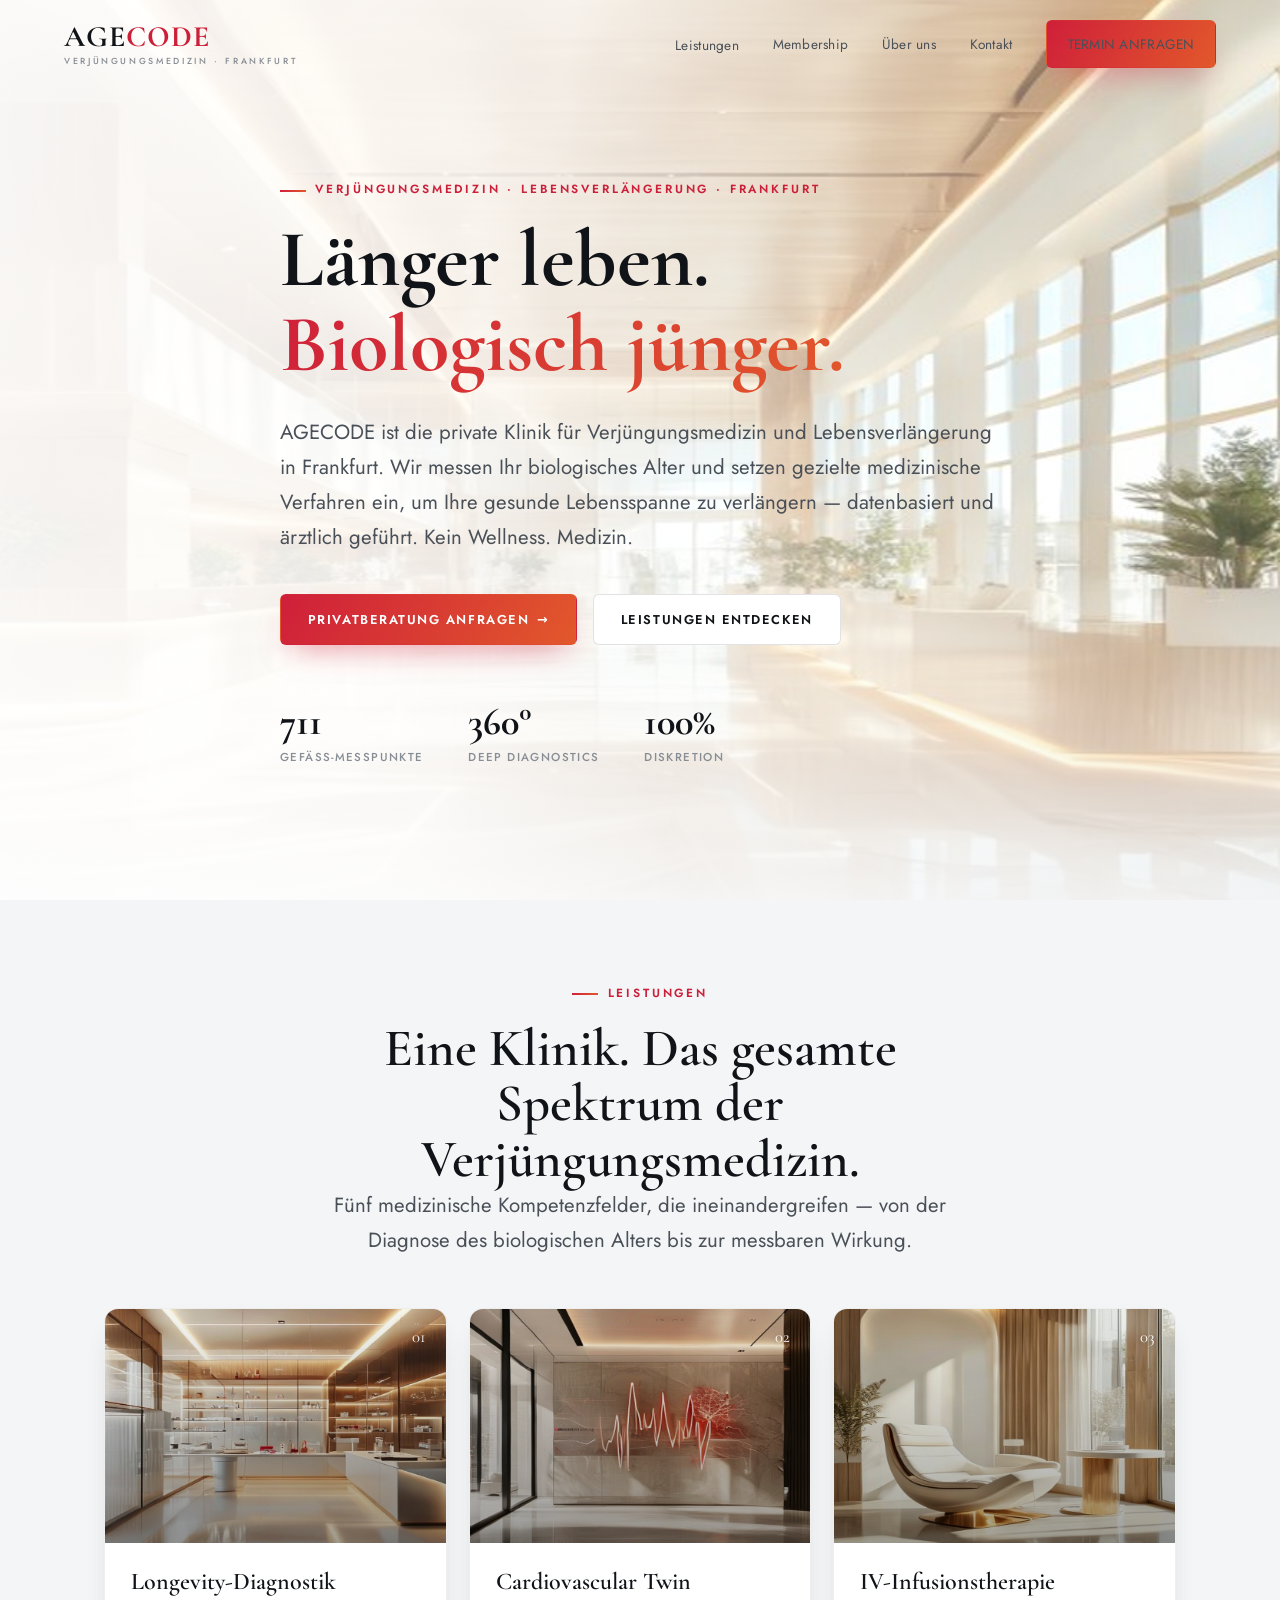
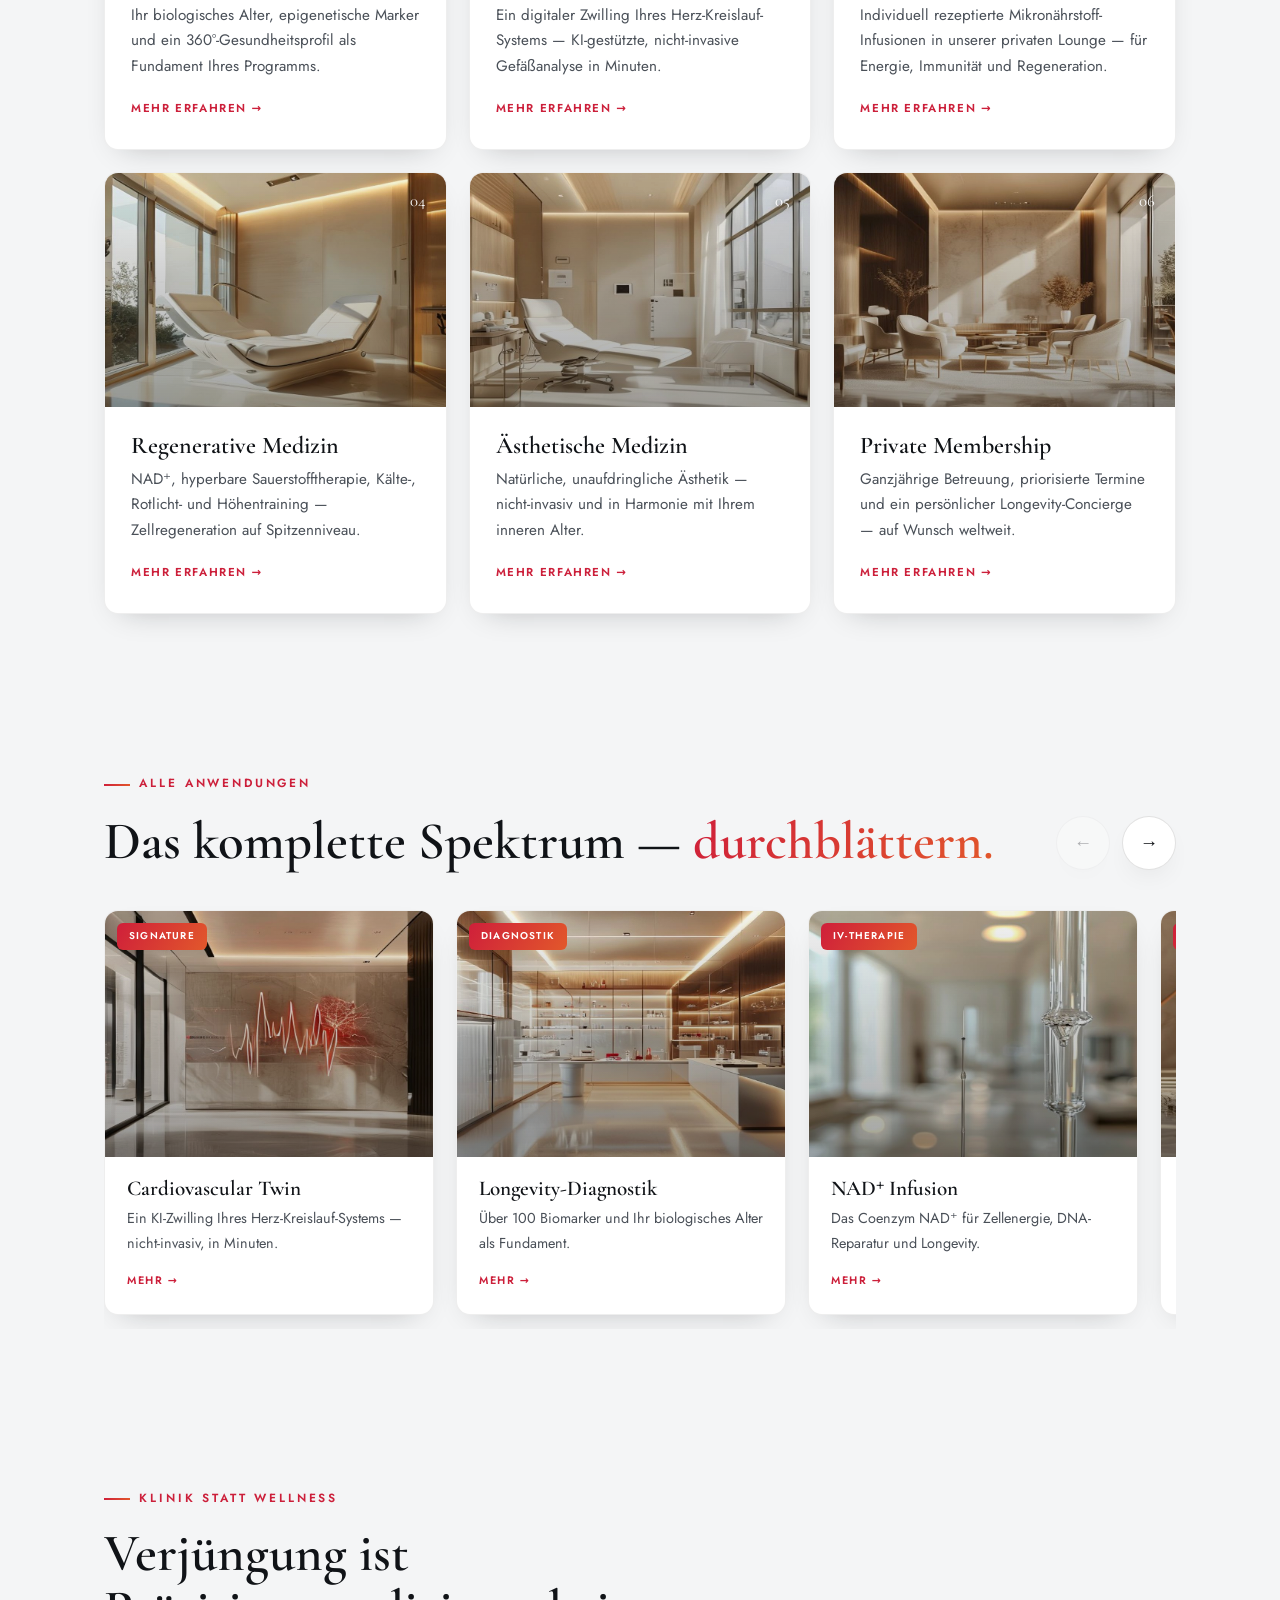
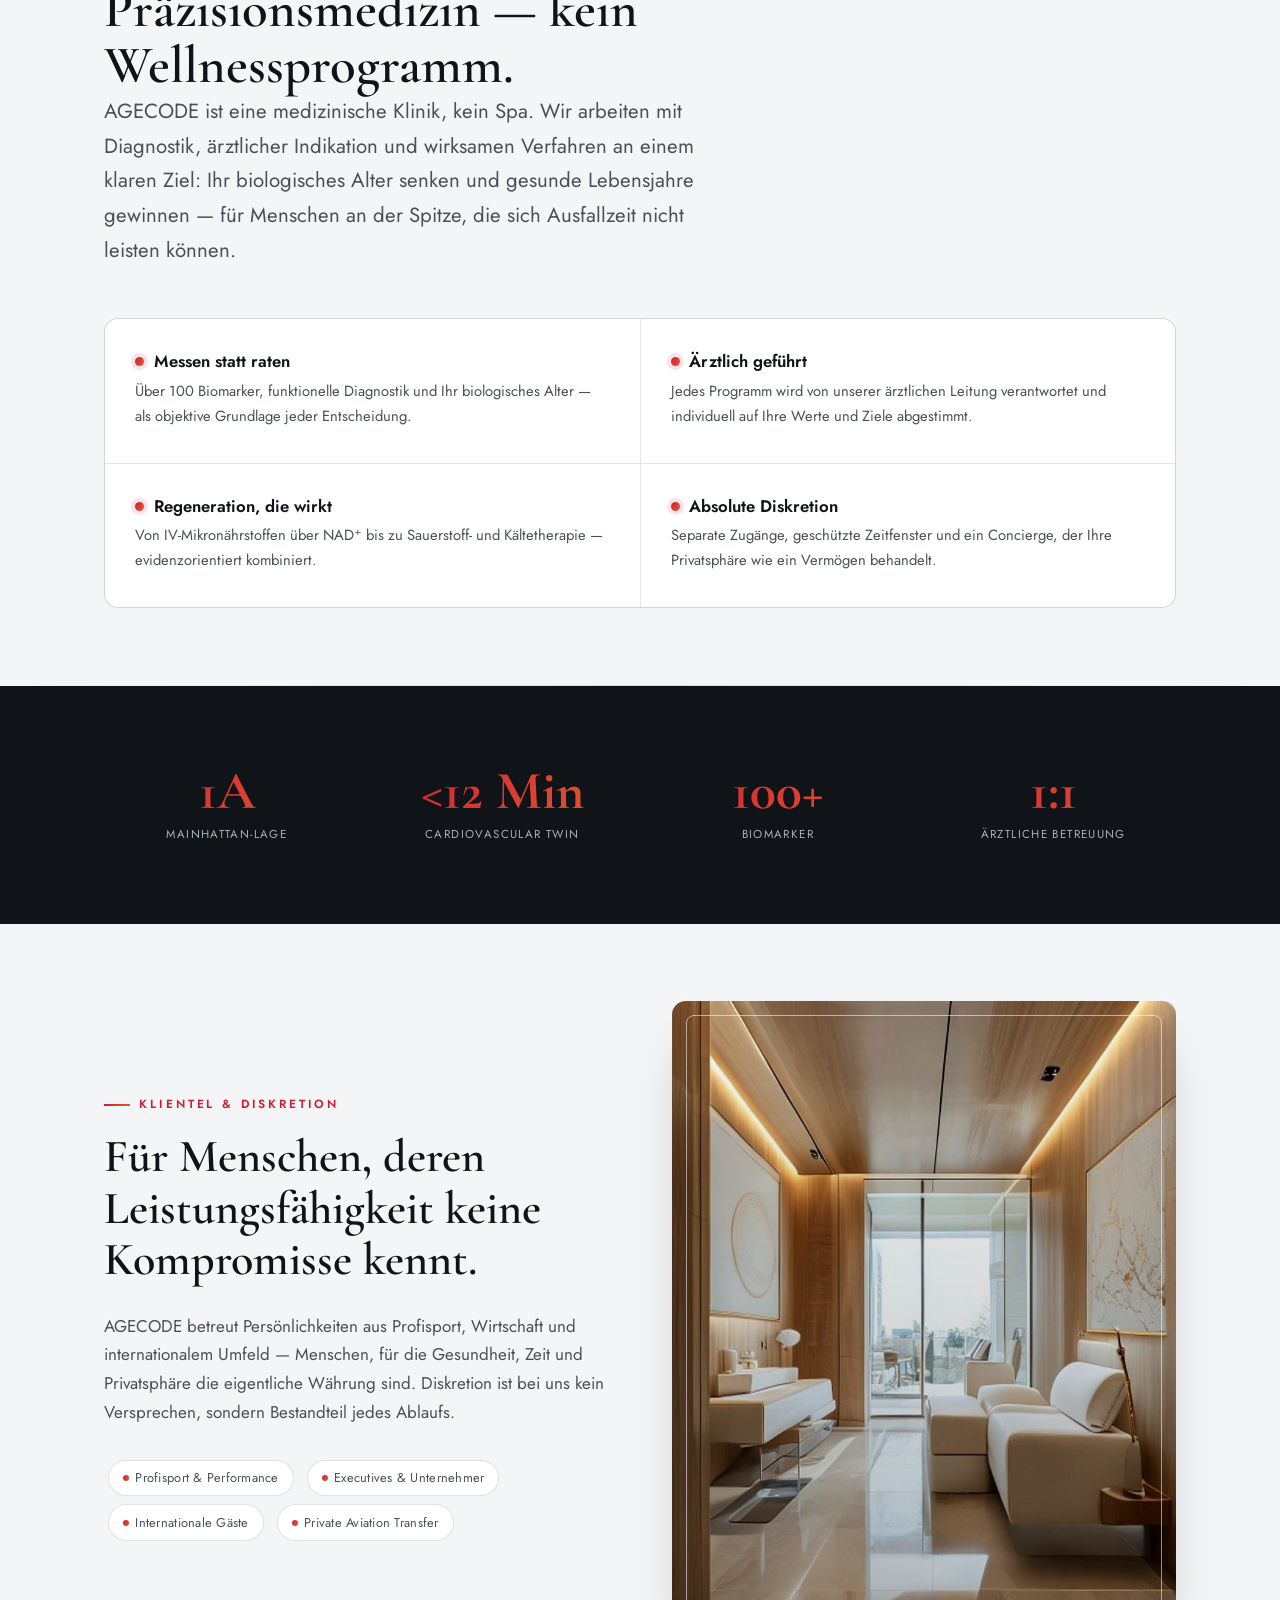
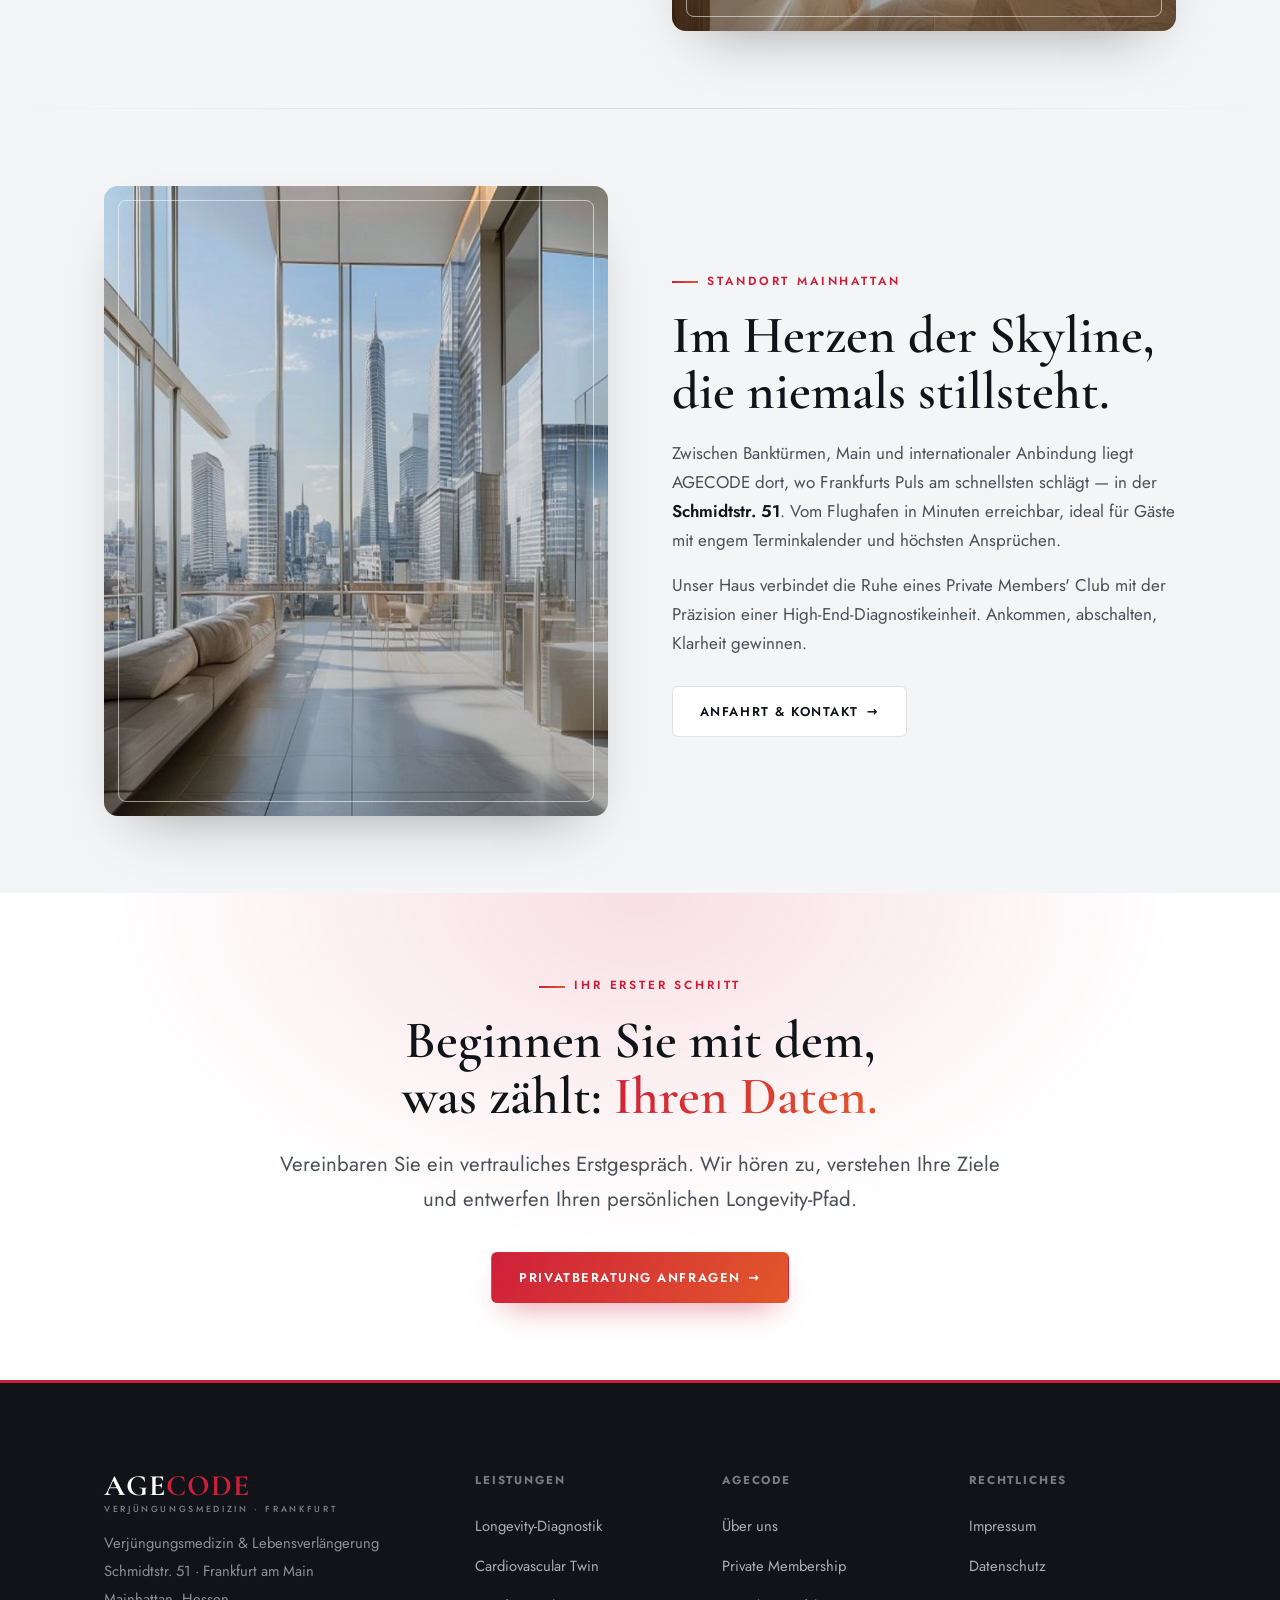
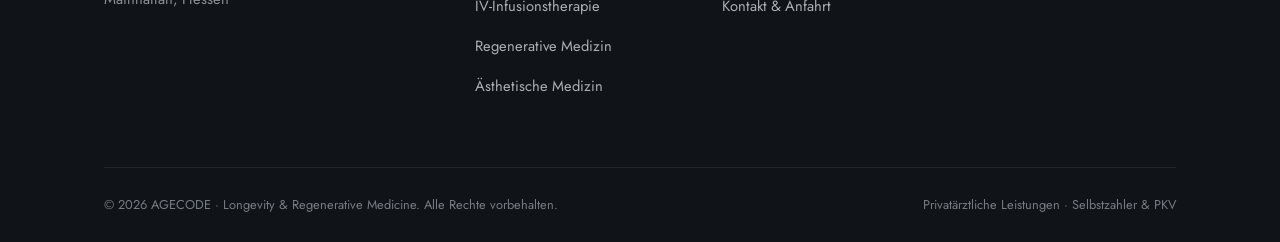
<file: index.html>
<!DOCTYPE html>
<html lang="de">
<head>
<meta charset="UTF-8">
<meta name="viewport" content="width=device-width, initial-scale=1">
<title>AGECODE Longevity Clinic Frankfurt | Verjüngungsmedizin & Lebensverlängerung</title>
<meta name="description" content="AGECODE ist die private Klinik für Verjüngungsmedizin und Lebensverlängerung in Frankfurt am Main. Medizinische Longevity-Programme: Diagnostik des biologischen Alters, Cardiovascular Twin, IV-Therapien, regenerative Verfahren und ästhetische Medizin. Für Selbstzahler und Privatpatienten.">
<meta name="keywords" content="Verjüngungsmedizin Frankfurt, Lebensverlängerung, Longevity Klinik Frankfurt, biologisches Alter senken, Anti-Aging Medizin Frankfurt, regenerative Medizin, NAD Infusion, Cardiovascular Twin, Präzisionsmedizin, Privatklinik Frankfurt">
<meta name="robots" content="index,follow">
<link rel="canonical" href="https://www.agecode.de/">
<meta property="og:type" content="website">
<meta property="og:title" content="AGECODE · Longevity & Regenerative Medicine Frankfurt">
<meta property="og:description" content="Exklusive Longevity- und Präventionsmedizin im Herzen von Frankfurt. Diagnostik, die das biologische Alter sichtbar macht — und Programme, die es verändern.">
<meta property="og:locale" content="de_DE">
<meta property="og:url" content="https://www.agecode.de/">
<link rel="preconnect" href="https://fonts.googleapis.com">
<link rel="preconnect" href="https://fonts.gstatic.com" crossorigin>
<link href="https://fonts.googleapis.com/css2?family=Cormorant+Garamond:wght@400;500;600;700&family=Jost:wght@300;400;500;600&display=swap" rel="stylesheet">
<link rel="stylesheet" href="styles.css">
<script type="application/ld+json">
{
  "@context":"https://schema.org",
  "@type":"MedicalBusiness",
  "name":"AGECODE Longevity Clinic",
  "description":"Precision-Health- und Longevity-Medizin in Frankfurt am Main für Privatpatienten und Selbstzahler: Diagnostik, Biohacking, regenerative und ästhetische Medizin.",
  "url":"https://www.agecode.de/",
  "areaServed":"Frankfurt am Main, Rhein-Main, Deutschland",
  "medicalSpecialty":["PreventiveMedicine","PlasticSurgery"],
  "priceRange":"€€€€",
  "address":{
    "@type":"PostalAddress",
    "streetAddress":"Schmidtstr. 51",
    "addressLocality":"Frankfurt am Main",
    "addressRegion":"Hessen",
    "addressCountry":"DE"
  }
}
</script>
</head>
<body>

<header class="hdr">
  <div class="hdr-in">
    <a class="brand" href="index.html">
      <b>AGE<span>CODE</span></b>
      <small>Verjüngungsmedizin · Frankfurt</small>
    </a>
    <nav class="nav" aria-label="Hauptnavigation">
      <div class="has-sub">
        <a href="#leistungen">Leistungen</a>
        <div class="sub">
          <a href="diagnostik.html"><b>Longevity-Diagnostik</b><em>Biological Age & Deep Profiling</em></a>
          <a href="cardiovascular-twin.html"><b>Cardiovascular Twin</b><em>KI-Herz-Kreislauf-Analyse</em></a>
          <a href="infusionstherapie.html"><b>IV-Infusionstherapie</b><em>Micronutrient Lounge</em></a>
          <a href="regeneration.html"><b>Regenerative Medizin</b><em>NAD⁺, HBOT, Biohacking</em></a>
          <a href="aesthetik.html"><b>Ästhetische Medizin</b><em>Natural Aesthetics</em></a>
        </div>
      </div>
      <a href="membership.html">Membership</a>
      <a href="ueber-uns.html">Über uns</a>
      <a href="kontakt.html">Kontakt</a>
      <a class="btn btn-gold" href="kontakt.html">Termin anfragen</a>
    </nav>
    <button class="burger" aria-label="Menü"><span></span><span></span><span></span></button>
  </div>
</header>

<!-- HERO -->
<section class="hero hero--photo">
  <div class="hero-photo"><img src="assets/hero.jpg" alt="AGECODE Longevity Clinic Frankfurt – Klinik für Verjüngungsmedizin"></div>
  <div class="hero-photo-ov"></div>
  <div class="wrap">
    <span class="eyebrow reveal">Verjüngungsmedizin · Lebensverlängerung · Frankfurt</span>
    <h1 class="reveal d1">Länger leben.<br><span class="gold-text">Biologisch jünger.</span></h1>
    <p class="lead reveal d2">AGECODE ist die private Klinik für Verjüngungsmedizin und Lebensverlängerung in Frankfurt. Wir messen Ihr biologisches Alter und setzen gezielte medizinische Verfahren ein, um Ihre gesunde Lebensspanne zu verlängern — datenbasiert und ärztlich geführt. Kein Wellness. Medizin.</p>
    <div class="hero-cta reveal d3">
      <a class="btn btn-gold" href="kontakt.html">Privatberatung anfragen <span class="arw">→</span></a>
      <a class="btn btn-ghost" href="#leistungen">Leistungen entdecken</a>
    </div>
    <div class="hero-meta reveal d4">
      <div><b>711</b><span>Gefäß-Messpunkte</span></div>
      <div><b>360°</b><span>Deep Diagnostics</span></div>
      <div><b>100%</b><span>Diskretion</span></div>
    </div>
  </div>
</section>

<!-- LEISTUNGEN -->
<section id="leistungen">
  <div class="wrap">
    <div class="sec-head center reveal">
      <span class="eyebrow">Leistungen</span>
      <h2>Eine Klinik. Das gesamte Spektrum der Verjüngungsmedizin.</h2>
      <p class="lead">Fünf medizinische Kompetenzfelder, die ineinandergreifen — von der Diagnose des biologischen Alters bis zur messbaren Wirkung.</p>
    </div>
    <div class="grid grid-3">
      <a class="card reveal" href="diagnostik.html">
        <span class="idx">01</span>
        <div class="card-img"><img src="assets/diagnostik.jpg" alt="Longevity-Diagnostik im Labor" loading="lazy"></div>
        <div class="card-body"><h3>Longevity-Diagnostik</h3><p>Ihr biologisches Alter, epigenetische Marker und ein 360°-Gesundheitsprofil als Fundament Ihres Programms.</p><span class="more">Mehr erfahren →</span></div>
      </a>
      <a class="card reveal d1" href="cardiovascular-twin.html">
        <span class="idx">02</span>
        <div class="card-img"><img src="assets/cardio.jpg" alt="KI-gestützte Herz-Kreislauf-Analyse" loading="lazy"></div>
        <div class="card-body"><h3>Cardiovascular Twin</h3><p>Ein digitaler Zwilling Ihres Herz-Kreislauf-Systems — KI-gestützte, nicht-invasive Gefäßanalyse in Minuten.</p><span class="more">Mehr erfahren →</span></div>
      </a>
      <a class="card reveal d2" href="infusionstherapie.html">
        <span class="idx">03</span>
        <div class="card-img"><img src="assets/iv.jpg" alt="IV-Infusionstherapie Lounge" loading="lazy"></div>
        <div class="card-body"><h3>IV-Infusionstherapie</h3><p>Individuell rezeptierte Mikronährstoff-Infusionen in unserer privaten Lounge — für Energie, Immunität und Regeneration.</p><span class="more">Mehr erfahren →</span></div>
      </a>
      <a class="card reveal" href="regeneration.html">
        <span class="idx">04</span>
        <div class="card-img"><img src="assets/regeneration.jpg" alt="Regenerative Medizin und Biohacking" loading="lazy"></div>
        <div class="card-body"><h3>Regenerative Medizin</h3><p>NAD⁺, hyperbare Sauerstofftherapie, Kälte-, Rotlicht- und Höhentraining — Zellregeneration auf Spitzenniveau.</p><span class="more">Mehr erfahren →</span></div>
      </a>
      <a class="card reveal d1" href="aesthetik.html">
        <span class="idx">05</span>
        <div class="card-img"><img src="assets/aesthetics.jpg" alt="Ästhetische Medizin" loading="lazy"></div>
        <div class="card-body"><h3>Ästhetische Medizin</h3><p>Natürliche, unaufdringliche Ästhetik — nicht-invasiv und in Harmonie mit Ihrem inneren Alter.</p><span class="more">Mehr erfahren →</span></div>
      </a>
      <a class="card reveal d2" href="membership.html">
        <span class="idx">06</span>
        <div class="card-img"><img src="assets/membership.jpg" alt="Private Membership und Concierge" loading="lazy"></div>
        <div class="card-body"><h3>Private Membership</h3><p>Ganzjährige Betreuung, priorisierte Termine und ein persönlicher Longevity-Concierge — auf Wunsch weltweit.</p><span class="more">Mehr erfahren →</span></div>
      </a>
    </div>
  </div>
</section>

<!-- ALLE ANWENDUNGEN — KARUSSELL -->
<section id="anwendungen">
  <div class="wrap">
    <div class="carousel" data-carousel>
      <div class="car-head reveal">
        <div>
          <span class="eyebrow">Alle Anwendungen</span>
          <h2>Das komplette Spektrum — <span class="gold-text">durchblättern.</span></h2>
        </div>
        <div class="car-nav">
          <button class="car-btn" data-prev aria-label="Zurück">←</button>
          <button class="car-btn" data-next aria-label="Weiter">→</button>
        </div>
      </div>
      <div class="car-viewport">
        <div class="carousel-track">

          <a class="ccard" href="cardiovascular-twin.html">
            <div class="ccard-img"><span class="ccard-tag">Signature</span><img src="assets/cardio.jpg" alt="Cardiovascular Twin" loading="lazy"></div>
            <div class="ccard-body"><h3>Cardiovascular Twin</h3><p>Ein KI-Zwilling Ihres Herz-Kreislauf-Systems — nicht-invasiv, in Minuten.</p><span class="more">Mehr →</span></div>
          </a>

          <a class="ccard" href="diagnostik.html">
            <div class="ccard-img"><span class="ccard-tag">Diagnostik</span><img src="assets/diagnostik.jpg" alt="Longevity-Diagnostik" loading="lazy"></div>
            <div class="ccard-body"><h3>Longevity-Diagnostik</h3><p>Über 100 Biomarker und Ihr biologisches Alter als Fundament.</p><span class="more">Mehr →</span></div>
          </a>

          <a class="ccard" href="infusionstherapie.html">
            <div class="ccard-img"><span class="ccard-tag">IV-Therapie</span><img src="assets/nad.jpg" alt="NAD+ Infusion" loading="lazy"></div>
            <div class="ccard-body"><h3>NAD⁺ Infusion</h3><p>Das Coenzym NAD⁺ für Zellenergie, DNA-Reparatur und Longevity.</p><span class="more">Mehr →</span></div>
          </a>

          <a class="ccard" href="infusionstherapie.html">
            <div class="ccard-img"><span class="ccard-tag">IV-Therapie</span><img src="assets/glutathione.jpg" alt="Glutathion Infusion" loading="lazy"></div>
            <div class="ccard-body"><h3>Glutathion</h3><p>Das Master-Antioxidans für Zellschutz, Entgiftung und Glow.</p><span class="more">Mehr →</span></div>
          </a>

          <a class="ccard" href="infusionstherapie.html">
            <div class="ccard-img"><span class="ccard-tag">IV-Therapie</span><img src="assets/vitaminc.jpg" alt="Vitamin C Hochdosis" loading="lazy"></div>
            <div class="ccard-body"><h3>Vitamin C Hochdosis</h3><p>Intravenöses Vitamin C zur Stärkung der körpereigenen Abwehr.</p><span class="more">Mehr →</span></div>
          </a>

          <a class="ccard" href="infusionstherapie.html">
            <div class="ccard-img"><span class="ccard-tag">IV-Therapie</span><img src="assets/betterage.jpg" alt="Better Age Drip" loading="lazy"></div>
            <div class="ccard-body"><h3>Better Age Drip</h3><p>Aminosäuren-Formel für Zellregeneration und Hautelastizität.</p><span class="more">Mehr →</span></div>
          </a>

          <a class="ccard" href="infusionstherapie.html">
            <div class="ccard-img"><span class="ccard-tag">IV-Therapie</span><img src="assets/energy.jpg" alt="Energy Amino Infusion" loading="lazy"></div>
            <div class="ccard-body"><h3>Energy Amino + B</h3><p>Aminosäuren und B-Vitamine für Fokus, Nervenkraft und Leistung.</p><span class="more">Mehr →</span></div>
          </a>

          <a class="ccard" href="infusionstherapie.html">
            <div class="ccard-img"><span class="ccard-tag">IV-Therapie</span><img src="assets/beauty.jpg" alt="Beauty Drip" loading="lazy"></div>
            <div class="ccard-body"><h3>Perfect Beauty Drip</h3><p>Biotin und Aminosäuren für Haut, Haare und Nägel.</p><span class="more">Mehr →</span></div>
          </a>

          <a class="ccard" href="regeneration.html">
            <div class="ccard-img"><span class="ccard-tag">Regeneration</span><img src="assets/cryo.jpg" alt="Kryotherapie" loading="lazy"></div>
            <div class="ccard-body"><h3>Kryotherapie</h3><p>Ganzkörperkälte aktiviert Kreislauf, senkt Entzündung, beschleunigt Erholung.</p><span class="more">Mehr →</span></div>
          </a>

          <a class="ccard" href="regeneration.html">
            <div class="ccard-img"><span class="ccard-tag">Regeneration</span><img src="assets/ihht.jpg" alt="IHHT Höhentraining" loading="lazy"></div>
            <div class="ccard-body"><h3>IHHT · Höhentraining</h3><p>Sauerstoff-Intervalle im Liegen trainieren Ihre Zellkraftwerke.</p><span class="more">Mehr →</span></div>
          </a>

          <a class="ccard" href="regeneration.html">
            <div class="ccard-img"><span class="ccard-tag">Regeneration</span><img src="assets/redlight.jpg" alt="Rotlichttherapie" loading="lazy"></div>
            <div class="ccard-body"><h3>Rotlichttherapie</h3><p>Rotes und nah-infrarotes Licht für Zellenergie, Haut und Regeneration.</p><span class="more">Mehr →</span></div>
          </a>

          <a class="ccard" href="regeneration.html">
            <div class="ccard-img"><span class="ccard-tag">Regeneration</span><img src="assets/hbot.jpg" alt="Hyperbare Sauerstofftherapie" loading="lazy"></div>
            <div class="ccard-body"><h3>Hyperbare Sauerstofftherapie</h3><p>Sauerstoff unter leichtem Überdruck für Durchblutung und Regeneration.</p><span class="more">Mehr →</span></div>
          </a>

          <a class="ccard" href="regeneration.html">
            <div class="ccard-img"><span class="ccard-tag">Regeneration</span><img src="assets/lymph.jpg" alt="Lymphdrainage" loading="lazy"></div>
            <div class="ccard-body"><h3>Lymphdrainage</h3><p>Sequenzielle Kompression aktiviert Lymphfluss und Entstauung.</p><span class="more">Mehr →</span></div>
          </a>

          <a class="ccard" href="regeneration.html">
            <div class="ccard-img"><span class="ccard-tag">Regeneration</span><img src="assets/pemf.jpg" alt="Magnetfeldtherapie" loading="lazy"></div>
            <div class="ccard-body"><h3>Magnetfeldtherapie</h3><p>Pulsierende Magnetfelder für Zellregeneration und energetischen Ausgleich.</p><span class="more">Mehr →</span></div>
          </a>

          <a class="ccard" href="regeneration.html">
            <div class="ccard-img"><span class="ccard-tag">Regeneration</span><img src="assets/mms.jpg" alt="MMS Muskelstimulation" loading="lazy"></div>
            <div class="ccard-body"><h3>MMS-Muskelstimulation</h3><p>Magnetische Muskelstimulation im Liegen — Aufbau ohne Anstrengung.</p><span class="more">Mehr →</span></div>
          </a>

          <a class="ccard" href="regeneration.html">
            <div class="ccard-img"><span class="ccard-tag">Regeneration</span><img src="assets/pelvic.jpg" alt="Beckenbodentraining" loading="lazy"></div>
            <div class="ccard-body"><h3>Beckenbodentraining</h3><p>Tausende gezielte Kontraktionen stärken die Körpermitte.</p><span class="more">Mehr →</span></div>
          </a>

          <a class="ccard" href="regeneration.html">
            <div class="ccard-img"><span class="ccard-tag">Regeneration</span><img src="assets/breath.jpg" alt="Breathwork" loading="lazy"></div>
            <div class="ccard-body"><h3>Breathwork</h3><p>Angeleitete Atemarbeit für Fokus, Ruhe und besseren Schlaf.</p><span class="more">Mehr →</span></div>
          </a>

          <a class="ccard" href="regeneration.html">
            <div class="ccard-img"><span class="ccard-tag">Regeneration</span><img src="assets/bone.jpg" alt="Knochendichte-Training" loading="lazy"></div>
            <div class="ccard-body"><h3>Knochendichte-Training</h3><p>Kurze Maximalreize aktivieren Knochenaufbau und Tiefenmuskulatur.</p><span class="more">Mehr →</span></div>
          </a>

          <a class="ccard" href="aesthetik.html">
            <div class="ccard-img"><span class="ccard-tag">Ästhetik</span><img src="assets/hautanalyse.jpg" alt="Hautanalyse" loading="lazy"></div>
            <div class="ccard-body"><h3>Hautanalyse</h3><p>Datengestützte Tiefenanalyse Ihrer Haut als Grundlage jeder Empfehlung.</p><span class="more">Mehr →</span></div>
          </a>

          <a class="ccard" href="aesthetik.html">
            <div class="ccard-img"><span class="ccard-tag">Ästhetik</span><img src="assets/aesthetics.jpg" alt="Ästhetische Medizin" loading="lazy"></div>
            <div class="ccard-body"><h3>Ästhetische Medizin</h3><p>Natürliche, nicht-invasive Ästhetik in Harmonie mit Ihrem inneren Alter.</p><span class="more">Mehr →</span></div>
          </a>

        </div>
      </div>
    </div>
  </div>
</section>

<!-- INTRO / USP -->
<section id="ansatz">
  <div class="wrap">
    <div class="sec-head reveal">
      <span class="eyebrow">Klinik statt Wellness</span>
      <h2>Verjüngung ist Präzisionsmedizin — kein Wellnessprogramm.</h2>
      <p class="lead">AGECODE ist eine medizinische Klinik, kein Spa. Wir arbeiten mit Diagnostik, ärztlicher Indikation und wirksamen Verfahren an einem klaren Ziel: Ihr biologisches Alter senken und gesunde Lebensjahre gewinnen — für Menschen an der Spitze, die sich Ausfallzeit nicht leisten können.</p>
    </div>
    <div class="feat reveal">
      <div><h4><span class="dot"></span>Messen statt raten</h4><p>Über 100 Biomarker, funktionelle Diagnostik und Ihr biologisches Alter — als objektive Grundlage jeder Entscheidung.</p></div>
      <div><h4><span class="dot"></span>Ärztlich geführt</h4><p>Jedes Programm wird von unserer ärztlichen Leitung verantwortet und individuell auf Ihre Werte und Ziele abgestimmt.</p></div>
      <div><h4><span class="dot"></span>Regeneration, die wirkt</h4><p>Von IV-Mikronährstoffen über NAD⁺ bis zu Sauerstoff- und Kältetherapie — evidenzorientiert kombiniert.</p></div>
      <div><h4><span class="dot"></span>Absolute Diskretion</h4><p>Separate Zugänge, geschützte Zeitfenster und ein Concierge, der Ihre Privatsphäre wie ein Vermögen behandelt.</p></div>
    </div>
  </div>
</section>

<hr class="divider">

<!-- STATS BAND -->
<section class="band">
  <div class="wrap">
    <div class="stats">
      <div class="reveal"><b>1A</b><span>Mainhattan-Lage</span></div>
      <div class="reveal d1"><b>&lt;12&nbsp;Min</b><span>Cardiovascular Twin</span></div>
      <div class="reveal d2"><b>100+</b><span>Biomarker</span></div>
      <div class="reveal d3"><b>1:1</b><span>Ärztliche Betreuung</span></div>
    </div>
  </div>
</section>

<!-- CLIENTELE / DISKRETION -->
<section id="klientel">
  <div class="wrap split">
    <div class="reveal">
      <span class="eyebrow">Klientel & Diskretion</span>
      <p class="quote">Für Menschen, deren Leistungsfähigkeit keine Kompromisse kennt.</p>
      <p style="margin-top:1.6rem">AGECODE betreut Persönlichkeiten aus Profisport, Wirtschaft und internationalem Umfeld — Menschen, für die Gesundheit, Zeit und Privatsphäre die eigentliche Währung sind. Diskretion ist bei uns kein Versprechen, sondern Bestandteil jedes Ablaufs.</p>
      <div style="margin-top:1.8rem">
        <span class="pill"><span class="dot"></span>Profisport & Performance</span>
        <span class="pill"><span class="dot"></span>Executives & Unternehmer</span>
        <span class="pill"><span class="dot"></span>Internationale Gäste</span>
        <span class="pill"><span class="dot"></span>Private Aviation Transfer</span>
      </div>
    </div>
    <div class="split-media reveal d1">
      <img src="assets/suite.jpg" alt="Private Suite bei AGECODE Frankfurt">
      <span class="frame"></span>
    </div>
  </div>
</section>

<hr class="divider">

<!-- FRANKFURT -->
<section id="frankfurt">
  <div class="wrap split rev">
    <div class="split-media reveal">
      <img src="assets/frankfurt.jpg" alt="Frankfurt Skyline Mainhattan">
      <span class="frame"></span>
    </div>
    <div class="reveal d1">
      <span class="eyebrow">Standort Mainhattan</span>
      <h2>Im Herzen der Skyline, die niemals stillsteht.</h2>
      <p style="margin-top:1.2rem">Zwischen Banktürmen, Main und internationaler Anbindung liegt AGECODE dort, wo Frankfurts Puls am schnellsten schlägt — in der <strong>Schmidtstr. 51</strong>. Vom Flughafen in Minuten erreichbar, ideal für Gäste mit engem Terminkalender und höchsten Ansprüchen.</p>
      <p style="margin-top:1rem">Unser Haus verbindet die Ruhe eines Private Members' Club mit der Präzision einer High-End-Diagnostikeinheit. Ankommen, abschalten, Klarheit gewinnen.</p>
      <a class="btn btn-ghost" style="margin-top:1.8rem" href="kontakt.html">Anfahrt & Kontakt <span class="arw">→</span></a>
    </div>
  </div>
</section>

<!-- CTA -->
<section class="cta">
  <div class="cta-bg"></div>
  <div class="wrap reveal">
    <span class="eyebrow">Ihr erster Schritt</span>
    <h2>Beginnen Sie mit dem, was zählt: <span class="gold-text">Ihren Daten.</span></h2>
    <p class="lead" style="margin:0 auto 2.2rem">Vereinbaren Sie ein vertrauliches Erstgespräch. Wir hören zu, verstehen Ihre Ziele und entwerfen Ihren persönlichen Longevity-Pfad.</p>
    <a class="btn btn-gold" href="kontakt.html">Privatberatung anfragen <span class="arw">→</span></a>
  </div>
</section>

<!-- FOOTER -->
<footer class="ftr">
  <div class="wrap">
    <div class="ftr-top">
      <div>
        <a class="brand" href="index.html"><b>AGE<span>CODE</span></b><small>Verjüngungsmedizin · Frankfurt</small></a>
        <p class="addr">Verjüngungsmedizin & Lebensverlängerung<br>Schmidtstr. 51 · Frankfurt am Main<br>Mainhattan, Hessen</p>
      </div>
      <div>
        <h5>Leistungen</h5>
        <ul>
          <li><a href="diagnostik.html">Longevity-Diagnostik</a></li>
          <li><a href="cardiovascular-twin.html">Cardiovascular Twin</a></li>
          <li><a href="infusionstherapie.html">IV-Infusionstherapie</a></li>
          <li><a href="regeneration.html">Regenerative Medizin</a></li>
          <li><a href="aesthetik.html">Ästhetische Medizin</a></li>
        </ul>
      </div>
      <div>
        <h5>AGECODE</h5>
        <ul>
          <li><a href="ueber-uns.html">Über uns</a></li>
          <li><a href="membership.html">Private Membership</a></li>
          <li><a href="kontakt.html">Kontakt & Anfahrt</a></li>
        </ul>
      </div>
      <div>
        <h5>Rechtliches</h5>
        <ul>
          <li><a href="impressum.html">Impressum</a></li>
          <li><a href="datenschutz.html">Datenschutz</a></li>
        </ul>
      </div>
    </div>
    <div class="ftr-bot">
      <span>© <span data-year>2026</span> AGECODE · Longevity & Regenerative Medicine. Alle Rechte vorbehalten.</span>
      <span>Privatärztliche Leistungen · Selbstzahler & PKV</span>
    </div>
  </div>
</footer>

<script src="script.js"></script>
</body>
</html>
</file>
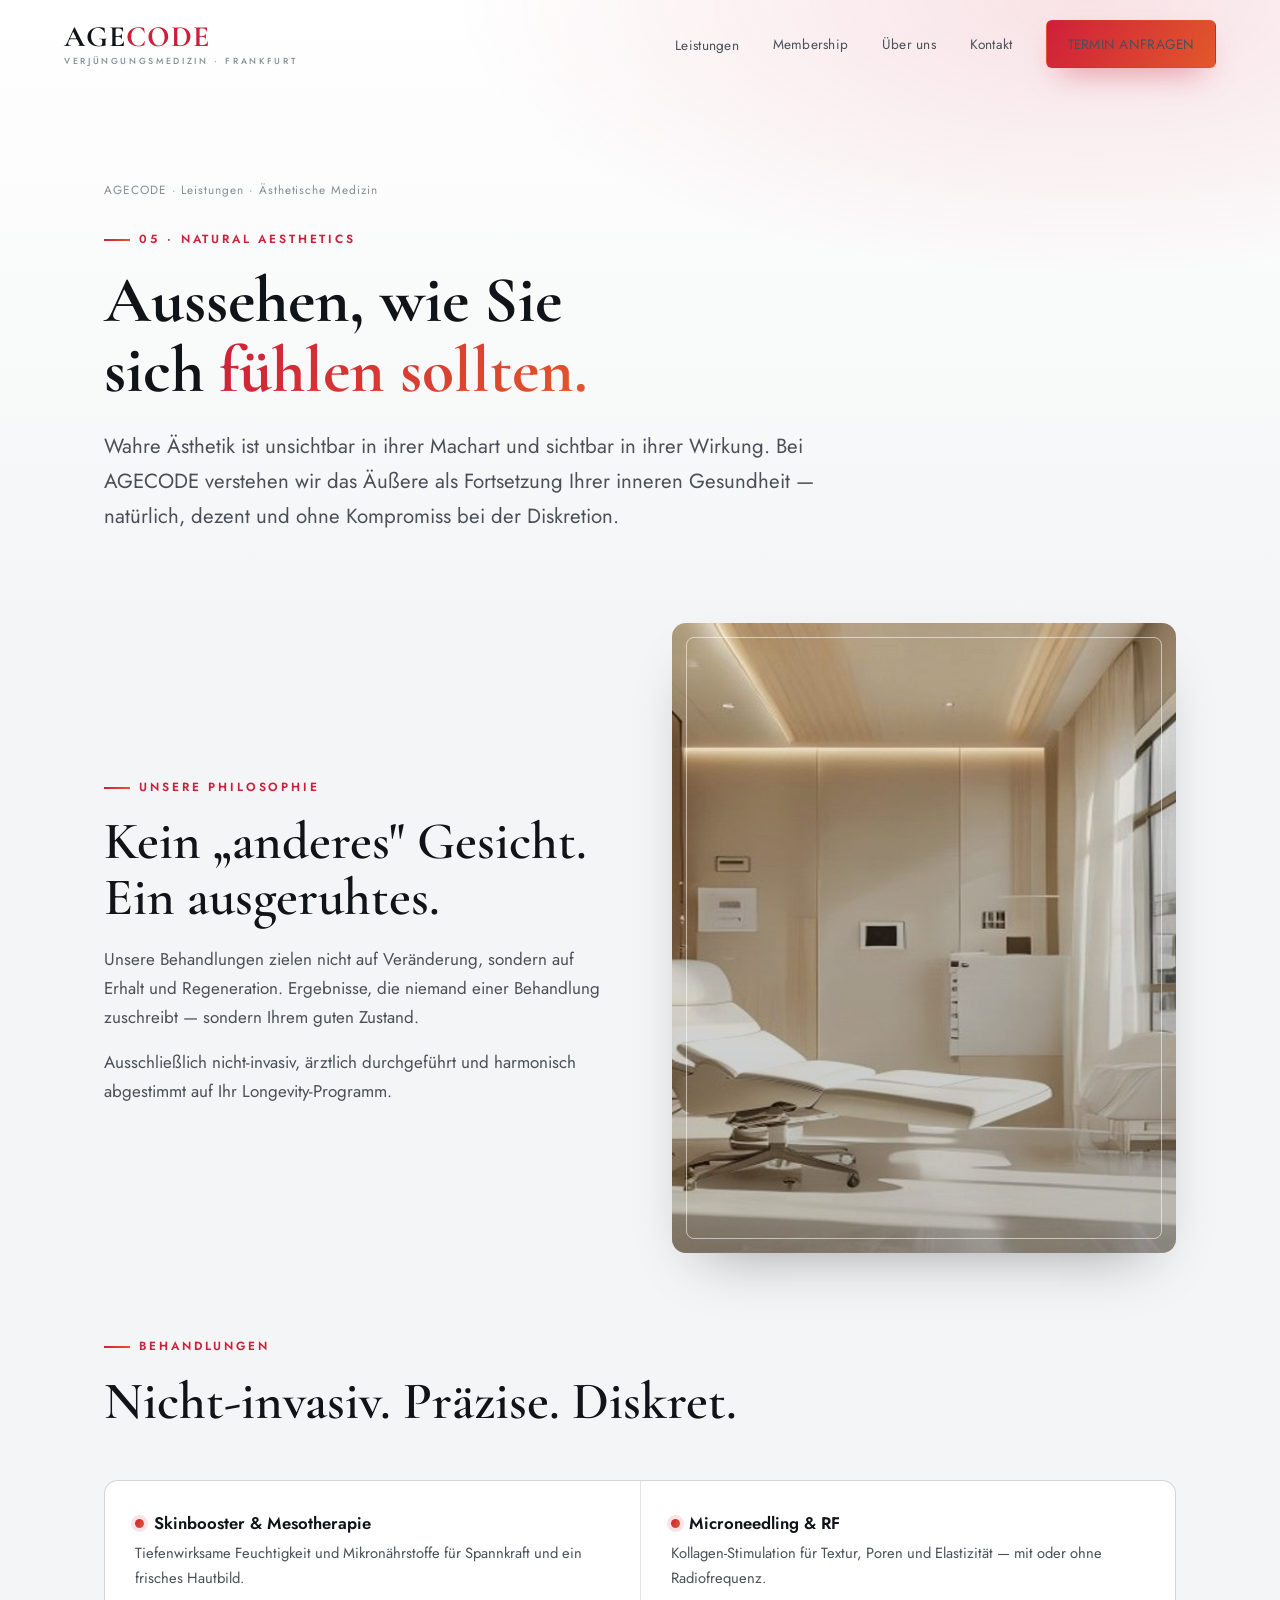
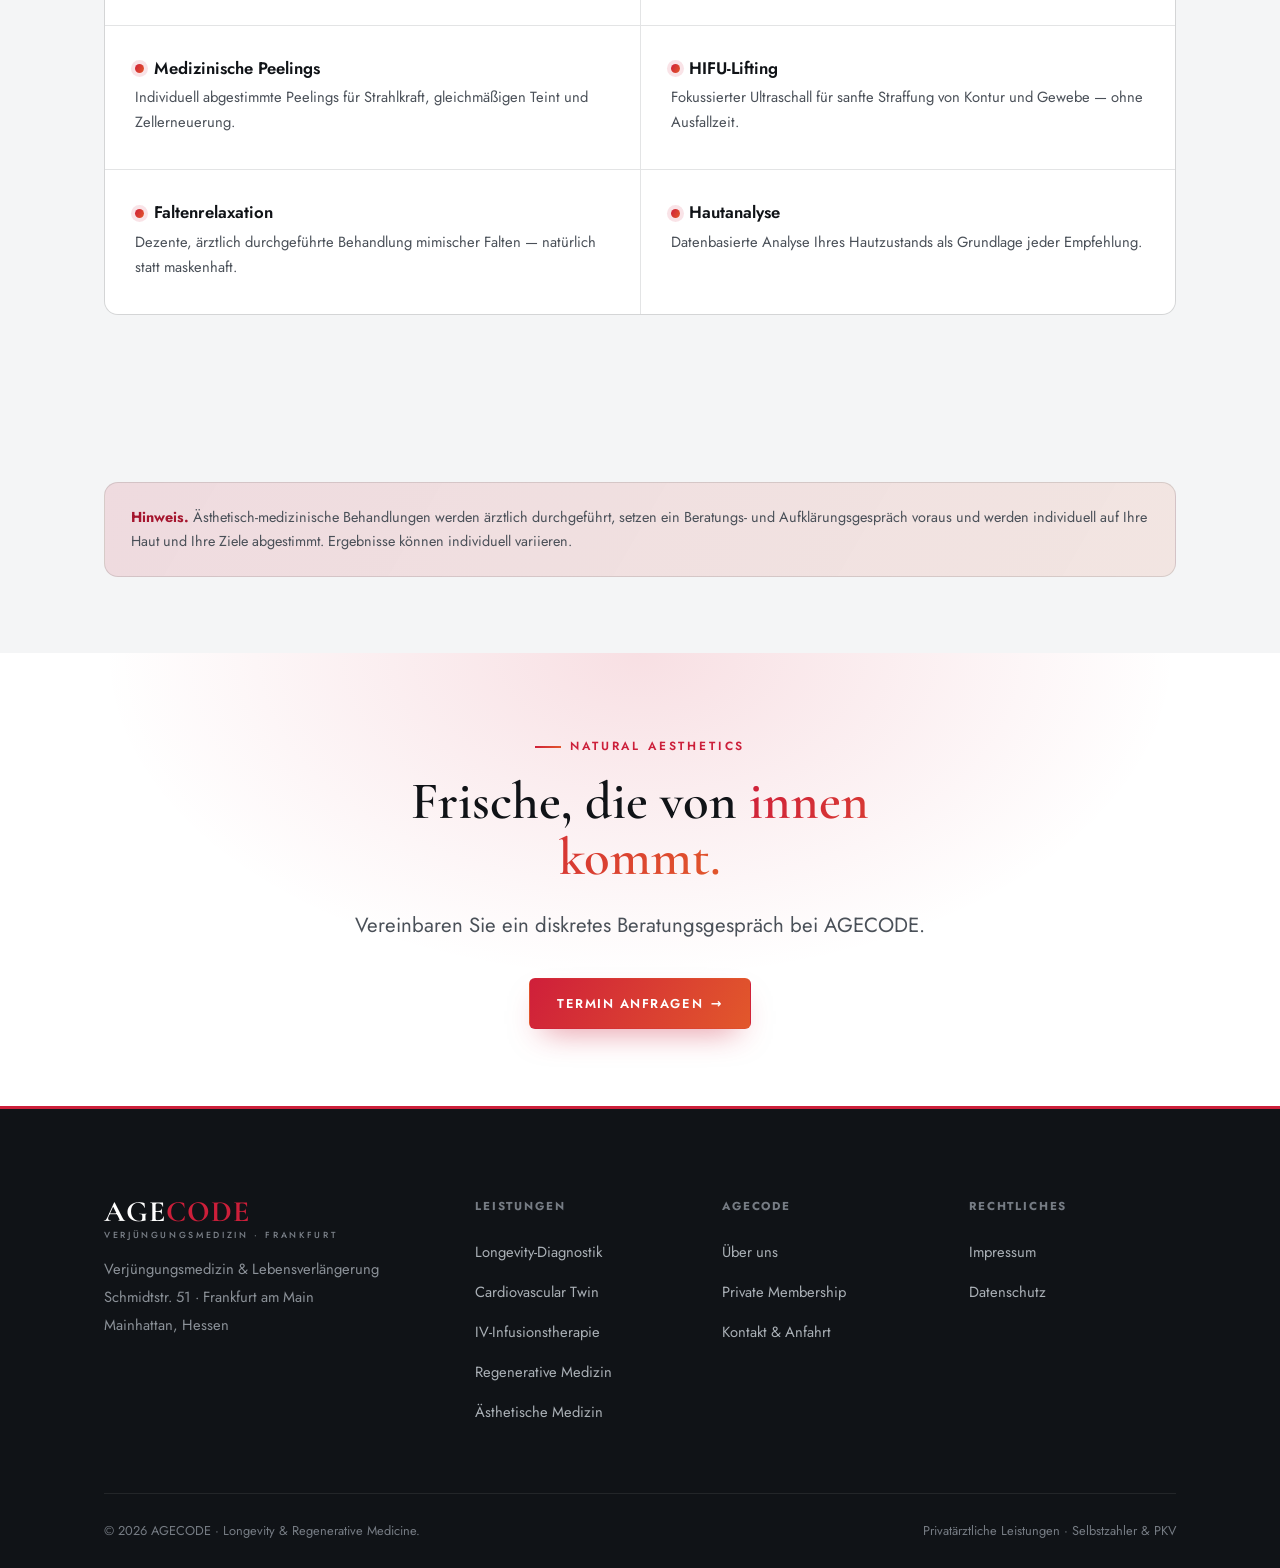
<file: aesthetik.html>
<!DOCTYPE html>
<html lang="de">
<head>
<meta charset="UTF-8">
<meta name="viewport" content="width=device-width, initial-scale=1">
<title>Ästhetische Medizin Frankfurt · Natural Aesthetics | AGECODE</title>
<meta name="description" content="Nicht-invasive ästhetische Medizin bei AGECODE Frankfurt: natürliche Ergebnisse durch Skinbooster, Microneedling, medizinische Peelings, HIFU und schonende Verfahren — in Harmonie mit Ihrem inneren Alter.">
<meta name="keywords" content="ästhetische Medizin Frankfurt, Faltenbehandlung Frankfurt, Skinbooster, Microneedling Frankfurt, HIFU Frankfurt, natürliche Ästhetik, Anti-Aging Behandlung">
<link rel="canonical" href="https://www.agecode.de/aesthetik.html">
<meta property="og:title" content="Ästhetische Medizin · Natural Aesthetics | AGECODE Frankfurt">
<meta property="og:description" content="Natürliche, unaufdringliche Ästhetik — nicht-invasiv und diskret.">
<link rel="preconnect" href="https://fonts.googleapis.com">
<link rel="preconnect" href="https://fonts.gstatic.com" crossorigin>
<link href="https://fonts.googleapis.com/css2?family=Cormorant+Garamond:wght@400;500;600;700&family=Jost:wght@300;400;500;600&display=swap" rel="stylesheet">
<link rel="stylesheet" href="styles.css">
</head>
<body>

<header class="hdr">
  <div class="hdr-in">
    <a class="brand" href="index.html"><b>AGE<span>CODE</span></b><small>Verjüngungsmedizin · Frankfurt</small></a>
    <nav class="nav" aria-label="Hauptnavigation">
      <div class="has-sub">
        <a href="index.html#leistungen">Leistungen</a>
        <div class="sub">
          <a href="diagnostik.html"><b>Longevity-Diagnostik</b><em>Biological Age & Deep Profiling</em></a>
          <a href="cardiovascular-twin.html"><b>Cardiovascular Twin</b><em>KI-Herz-Kreislauf-Analyse</em></a>
          <a href="infusionstherapie.html"><b>IV-Infusionstherapie</b><em>Micronutrient Lounge</em></a>
          <a href="regeneration.html"><b>Regenerative Medizin</b><em>NAD⁺, HBOT, Biohacking</em></a>
          <a href="aesthetik.html"><b>Ästhetische Medizin</b><em>Natural Aesthetics</em></a>
        </div>
      </div>
      <a href="membership.html">Membership</a>
      <a href="ueber-uns.html">Über uns</a>
      <a href="kontakt.html">Kontakt</a>
      <a class="btn btn-gold" href="kontakt.html">Termin anfragen</a>
    </nav>
    <button class="burger" aria-label="Menü"><span></span><span></span><span></span></button>
  </div>
</header>

<section class="phero">
  <div class="phero-bg"></div>
  <div class="wrap">
    <div class="crumbs reveal"><a href="index.html">AGECODE</a> · <a href="index.html#leistungen">Leistungen</a> · Ästhetische Medizin</div>
    <span class="eyebrow reveal">05 · Natural Aesthetics</span>
    <h1 class="reveal d1">Aussehen, wie Sie sich <span class="gold-text">fühlen sollten.</span></h1>
    <p class="lead reveal d2">Wahre Ästhetik ist unsichtbar in ihrer Machart und sichtbar in ihrer Wirkung. Bei AGECODE verstehen wir das Äußere als Fortsetzung Ihrer inneren Gesundheit — natürlich, dezent und ohne Kompromiss bei der Diskretion.</p>
  </div>
</section>

<section style="padding-top:0">
  <div class="wrap split">
    <div class="reveal">
      <span class="eyebrow">Unsere Philosophie</span>
      <h2>Kein „anderes" Gesicht. Ein ausgeruhtes.</h2>
      <p style="margin-top:1.2rem">Unsere Behandlungen zielen nicht auf Veränderung, sondern auf Erhalt und Regeneration. Ergebnisse, die niemand einer Behandlung zuschreibt — sondern Ihrem guten Zustand.</p>
      <p style="margin-top:1rem">Ausschließlich nicht-invasiv, ärztlich durchgeführt und harmonisch abgestimmt auf Ihr Longevity-Programm.</p>
    </div>
    <div class="split-media reveal d1">
      <img src="assets/aesthetics.jpg" alt="Ästhetische Medizin Behandlungsraum">
      <span class="frame"></span>
    </div>
  </div>
</section>

<section style="padding-top:0">
  <div class="wrap">
    <div class="sec-head reveal"><span class="eyebrow">Behandlungen</span><h2>Nicht-invasiv. Präzise. Diskret.</h2></div>
    <div class="feat reveal">
      <div><h4><span class="dot"></span>Skinbooster & Mesotherapie</h4><p>Tiefenwirksame Feuchtigkeit und Mikronährstoffe für Spannkraft und ein frisches Hautbild.</p></div>
      <div><h4><span class="dot"></span>Microneedling & RF</h4><p>Kollagen-Stimulation für Textur, Poren und Elastizität — mit oder ohne Radiofrequenz.</p></div>
      <div><h4><span class="dot"></span>Medizinische Peelings</h4><p>Individuell abgestimmte Peelings für Strahlkraft, gleichmäßigen Teint und Zellerneuerung.</p></div>
      <div><h4><span class="dot"></span>HIFU-Lifting</h4><p>Fokussierter Ultraschall für sanfte Straffung von Kontur und Gewebe — ohne Ausfallzeit.</p></div>
      <div><h4><span class="dot"></span>Faltenrelaxation</h4><p>Dezente, ärztlich durchgeführte Behandlung mimischer Falten — natürlich statt maskenhaft.</p></div>
      <div><h4><span class="dot"></span>Hautanalyse</h4><p>Datenbasierte Analyse Ihres Hautzustands als Grundlage jeder Empfehlung.</p></div>
    </div>
  </div>
</section>

<section style="padding-top:clamp(48px,7vw,90px)">
  <div class="wrap reveal">
    <div class="notice">
      <b>Hinweis.</b> Ästhetisch-medizinische Behandlungen werden ärztlich durchgeführt, setzen ein Beratungs- und Aufklärungsgespräch voraus und werden individuell auf Ihre Haut und Ihre Ziele abgestimmt. Ergebnisse können individuell variieren.
    </div>
  </div>
</section>

<section class="cta">
  <div class="cta-bg"></div>
  <div class="wrap reveal">
    <span class="eyebrow">Natural Aesthetics</span>
    <h2>Frische, die von <span class="gold-text">innen kommt.</span></h2>
    <p class="lead" style="margin:0 auto 2.2rem">Vereinbaren Sie ein diskretes Beratungsgespräch bei AGECODE.</p>
    <a class="btn btn-gold" href="kontakt.html">Termin anfragen <span class="arw">→</span></a>
  </div>
</section>

<footer class="ftr">
  <div class="wrap">
    <div class="ftr-top">
      <div><a class="brand" href="index.html"><b>AGE<span>CODE</span></b><small>Verjüngungsmedizin · Frankfurt</small></a>
        <p class="addr">Verjüngungsmedizin & Lebensverlängerung<br>Schmidtstr. 51 · Frankfurt am Main<br>Mainhattan, Hessen</p></div>
      <div><h5>Leistungen</h5><ul>
        <li><a href="diagnostik.html">Longevity-Diagnostik</a></li>
        <li><a href="cardiovascular-twin.html">Cardiovascular Twin</a></li>
        <li><a href="infusionstherapie.html">IV-Infusionstherapie</a></li>
        <li><a href="regeneration.html">Regenerative Medizin</a></li>
        <li><a href="aesthetik.html">Ästhetische Medizin</a></li></ul></div>
      <div><h5>AGECODE</h5><ul>
        <li><a href="ueber-uns.html">Über uns</a></li>
        <li><a href="membership.html">Private Membership</a></li>
        <li><a href="kontakt.html">Kontakt & Anfahrt</a></li></ul></div>
      <div><h5>Rechtliches</h5><ul>
        <li><a href="impressum.html">Impressum</a></li>
        <li><a href="datenschutz.html">Datenschutz</a></li></ul></div>
    </div>
    <div class="ftr-bot">
      <span>© <span data-year>2026</span> AGECODE · Longevity & Regenerative Medicine.</span>
      <span>Privatärztliche Leistungen · Selbstzahler & PKV</span>
    </div>
  </div>
</footer>

<script src="script.js"></script>
</body>
</html>
</file>
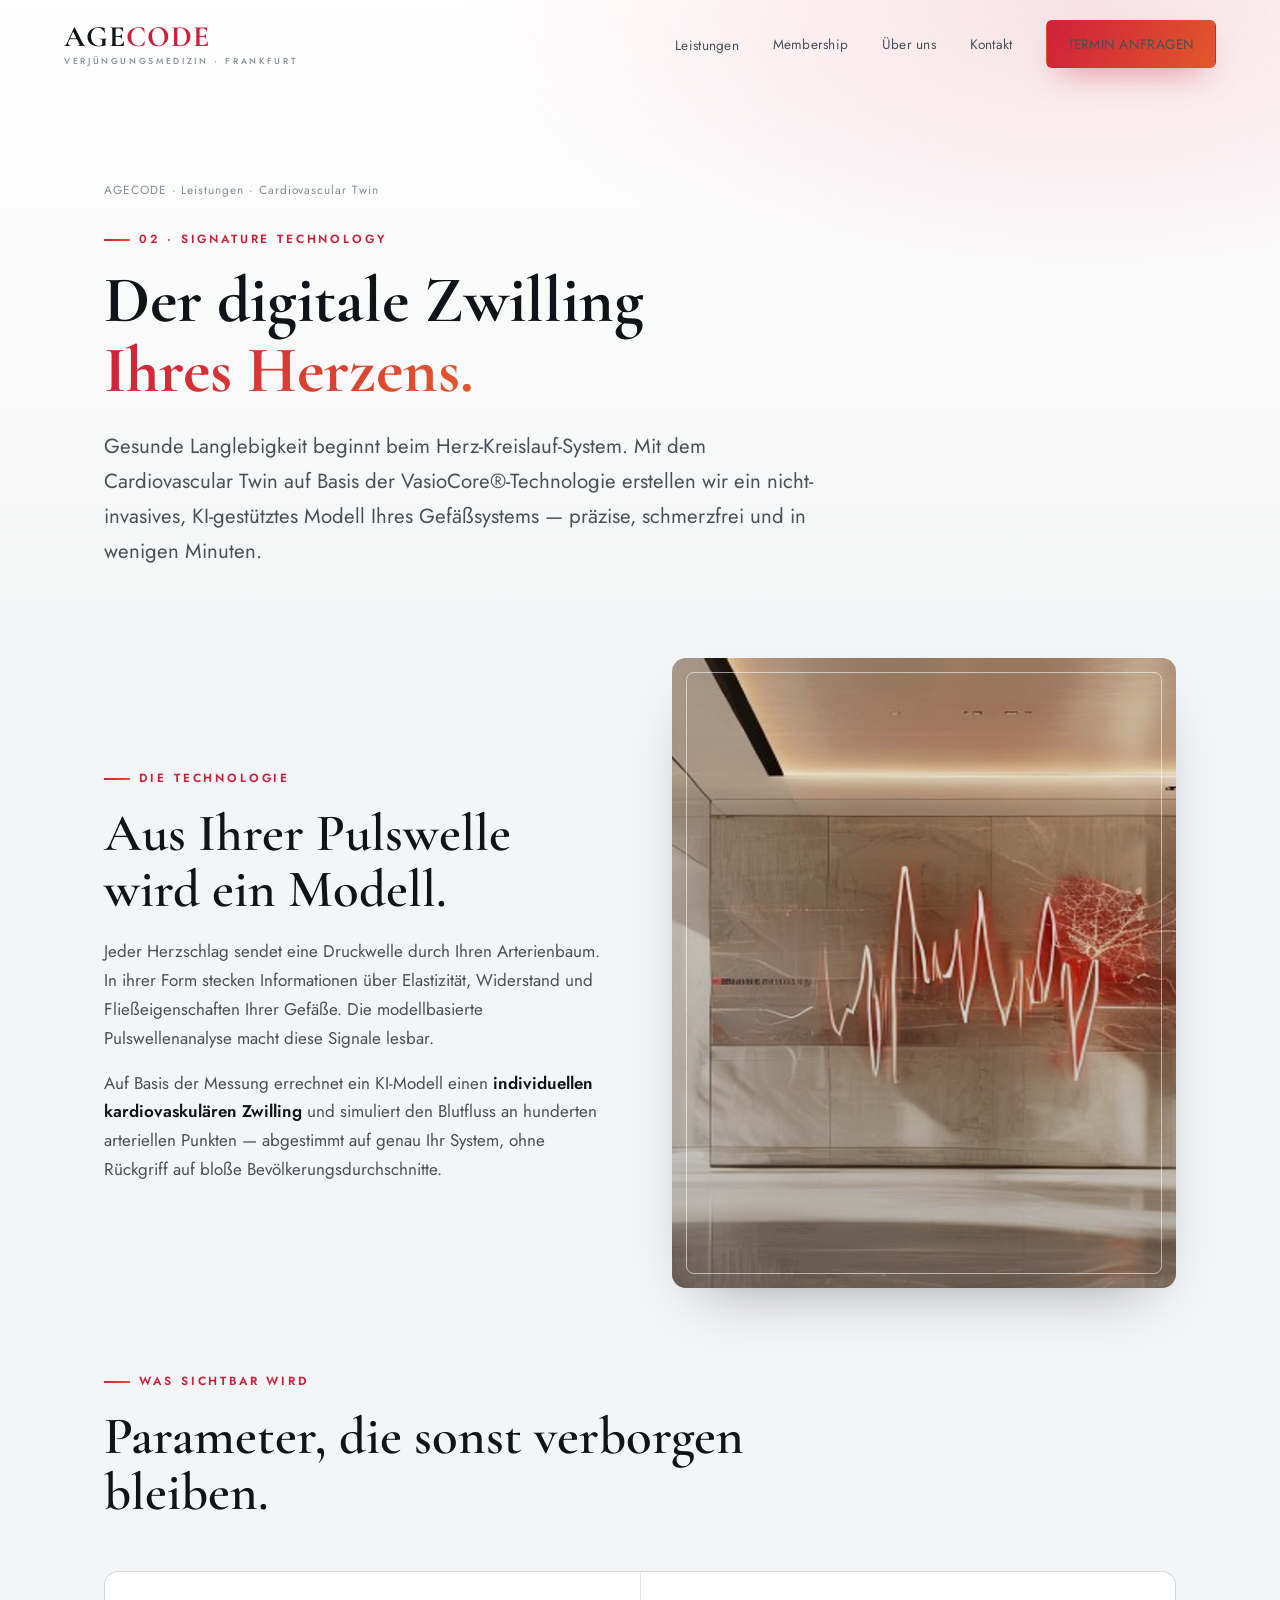
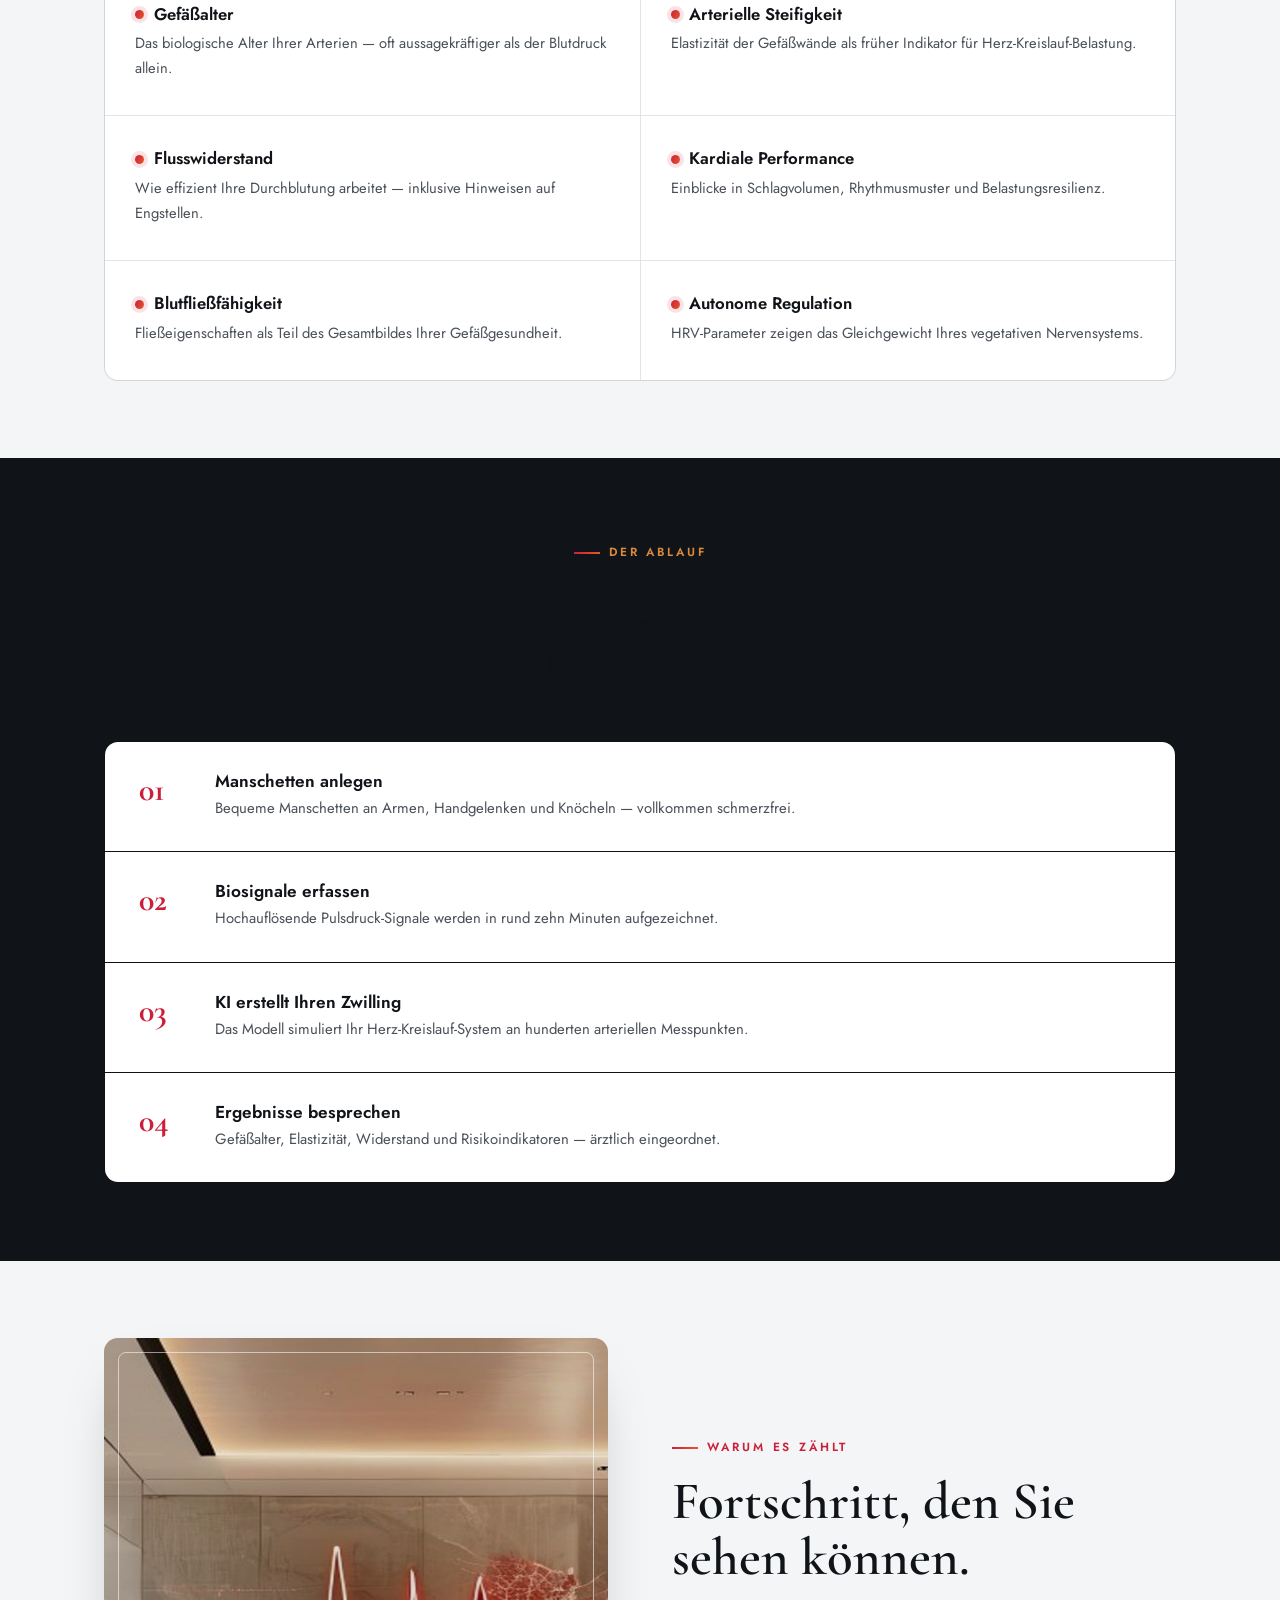
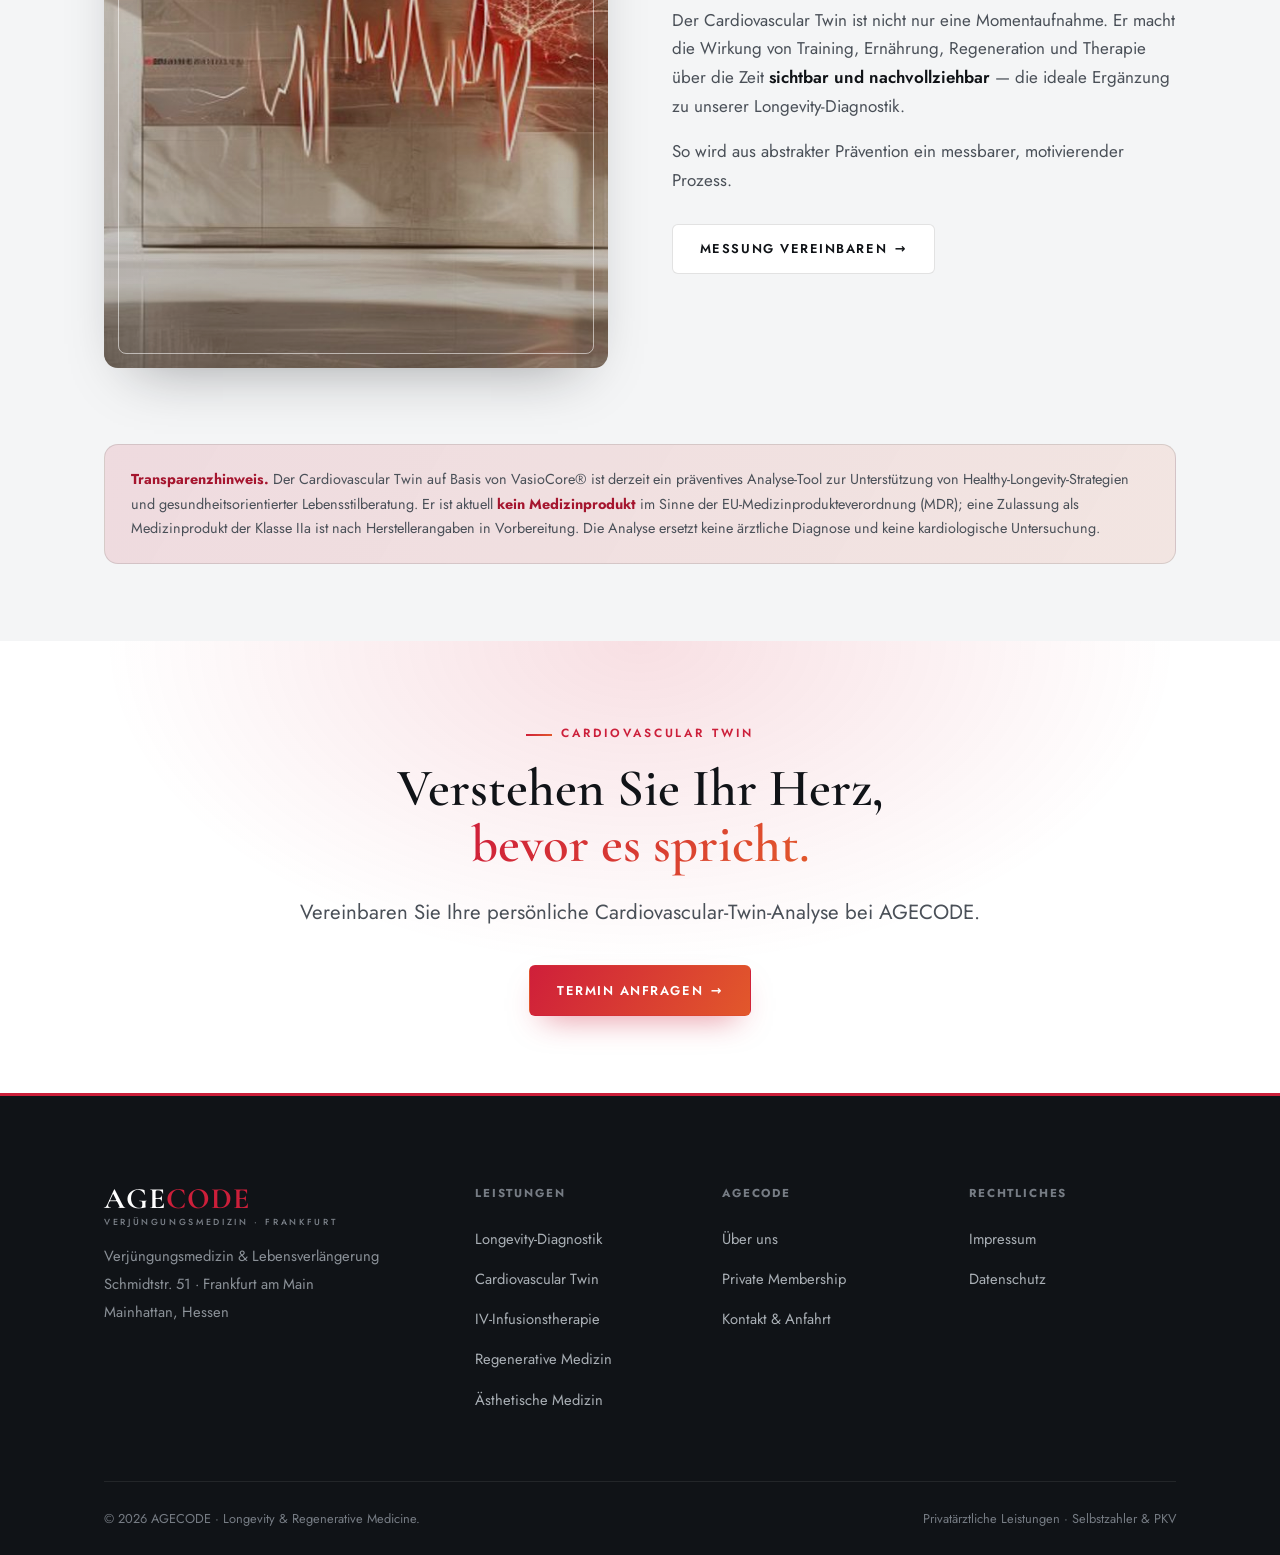
<file: cardiovascular-twin.html>
<!DOCTYPE html>
<html lang="de">
<head>
<meta charset="UTF-8">
<meta name="viewport" content="width=device-width, initial-scale=1">
<title>Cardiovascular Twin · KI-Herz-Kreislauf-Analyse Frankfurt | AGECODE</title>
<meta name="description" content="Der Cardiovascular Twin bei AGECODE Frankfurt: nicht-invasive, KI-gestützte Analyse Ihres Herz-Kreislauf-Systems auf Basis der modellbasierten Pulswellenanalyse (VasioCore®). Gefäßalter, arterielle Steifigkeit und Flusswiderstand in wenigen Minuten.">
<meta name="keywords" content="Cardiovascular Twin Frankfurt, Pulswellenanalyse, Gefäßalter messen, VasioCore, arterielle Steifigkeit, Herz-Kreislauf Prävention Frankfurt">
<link rel="canonical" href="https://www.agecode.de/cardiovascular-twin.html">
<meta property="og:title" content="Cardiovascular Twin · KI-Herz-Kreislauf-Analyse | AGECODE Frankfurt">
<meta property="og:description" content="Ein digitaler Zwilling Ihres Herz-Kreislauf-Systems — nicht-invasiv, in Minuten.">
<link rel="preconnect" href="https://fonts.googleapis.com">
<link rel="preconnect" href="https://fonts.gstatic.com" crossorigin>
<link href="https://fonts.googleapis.com/css2?family=Cormorant+Garamond:wght@400;500;600;700&family=Jost:wght@300;400;500;600&display=swap" rel="stylesheet">
<link rel="stylesheet" href="styles.css">
</head>
<body>

<header class="hdr">
  <div class="hdr-in">
    <a class="brand" href="index.html"><b>AGE<span>CODE</span></b><small>Verjüngungsmedizin · Frankfurt</small></a>
    <nav class="nav" aria-label="Hauptnavigation">
      <div class="has-sub">
        <a href="index.html#leistungen">Leistungen</a>
        <div class="sub">
          <a href="diagnostik.html"><b>Longevity-Diagnostik</b><em>Biological Age & Deep Profiling</em></a>
          <a href="cardiovascular-twin.html"><b>Cardiovascular Twin</b><em>KI-Herz-Kreislauf-Analyse</em></a>
          <a href="infusionstherapie.html"><b>IV-Infusionstherapie</b><em>Micronutrient Lounge</em></a>
          <a href="regeneration.html"><b>Regenerative Medizin</b><em>NAD⁺, HBOT, Biohacking</em></a>
          <a href="aesthetik.html"><b>Ästhetische Medizin</b><em>Natural Aesthetics</em></a>
        </div>
      </div>
      <a href="membership.html">Membership</a>
      <a href="ueber-uns.html">Über uns</a>
      <a href="kontakt.html">Kontakt</a>
      <a class="btn btn-gold" href="kontakt.html">Termin anfragen</a>
    </nav>
    <button class="burger" aria-label="Menü"><span></span><span></span><span></span></button>
  </div>
</header>

<section class="phero">
  <div class="phero-bg"></div>
  <div class="wrap">
    <div class="crumbs reveal"><a href="index.html">AGECODE</a> · <a href="index.html#leistungen">Leistungen</a> · Cardiovascular Twin</div>
    <span class="eyebrow reveal">02 · Signature Technology</span>
    <h1 class="reveal d1">Der digitale Zwilling <span class="gold-text">Ihres Herzens.</span></h1>
    <p class="lead reveal d2">Gesunde Langlebigkeit beginnt beim Herz-Kreislauf-System. Mit dem Cardiovascular Twin auf Basis der VasioCore®-Technologie erstellen wir ein nicht-invasives, KI-gestütztes Modell Ihres Gefäßsystems — präzise, schmerzfrei und in wenigen Minuten.</p>
  </div>
</section>

<section style="padding-top:0">
  <div class="wrap split">
    <div class="reveal">
      <span class="eyebrow">Die Technologie</span>
      <h2>Aus Ihrer Pulswelle wird ein Modell.</h2>
      <p style="margin-top:1.2rem">Jeder Herzschlag sendet eine Druckwelle durch Ihren Arterienbaum. In ihrer Form stecken Informationen über Elastizität, Widerstand und Fließeigenschaften Ihrer Gefäße. Die modellbasierte Pulswellenanalyse macht diese Signale lesbar.</p>
      <p style="margin-top:1rem">Auf Basis der Messung errechnet ein KI-Modell einen <strong>individuellen kardiovaskulären Zwilling</strong> und simuliert den Blutfluss an hunderten arteriellen Punkten — abgestimmt auf genau Ihr System, ohne Rückgriff auf bloße Bevölkerungsdurchschnitte.</p>
    </div>
    <div class="split-media reveal d1">
      <img src="assets/cardio.jpg" alt="Cardiovascular Twin Herz-Kreislauf-Analyse">
      <span class="frame"></span>
    </div>
  </div>
</section>

<section style="padding-top:0">
  <div class="wrap">
    <div class="sec-head reveal"><span class="eyebrow">Was sichtbar wird</span><h2>Parameter, die sonst verborgen bleiben.</h2></div>
    <div class="feat reveal">
      <div><h4><span class="dot"></span>Gefäßalter</h4><p>Das biologische Alter Ihrer Arterien — oft aussagekräftiger als der Blutdruck allein.</p></div>
      <div><h4><span class="dot"></span>Arterielle Steifigkeit</h4><p>Elastizität der Gefäßwände als früher Indikator für Herz-Kreislauf-Belastung.</p></div>
      <div><h4><span class="dot"></span>Flusswiderstand</h4><p>Wie effizient Ihre Durchblutung arbeitet — inklusive Hinweisen auf Engstellen.</p></div>
      <div><h4><span class="dot"></span>Kardiale Performance</h4><p>Einblicke in Schlagvolumen, Rhythmusmuster und Belastungsresilienz.</p></div>
      <div><h4><span class="dot"></span>Blutfließfähigkeit</h4><p>Fließeigenschaften als Teil des Gesamtbildes Ihrer Gefäßgesundheit.</p></div>
      <div><h4><span class="dot"></span>Autonome Regulation</h4><p>HRV-Parameter zeigen das Gleichgewicht Ihres vegetativen Nervensystems.</p></div>
    </div>
  </div>
</section>

<section class="band">
  <div class="wrap">
    <div class="sec-head center reveal"><span class="eyebrow">Der Ablauf</span><h2>Nicht-invasiv. Schmerzfrei. In Minuten.</h2></div>
    <div class="steps reveal">
      <div class="step"><div><h4>Manschetten anlegen</h4><p>Bequeme Manschetten an Armen, Handgelenken und Knöcheln — vollkommen schmerzfrei.</p></div></div>
      <div class="step"><div><h4>Biosignale erfassen</h4><p>Hochauflösende Pulsdruck-Signale werden in rund zehn Minuten aufgezeichnet.</p></div></div>
      <div class="step"><div><h4>KI erstellt Ihren Zwilling</h4><p>Das Modell simuliert Ihr Herz-Kreislauf-System an hunderten arteriellen Messpunkten.</p></div></div>
      <div class="step"><div><h4>Ergebnisse besprechen</h4><p>Gefäßalter, Elastizität, Widerstand und Risikoindikatoren — ärztlich eingeordnet.</p></div></div>
    </div>
  </div>
</section>

<section>
  <div class="wrap split rev">
    <div class="split-media reveal">
      <img src="assets/cardio.jpg" alt="Verlaufskontrolle Herz-Kreislauf">
      <span class="frame"></span>
    </div>
    <div class="reveal d1">
      <span class="eyebrow">Warum es zählt</span>
      <h2>Fortschritt, den Sie sehen können.</h2>
      <p style="margin-top:1.2rem">Der Cardiovascular Twin ist nicht nur eine Momentaufnahme. Er macht die Wirkung von Training, Ernährung, Regeneration und Therapie über die Zeit <strong>sichtbar und nachvollziehbar</strong> — die ideale Ergänzung zu unserer Longevity-Diagnostik.</p>
      <p style="margin-top:1rem">So wird aus abstrakter Prävention ein messbarer, motivierender Prozess.</p>
      <a class="btn btn-ghost" style="margin-top:1.8rem" href="kontakt.html">Messung vereinbaren <span class="arw">→</span></a>
    </div>
  </div>
</section>

<section style="padding-top:0">
  <div class="wrap reveal">
    <div class="notice">
      <b>Transparenzhinweis.</b> Der Cardiovascular Twin auf Basis von VasioCore® ist derzeit ein präventives Analyse-Tool zur Unterstützung von Healthy-Longevity-Strategien und gesundheitsorientierter Lebensstilberatung. Er ist aktuell <b>kein Medizinprodukt</b> im Sinne der EU-Medizinprodukteverordnung (MDR); eine Zulassung als Medizinprodukt der Klasse IIa ist nach Herstellerangaben in Vorbereitung. Die Analyse ersetzt keine ärztliche Diagnose und keine kardiologische Untersuchung.
    </div>
  </div>
</section>

<section class="cta">
  <div class="cta-bg"></div>
  <div class="wrap reveal">
    <span class="eyebrow">Cardiovascular Twin</span>
    <h2>Verstehen Sie Ihr Herz, <span class="gold-text">bevor es spricht.</span></h2>
    <p class="lead" style="margin:0 auto 2.2rem">Vereinbaren Sie Ihre persönliche Cardiovascular-Twin-Analyse bei AGECODE.</p>
    <a class="btn btn-gold" href="kontakt.html">Termin anfragen <span class="arw">→</span></a>
  </div>
</section>

<footer class="ftr">
  <div class="wrap">
    <div class="ftr-top">
      <div><a class="brand" href="index.html"><b>AGE<span>CODE</span></b><small>Verjüngungsmedizin · Frankfurt</small></a>
        <p class="addr">Verjüngungsmedizin & Lebensverlängerung<br>Schmidtstr. 51 · Frankfurt am Main<br>Mainhattan, Hessen</p></div>
      <div><h5>Leistungen</h5><ul>
        <li><a href="diagnostik.html">Longevity-Diagnostik</a></li>
        <li><a href="cardiovascular-twin.html">Cardiovascular Twin</a></li>
        <li><a href="infusionstherapie.html">IV-Infusionstherapie</a></li>
        <li><a href="regeneration.html">Regenerative Medizin</a></li>
        <li><a href="aesthetik.html">Ästhetische Medizin</a></li></ul></div>
      <div><h5>AGECODE</h5><ul>
        <li><a href="ueber-uns.html">Über uns</a></li>
        <li><a href="membership.html">Private Membership</a></li>
        <li><a href="kontakt.html">Kontakt & Anfahrt</a></li></ul></div>
      <div><h5>Rechtliches</h5><ul>
        <li><a href="impressum.html">Impressum</a></li>
        <li><a href="datenschutz.html">Datenschutz</a></li></ul></div>
    </div>
    <div class="ftr-bot">
      <span>© <span data-year>2026</span> AGECODE · Longevity & Regenerative Medicine.</span>
      <span>Privatärztliche Leistungen · Selbstzahler & PKV</span>
    </div>
  </div>
</footer>

<script src="script.js"></script>
</body>
</html>
</file>
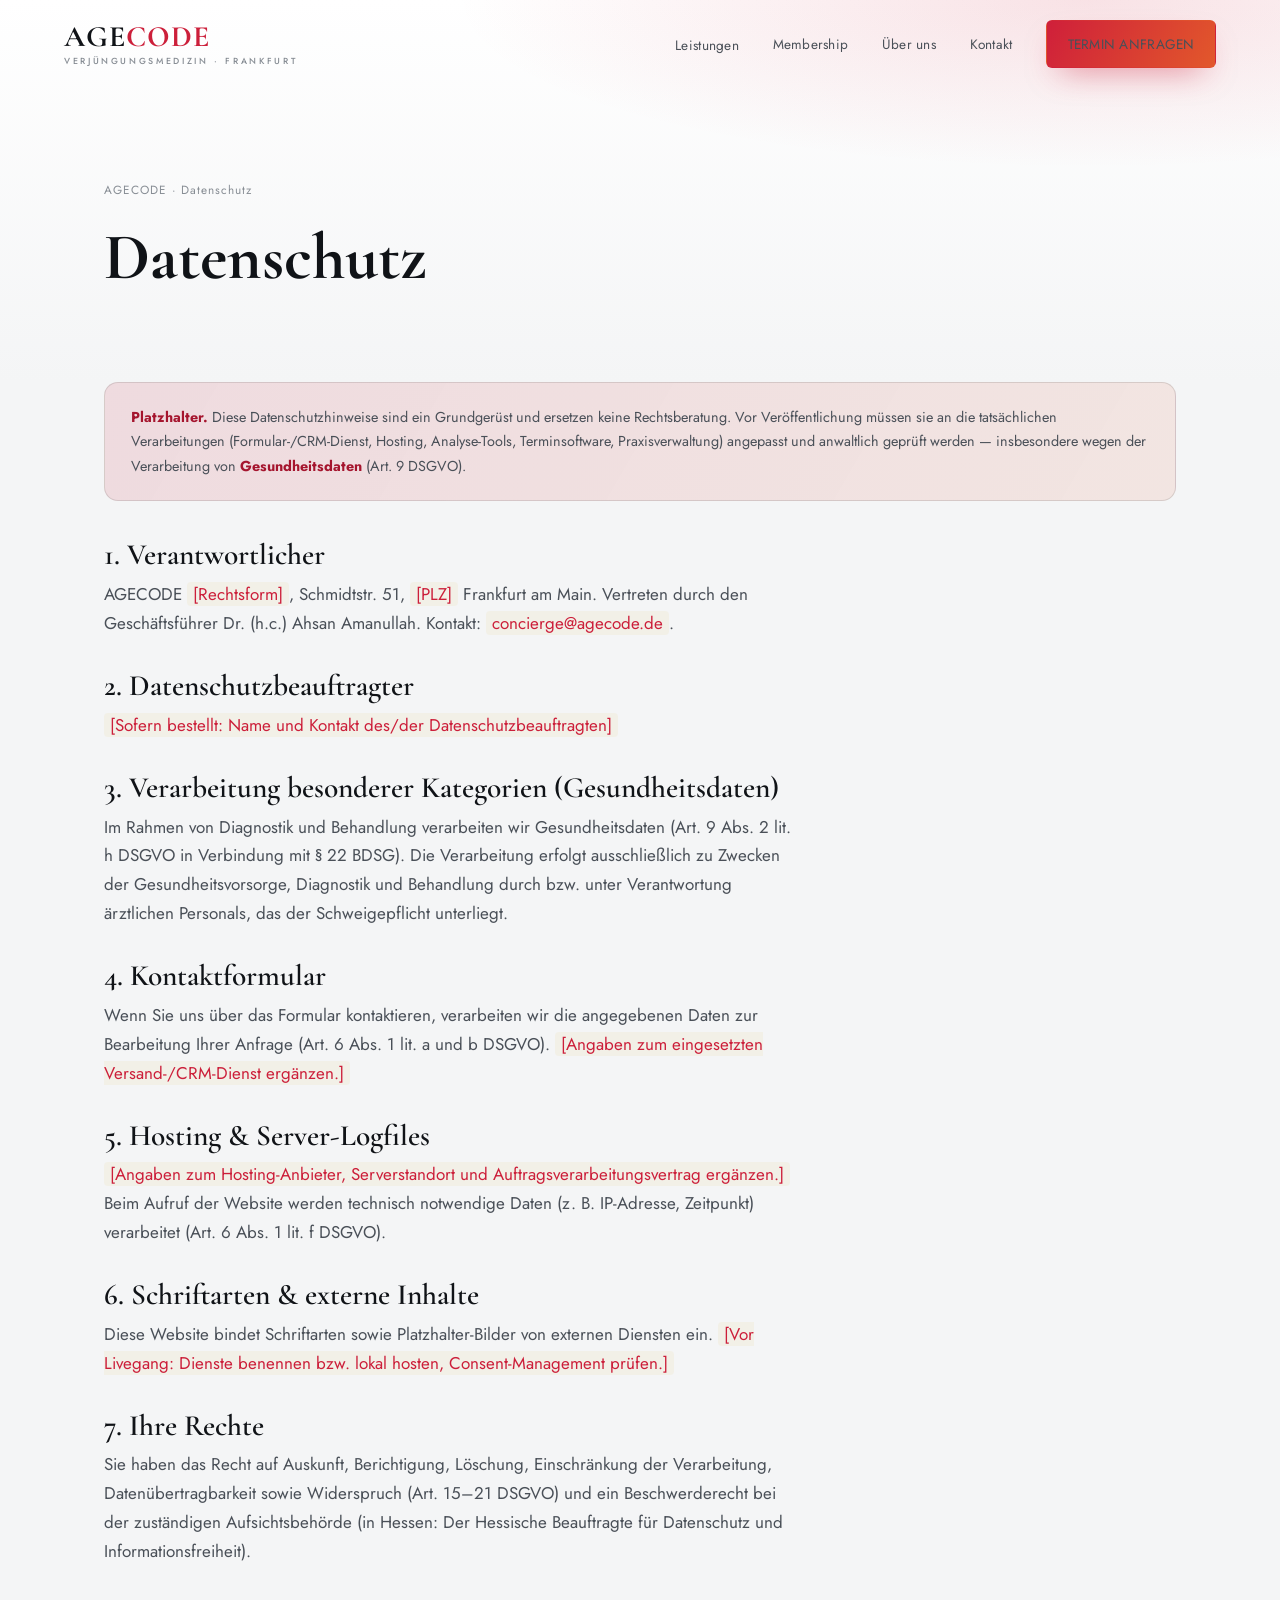
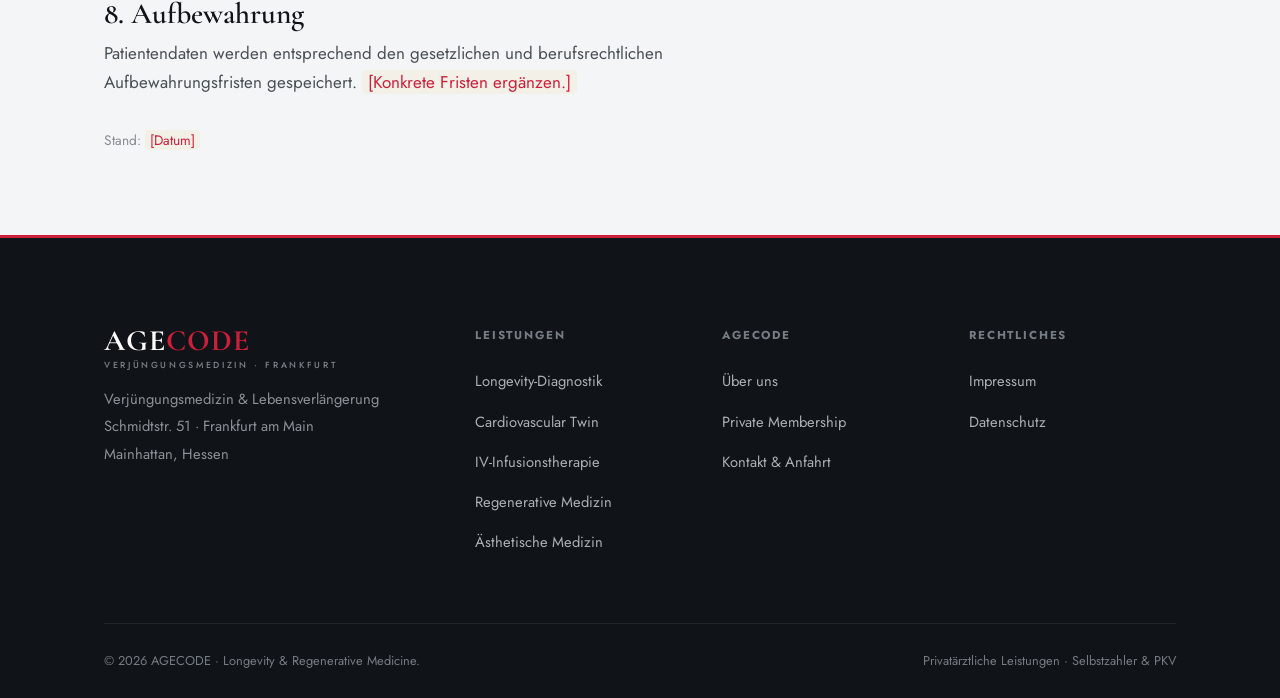
<file: datenschutz.html>
<!DOCTYPE html>
<html lang="de">
<head>
<meta charset="UTF-8">
<meta name="viewport" content="width=device-width, initial-scale=1">
<title>Datenschutz · AGECODE Longevity Frankfurt</title>
<meta name="description" content="Datenschutzhinweise von AGECODE · Longevity & Regenerative Medicine, Frankfurt am Main.">
<meta name="robots" content="noindex,follow">
<link rel="canonical" href="https://www.agecode.de/datenschutz.html">
<link rel="preconnect" href="https://fonts.googleapis.com">
<link rel="preconnect" href="https://fonts.gstatic.com" crossorigin>
<link href="https://fonts.googleapis.com/css2?family=Cormorant+Garamond:wght@400;500;600;700&family=Jost:wght@300;400;500;600&display=swap" rel="stylesheet">
<link rel="stylesheet" href="styles.css">
<style>
  .legal h3{margin:2rem 0 .6rem}
  .legal p{max-width:70ch;margin-bottom:.4rem}
  .ph{color:var(--gold);background:rgba(212,175,55,.08);padding:0 .35em;border-radius:4px}
</style>
</head>
<body>

<header class="hdr">
  <div class="hdr-in">
    <a class="brand" href="index.html"><b>AGE<span>CODE</span></b><small>Verjüngungsmedizin · Frankfurt</small></a>
    <nav class="nav" aria-label="Hauptnavigation">
      <div class="has-sub">
        <a href="index.html#leistungen">Leistungen</a>
        <div class="sub">
          <a href="diagnostik.html"><b>Longevity-Diagnostik</b><em>Biological Age & Deep Profiling</em></a>
          <a href="cardiovascular-twin.html"><b>Cardiovascular Twin</b><em>KI-Herz-Kreislauf-Analyse</em></a>
          <a href="infusionstherapie.html"><b>IV-Infusionstherapie</b><em>Micronutrient Lounge</em></a>
          <a href="regeneration.html"><b>Regenerative Medizin</b><em>NAD⁺, HBOT, Biohacking</em></a>
          <a href="aesthetik.html"><b>Ästhetische Medizin</b><em>Natural Aesthetics</em></a>
        </div>
      </div>
      <a href="membership.html">Membership</a>
      <a href="ueber-uns.html">Über uns</a>
      <a href="kontakt.html">Kontakt</a>
      <a class="btn btn-gold" href="kontakt.html">Termin anfragen</a>
    </nav>
    <button class="burger" aria-label="Menü"><span></span><span></span><span></span></button>
  </div>
</header>

<section class="phero">
  <div class="phero-bg"></div>
  <div class="wrap">
    <div class="crumbs"><a href="index.html">AGECODE</a> · Datenschutz</div>
    <h1>Datenschutz</h1>
  </div>
</section>

<section style="padding-top:0">
  <div class="wrap legal">
    <div class="notice" style="margin-bottom:2.4rem">
      <b>Platzhalter.</b> Diese Datenschutzhinweise sind ein Grundgerüst und ersetzen keine Rechtsberatung. Vor Veröffentlichung müssen sie an die tatsächlichen Verarbeitungen (Formular-/CRM-Dienst, Hosting, Analyse-Tools, Terminsoftware, Praxisverwaltung) angepasst und anwaltlich geprüft werden — insbesondere wegen der Verarbeitung von <b>Gesundheitsdaten</b> (Art. 9 DSGVO).
    </div>

    <h3>1. Verantwortlicher</h3>
    <p>AGECODE <span class="ph">[Rechtsform]</span>, Schmidtstr. 51, <span class="ph">[PLZ]</span> Frankfurt am Main. Vertreten durch den Geschäftsführer Dr. (h.c.) Ahsan Amanullah. Kontakt: <span class="ph">concierge@agecode.de</span>.</p>

    <h3>2. Datenschutzbeauftragter</h3>
    <p><span class="ph">[Sofern bestellt: Name und Kontakt des/der Datenschutzbeauftragten]</span></p>

    <h3>3. Verarbeitung besonderer Kategorien (Gesundheitsdaten)</h3>
    <p>Im Rahmen von Diagnostik und Behandlung verarbeiten wir Gesundheitsdaten (Art. 9 Abs. 2 lit. h DSGVO in Verbindung mit § 22 BDSG). Die Verarbeitung erfolgt ausschließlich zu Zwecken der Gesundheitsvorsorge, Diagnostik und Behandlung durch bzw. unter Verantwortung ärztlichen Personals, das der Schweigepflicht unterliegt.</p>

    <h3>4. Kontaktformular</h3>
    <p>Wenn Sie uns über das Formular kontaktieren, verarbeiten wir die angegebenen Daten zur Bearbeitung Ihrer Anfrage (Art. 6 Abs. 1 lit. a und b DSGVO). <span class="ph">[Angaben zum eingesetzten Versand-/CRM-Dienst ergänzen.]</span></p>

    <h3>5. Hosting & Server-Logfiles</h3>
    <p><span class="ph">[Angaben zum Hosting-Anbieter, Serverstandort und Auftragsverarbeitungsvertrag ergänzen.]</span> Beim Aufruf der Website werden technisch notwendige Daten (z. B. IP-Adresse, Zeitpunkt) verarbeitet (Art. 6 Abs. 1 lit. f DSGVO).</p>

    <h3>6. Schriftarten & externe Inhalte</h3>
    <p>Diese Website bindet Schriftarten sowie Platzhalter-Bilder von externen Diensten ein. <span class="ph">[Vor Livegang: Dienste benennen bzw. lokal hosten, Consent-Management prüfen.]</span></p>

    <h3>7. Ihre Rechte</h3>
    <p>Sie haben das Recht auf Auskunft, Berichtigung, Löschung, Einschränkung der Verarbeitung, Datenübertragbarkeit sowie Widerspruch (Art. 15–21 DSGVO) und ein Beschwerderecht bei der zuständigen Aufsichtsbehörde (in Hessen: Der Hessische Beauftragte für Datenschutz und Informationsfreiheit).</p>

    <h3>8. Aufbewahrung</h3>
    <p>Patientendaten werden entsprechend den gesetzlichen und berufsrechtlichen Aufbewahrungsfristen gespeichert. <span class="ph">[Konkrete Fristen ergänzen.]</span></p>

    <p style="margin-top:2rem;color:var(--ink-dim);font-size:.86rem">Stand: <span class="ph">[Datum]</span></p>
  </div>
</section>

<footer class="ftr">
  <div class="wrap">
    <div class="ftr-top">
      <div><a class="brand" href="index.html"><b>AGE<span>CODE</span></b><small>Verjüngungsmedizin · Frankfurt</small></a>
        <p class="addr">Verjüngungsmedizin & Lebensverlängerung<br>Schmidtstr. 51 · Frankfurt am Main<br>Mainhattan, Hessen</p></div>
      <div><h5>Leistungen</h5><ul>
        <li><a href="diagnostik.html">Longevity-Diagnostik</a></li>
        <li><a href="cardiovascular-twin.html">Cardiovascular Twin</a></li>
        <li><a href="infusionstherapie.html">IV-Infusionstherapie</a></li>
        <li><a href="regeneration.html">Regenerative Medizin</a></li>
        <li><a href="aesthetik.html">Ästhetische Medizin</a></li></ul></div>
      <div><h5>AGECODE</h5><ul>
        <li><a href="ueber-uns.html">Über uns</a></li>
        <li><a href="membership.html">Private Membership</a></li>
        <li><a href="kontakt.html">Kontakt & Anfahrt</a></li></ul></div>
      <div><h5>Rechtliches</h5><ul>
        <li><a href="impressum.html">Impressum</a></li>
        <li><a href="datenschutz.html">Datenschutz</a></li></ul></div>
    </div>
    <div class="ftr-bot">
      <span>© <span data-year>2026</span> AGECODE · Longevity & Regenerative Medicine.</span>
      <span>Privatärztliche Leistungen · Selbstzahler & PKV</span>
    </div>
  </div>
</footer>

<script src="script.js"></script>
</body>
</html>
</file>
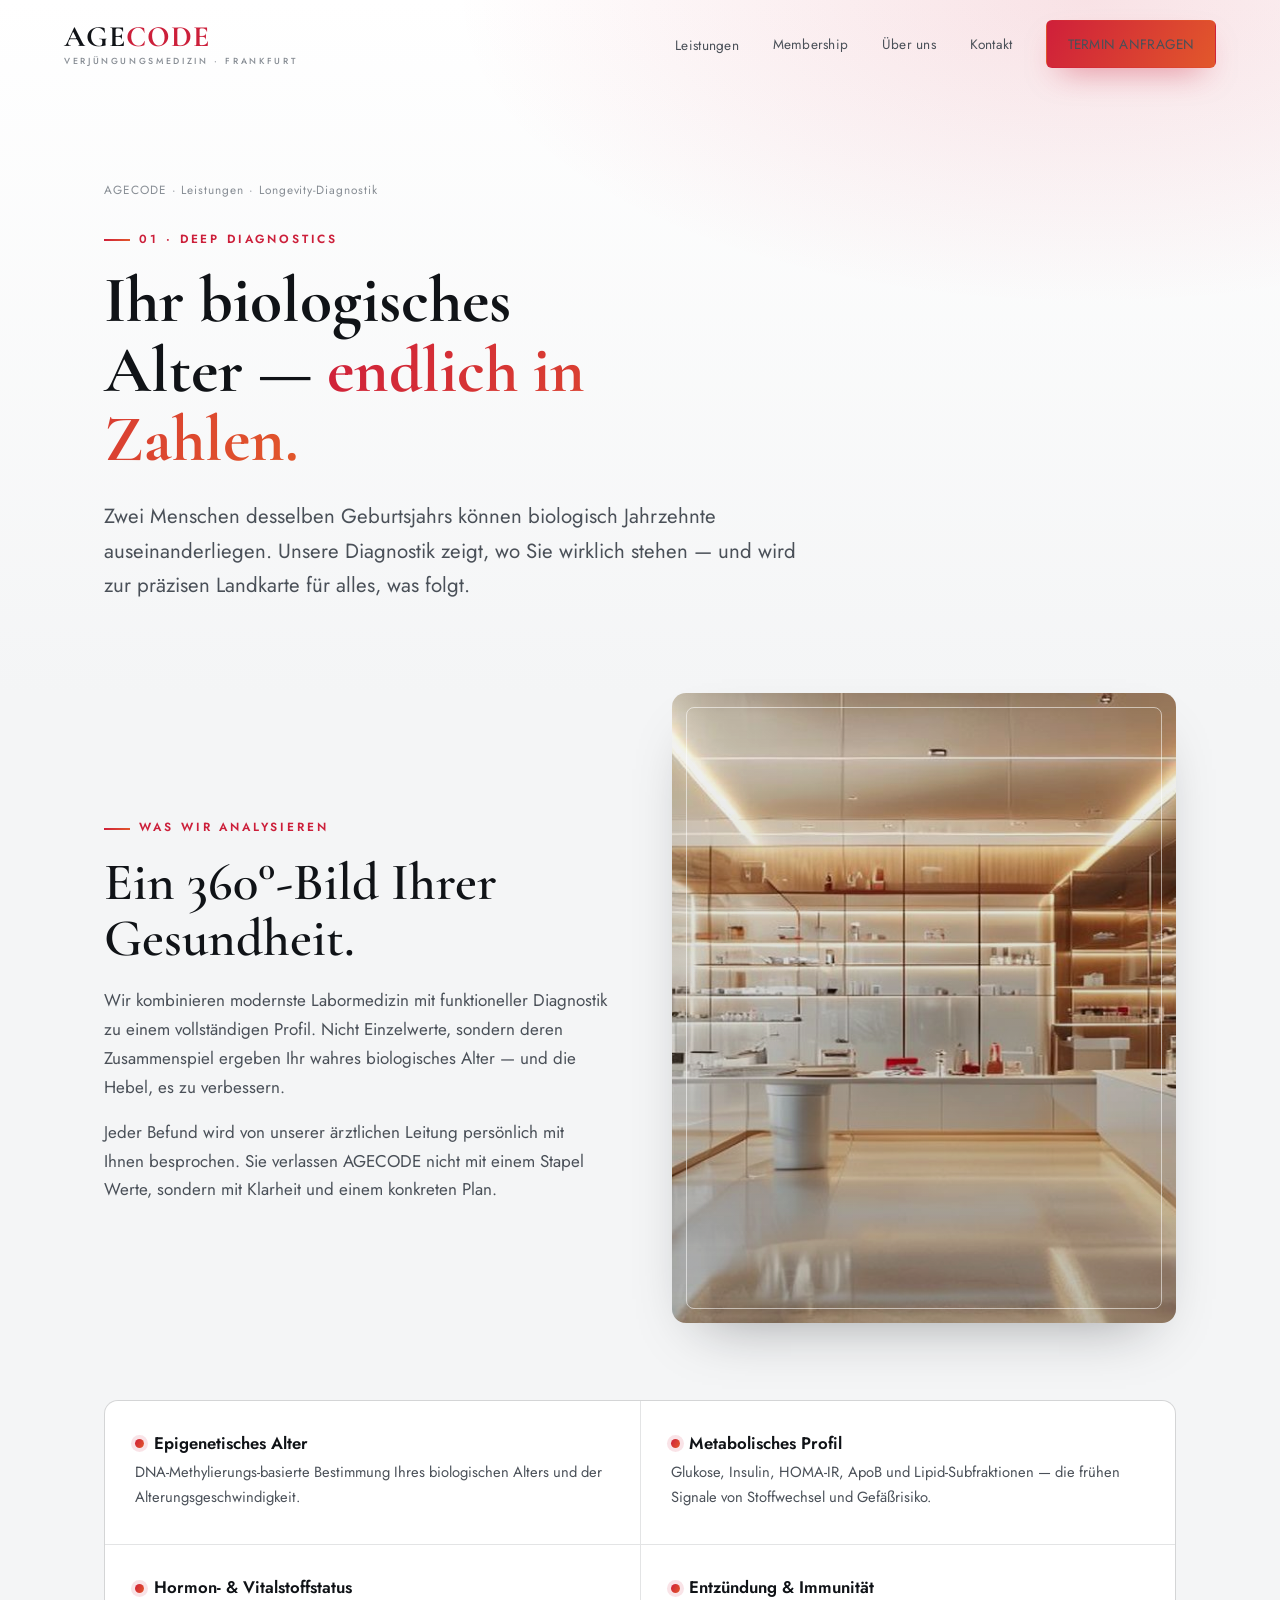
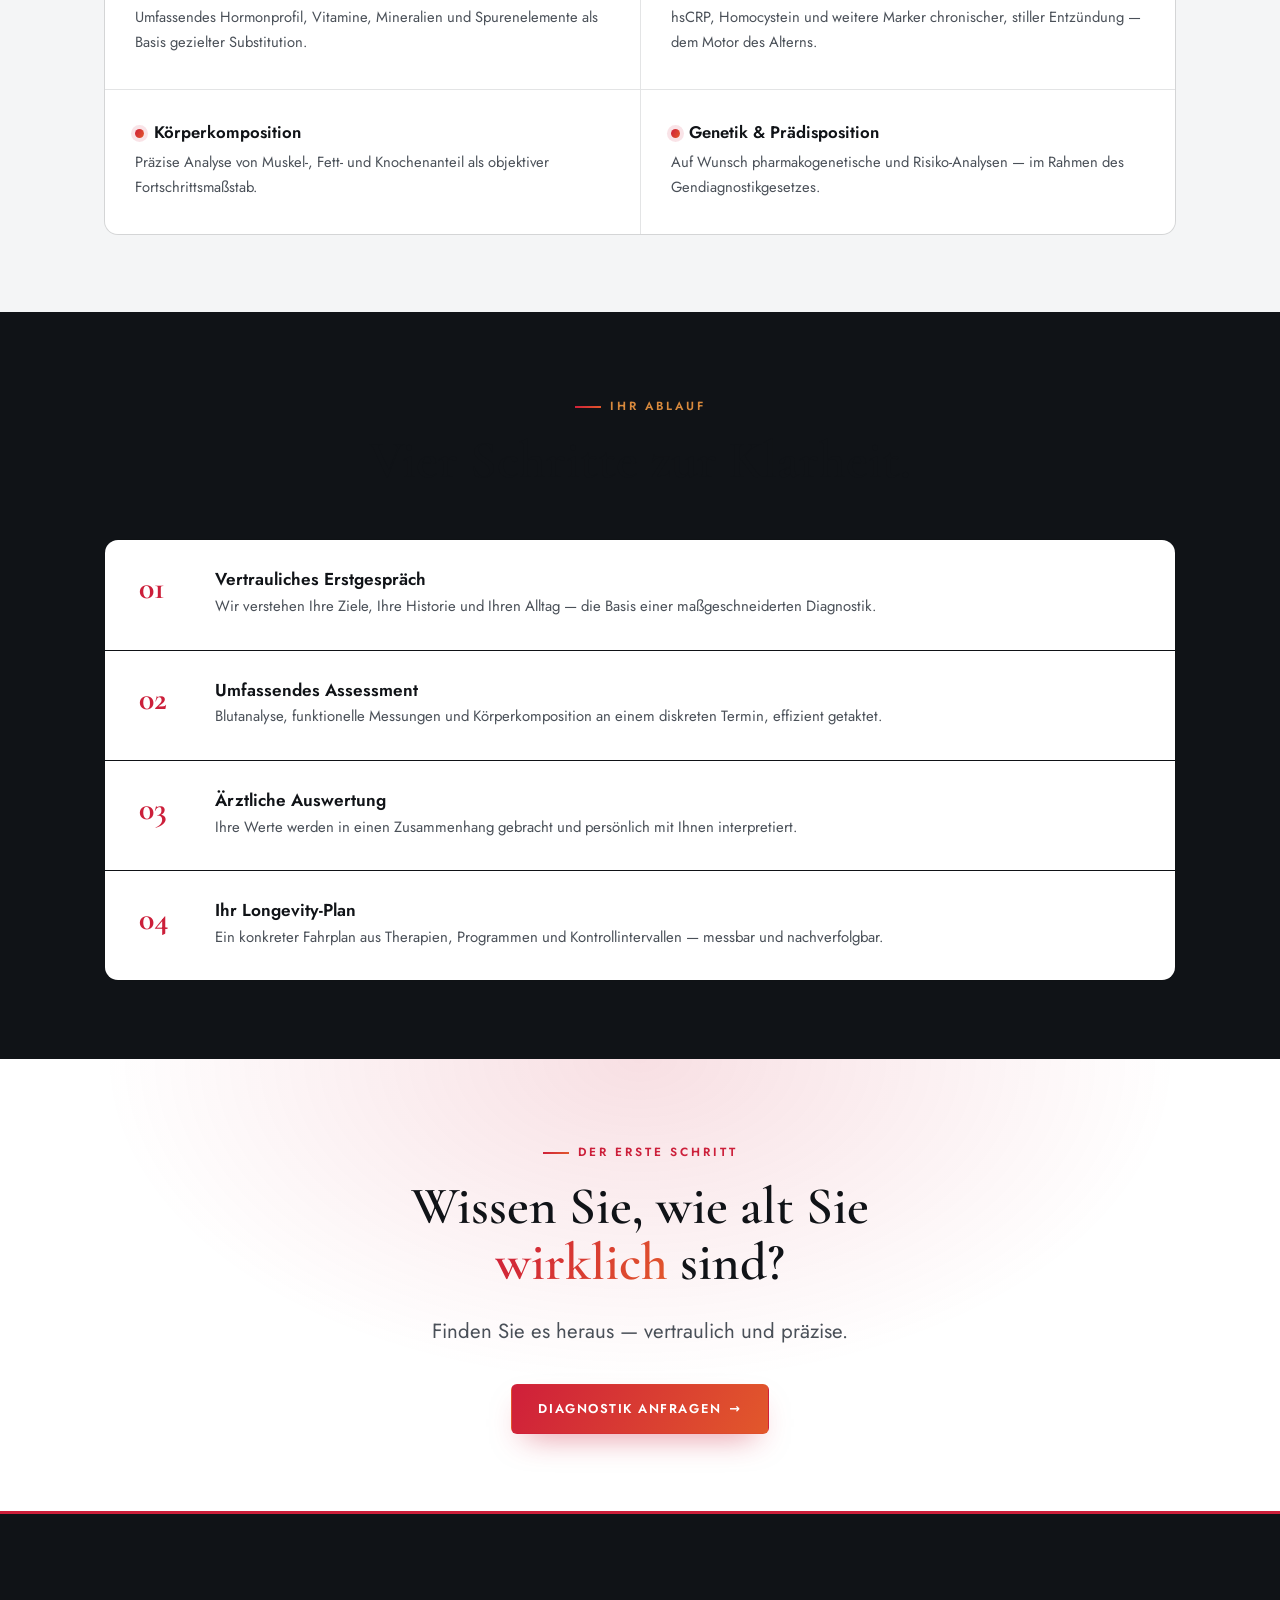
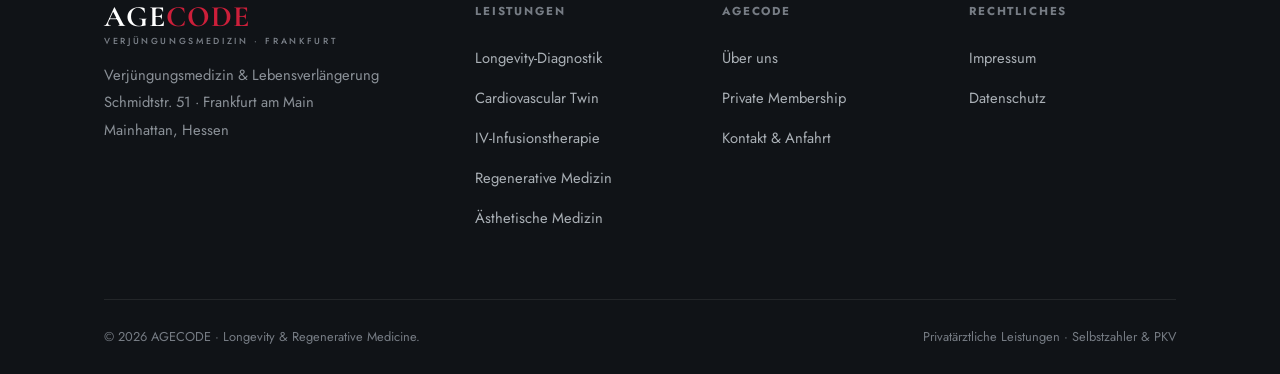
<file: diagnostik.html>
<!DOCTYPE html>
<html lang="de">
<head>
<meta charset="UTF-8">
<meta name="viewport" content="width=device-width, initial-scale=1">
<title>Longevity-Diagnostik & Biological Age Frankfurt | AGECODE</title>
<meta name="description" content="Präzise Longevity-Diagnostik in Frankfurt: biologisches Alter, epigenetische Marker, über 100 Biomarker und funktionelle Analysen als Fundament Ihres persönlichen Präventionsprogramms bei AGECODE.">
<meta name="keywords" content="biologisches Alter messen Frankfurt, Longevity Diagnostik, epigenetischer Alterstest, Biomarker Analyse Frankfurt, Health Check Privatpraxis">
<link rel="canonical" href="https://www.agecode.de/diagnostik.html">
<meta property="og:title" content="Longevity-Diagnostik & Biological Age | AGECODE Frankfurt">
<meta property="og:description" content="Wir machen Ihr biologisches Alter sichtbar — Grundlage jeder Entscheidung.">
<link rel="preconnect" href="https://fonts.googleapis.com">
<link rel="preconnect" href="https://fonts.gstatic.com" crossorigin>
<link href="https://fonts.googleapis.com/css2?family=Cormorant+Garamond:wght@400;500;600;700&family=Jost:wght@300;400;500;600&display=swap" rel="stylesheet">
<link rel="stylesheet" href="styles.css">
</head>
<body>

<header class="hdr">
  <div class="hdr-in">
    <a class="brand" href="index.html"><b>AGE<span>CODE</span></b><small>Verjüngungsmedizin · Frankfurt</small></a>
    <nav class="nav" aria-label="Hauptnavigation">
      <div class="has-sub">
        <a href="index.html#leistungen">Leistungen</a>
        <div class="sub">
          <a href="diagnostik.html"><b>Longevity-Diagnostik</b><em>Biological Age & Deep Profiling</em></a>
          <a href="cardiovascular-twin.html"><b>Cardiovascular Twin</b><em>KI-Herz-Kreislauf-Analyse</em></a>
          <a href="infusionstherapie.html"><b>IV-Infusionstherapie</b><em>Micronutrient Lounge</em></a>
          <a href="regeneration.html"><b>Regenerative Medizin</b><em>NAD⁺, HBOT, Biohacking</em></a>
          <a href="aesthetik.html"><b>Ästhetische Medizin</b><em>Natural Aesthetics</em></a>
        </div>
      </div>
      <a href="membership.html">Membership</a>
      <a href="ueber-uns.html">Über uns</a>
      <a href="kontakt.html">Kontakt</a>
      <a class="btn btn-gold" href="kontakt.html">Termin anfragen</a>
    </nav>
    <button class="burger" aria-label="Menü"><span></span><span></span><span></span></button>
  </div>
</header>

<section class="phero">
  <div class="phero-bg"></div>
  <div class="wrap">
    <div class="crumbs reveal"><a href="index.html">AGECODE</a> · <a href="index.html#leistungen">Leistungen</a> · Longevity-Diagnostik</div>
    <span class="eyebrow reveal">01 · Deep Diagnostics</span>
    <h1 class="reveal d1">Ihr biologisches Alter — <span class="gold-text">endlich in Zahlen.</span></h1>
    <p class="lead reveal d2">Zwei Menschen desselben Geburtsjahrs können biologisch Jahrzehnte auseinanderliegen. Unsere Diagnostik zeigt, wo Sie wirklich stehen — und wird zur präzisen Landkarte für alles, was folgt.</p>
  </div>
</section>

<section style="padding-top:0">
  <div class="wrap split">
    <div class="reveal">
      <span class="eyebrow">Was wir analysieren</span>
      <h2>Ein 360°-Bild Ihrer Gesundheit.</h2>
      <p style="margin-top:1.2rem">Wir kombinieren modernste Labormedizin mit funktioneller Diagnostik zu einem vollständigen Profil. Nicht Einzelwerte, sondern deren Zusammenspiel ergeben Ihr wahres biologisches Alter — und die Hebel, es zu verbessern.</p>
      <p style="margin-top:1rem">Jeder Befund wird von unserer ärztlichen Leitung persönlich mit Ihnen besprochen. Sie verlassen AGECODE nicht mit einem Stapel Werte, sondern mit Klarheit und einem konkreten Plan.</p>
    </div>
    <div class="split-media reveal d1">
      <img src="assets/diagnostik.jpg" alt="Longevity Diagnostik Labor Frankfurt">
      <span class="frame"></span>
    </div>
  </div>
</section>

<section style="padding-top:0">
  <div class="wrap">
    <div class="feat reveal">
      <div><h4><span class="dot"></span>Epigenetisches Alter</h4><p>DNA-Methylierungs-basierte Bestimmung Ihres biologischen Alters und der Alterungsgeschwindigkeit.</p></div>
      <div><h4><span class="dot"></span>Metabolisches Profil</h4><p>Glukose, Insulin, HOMA-IR, ApoB und Lipid-Subfraktionen — die frühen Signale von Stoffwechsel und Gefäßrisiko.</p></div>
      <div><h4><span class="dot"></span>Hormon- & Vitalstoffstatus</h4><p>Umfassendes Hormonprofil, Vitamine, Mineralien und Spurenelemente als Basis gezielter Substitution.</p></div>
      <div><h4><span class="dot"></span>Entzündung & Immunität</h4><p>hsCRP, Homocystein und weitere Marker chronischer, stiller Entzündung — dem Motor des Alterns.</p></div>
      <div><h4><span class="dot"></span>Körperkomposition</h4><p>Präzise Analyse von Muskel-, Fett- und Knochenanteil als objektiver Fortschrittsmaßstab.</p></div>
      <div><h4><span class="dot"></span>Genetik & Prädisposition</h4><p>Auf Wunsch pharmakogenetische und Risiko-Analysen — im Rahmen des Gendiagnostikgesetzes.</p></div>
    </div>
  </div>
</section>

<section class="band">
  <div class="wrap">
    <div class="sec-head center reveal"><span class="eyebrow">Ihr Ablauf</span><h2>Vier Schritte zur Klarheit.</h2></div>
    <div class="steps reveal">
      <div class="step"><div><h4>Vertrauliches Erstgespräch</h4><p>Wir verstehen Ihre Ziele, Ihre Historie und Ihren Alltag — die Basis einer maßgeschneiderten Diagnostik.</p></div></div>
      <div class="step"><div><h4>Umfassendes Assessment</h4><p>Blutanalyse, funktionelle Messungen und Körperkomposition an einem diskreten Termin, effizient getaktet.</p></div></div>
      <div class="step"><div><h4>Ärztliche Auswertung</h4><p>Ihre Werte werden in einen Zusammenhang gebracht und persönlich mit Ihnen interpretiert.</p></div></div>
      <div class="step"><div><h4>Ihr Longevity-Plan</h4><p>Ein konkreter Fahrplan aus Therapien, Programmen und Kontrollintervallen — messbar und nachverfolgbar.</p></div></div>
    </div>
  </div>
</section>

<section class="cta">
  <div class="cta-bg"></div>
  <div class="wrap reveal">
    <span class="eyebrow">Der erste Schritt</span>
    <h2>Wissen Sie, wie alt Sie <span class="gold-text">wirklich</span> sind?</h2>
    <p class="lead" style="margin:0 auto 2.2rem">Finden Sie es heraus — vertraulich und präzise.</p>
    <a class="btn btn-gold" href="kontakt.html">Diagnostik anfragen <span class="arw">→</span></a>
  </div>
</section>

<footer class="ftr">
  <div class="wrap">
    <div class="ftr-top">
      <div><a class="brand" href="index.html"><b>AGE<span>CODE</span></b><small>Verjüngungsmedizin · Frankfurt</small></a>
        <p class="addr">Verjüngungsmedizin & Lebensverlängerung<br>Schmidtstr. 51 · Frankfurt am Main<br>Mainhattan, Hessen</p></div>
      <div><h5>Leistungen</h5><ul>
        <li><a href="diagnostik.html">Longevity-Diagnostik</a></li>
        <li><a href="cardiovascular-twin.html">Cardiovascular Twin</a></li>
        <li><a href="infusionstherapie.html">IV-Infusionstherapie</a></li>
        <li><a href="regeneration.html">Regenerative Medizin</a></li>
        <li><a href="aesthetik.html">Ästhetische Medizin</a></li></ul></div>
      <div><h5>AGECODE</h5><ul>
        <li><a href="ueber-uns.html">Über uns</a></li>
        <li><a href="membership.html">Private Membership</a></li>
        <li><a href="kontakt.html">Kontakt & Anfahrt</a></li></ul></div>
      <div><h5>Rechtliches</h5><ul>
        <li><a href="impressum.html">Impressum</a></li>
        <li><a href="datenschutz.html">Datenschutz</a></li></ul></div>
    </div>
    <div class="ftr-bot">
      <span>© <span data-year>2026</span> AGECODE · Longevity & Regenerative Medicine.</span>
      <span>Privatärztliche Leistungen · Selbstzahler & PKV</span>
    </div>
  </div>
</footer>

<script src="script.js"></script>
</body>
</html>
</file>
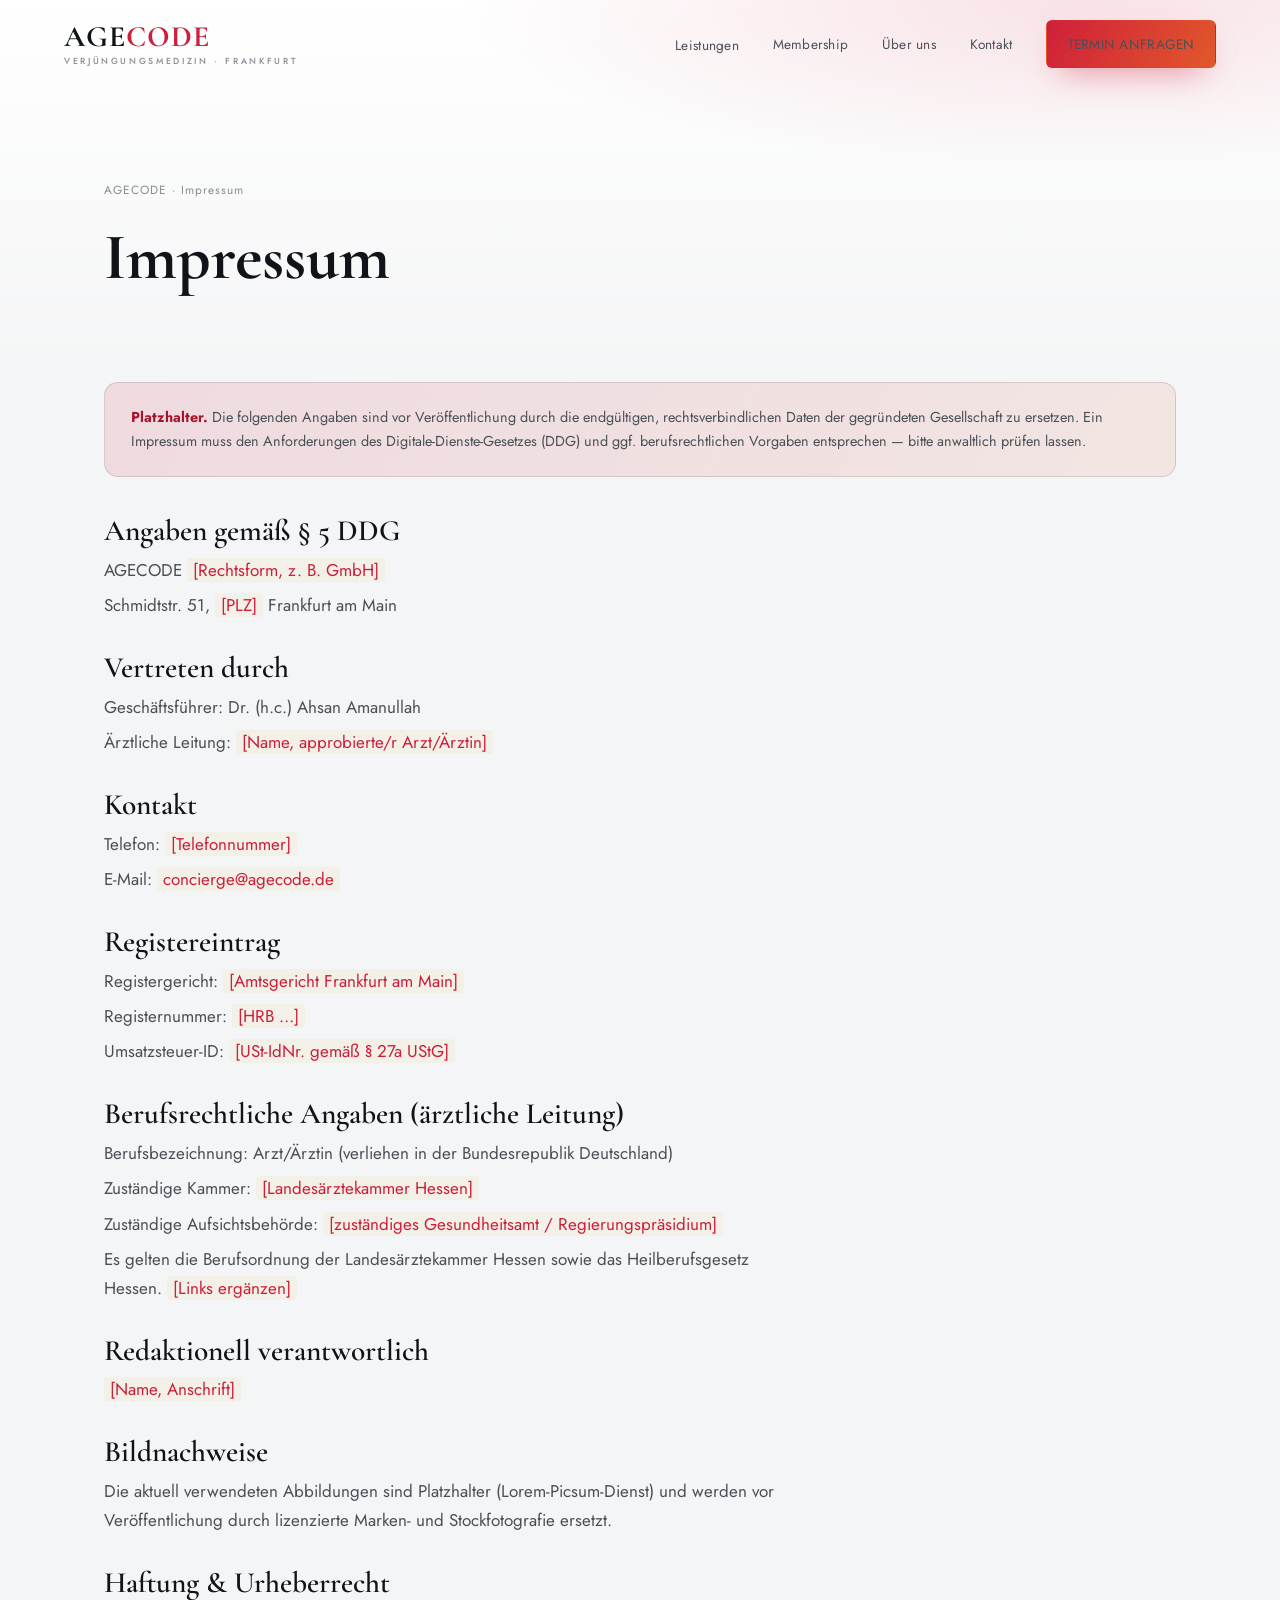
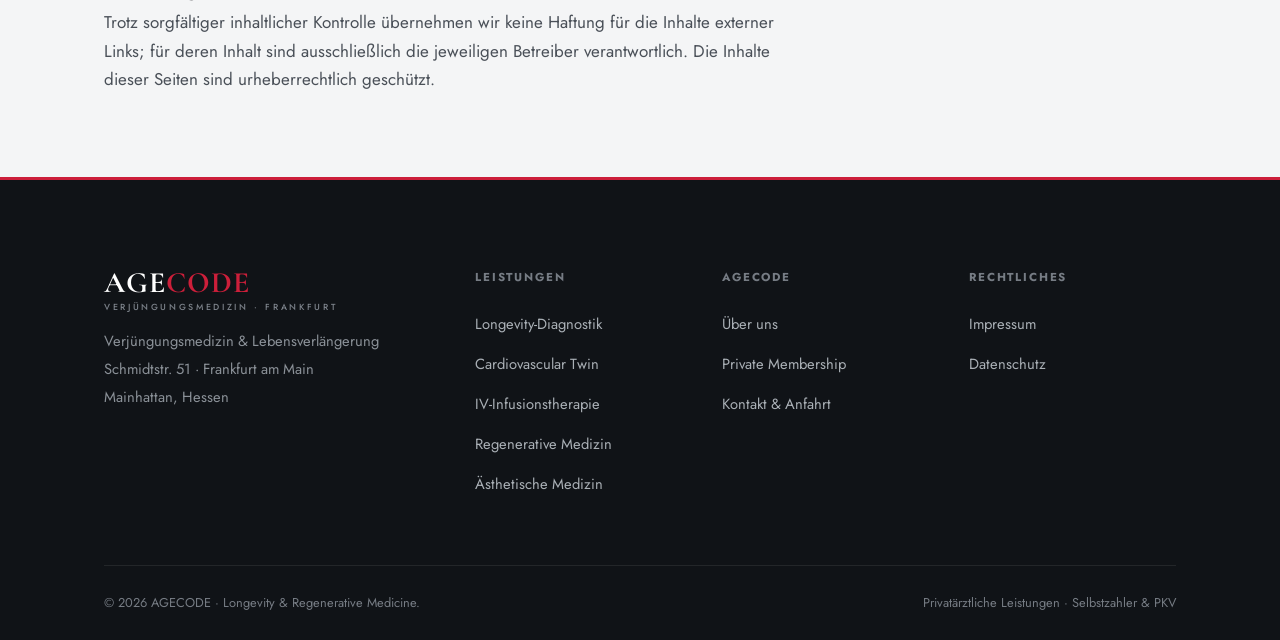
<file: impressum.html>
<!DOCTYPE html>
<html lang="de">
<head>
<meta charset="UTF-8">
<meta name="viewport" content="width=device-width, initial-scale=1">
<title>Impressum · AGECODE Longevity Frankfurt</title>
<meta name="description" content="Impressum von AGECODE · Longevity & Regenerative Medicine, Frankfurt am Main.">
<meta name="robots" content="noindex,follow">
<link rel="canonical" href="https://www.agecode.de/impressum.html">
<link rel="preconnect" href="https://fonts.googleapis.com">
<link rel="preconnect" href="https://fonts.gstatic.com" crossorigin>
<link href="https://fonts.googleapis.com/css2?family=Cormorant+Garamond:wght@400;500;600;700&family=Jost:wght@300;400;500;600&display=swap" rel="stylesheet">
<link rel="stylesheet" href="styles.css">
<style>
  .legal h3{margin:2rem 0 .6rem}
  .legal p{max-width:70ch;margin-bottom:.4rem}
  .ph{color:var(--gold);background:rgba(212,175,55,.08);padding:0 .35em;border-radius:4px}
</style>
</head>
<body>

<header class="hdr">
  <div class="hdr-in">
    <a class="brand" href="index.html"><b>AGE<span>CODE</span></b><small>Verjüngungsmedizin · Frankfurt</small></a>
    <nav class="nav" aria-label="Hauptnavigation">
      <div class="has-sub">
        <a href="index.html#leistungen">Leistungen</a>
        <div class="sub">
          <a href="diagnostik.html"><b>Longevity-Diagnostik</b><em>Biological Age & Deep Profiling</em></a>
          <a href="cardiovascular-twin.html"><b>Cardiovascular Twin</b><em>KI-Herz-Kreislauf-Analyse</em></a>
          <a href="infusionstherapie.html"><b>IV-Infusionstherapie</b><em>Micronutrient Lounge</em></a>
          <a href="regeneration.html"><b>Regenerative Medizin</b><em>NAD⁺, HBOT, Biohacking</em></a>
          <a href="aesthetik.html"><b>Ästhetische Medizin</b><em>Natural Aesthetics</em></a>
        </div>
      </div>
      <a href="membership.html">Membership</a>
      <a href="ueber-uns.html">Über uns</a>
      <a href="kontakt.html">Kontakt</a>
      <a class="btn btn-gold" href="kontakt.html">Termin anfragen</a>
    </nav>
    <button class="burger" aria-label="Menü"><span></span><span></span><span></span></button>
  </div>
</header>

<section class="phero">
  <div class="phero-bg"></div>
  <div class="wrap">
    <div class="crumbs"><a href="index.html">AGECODE</a> · Impressum</div>
    <h1>Impressum</h1>
  </div>
</section>

<section style="padding-top:0">
  <div class="wrap legal">
    <div class="notice" style="margin-bottom:2.4rem">
      <b>Platzhalter.</b> Die folgenden Angaben sind vor Veröffentlichung durch die endgültigen, rechtsverbindlichen Daten der gegründeten Gesellschaft zu ersetzen. Ein Impressum muss den Anforderungen des Digitale-Dienste-Gesetzes (DDG) und ggf. berufsrechtlichen Vorgaben entsprechen — bitte anwaltlich prüfen lassen.
    </div>

    <h3>Angaben gemäß § 5 DDG</h3>
    <p>AGECODE <span class="ph">[Rechtsform, z. B. GmbH]</span></p>
    <p>Schmidtstr. 51, <span class="ph">[PLZ]</span> Frankfurt am Main</p>

    <h3>Vertreten durch</h3>
    <p>Geschäftsführer: Dr. (h.c.) Ahsan Amanullah</p>
    <p>Ärztliche Leitung: <span class="ph">[Name, approbierte/r Arzt/Ärztin]</span></p>

    <h3>Kontakt</h3>
    <p>Telefon: <span class="ph">[Telefonnummer]</span></p>
    <p>E-Mail: <span class="ph">concierge@agecode.de</span></p>

    <h3>Registereintrag</h3>
    <p>Registergericht: <span class="ph">[Amtsgericht Frankfurt am Main]</span></p>
    <p>Registernummer: <span class="ph">[HRB …]</span></p>
    <p>Umsatzsteuer-ID: <span class="ph">[USt-IdNr. gemäß § 27a UStG]</span></p>

    <h3>Berufsrechtliche Angaben (ärztliche Leitung)</h3>
    <p>Berufsbezeichnung: Arzt/Ärztin (verliehen in der Bundesrepublik Deutschland)</p>
    <p>Zuständige Kammer: <span class="ph">[Landesärztekammer Hessen]</span></p>
    <p>Zuständige Aufsichtsbehörde: <span class="ph">[zuständiges Gesundheitsamt / Regierungspräsidium]</span></p>
    <p>Es gelten die Berufsordnung der Landesärztekammer Hessen sowie das Heilberufsgesetz Hessen. <span class="ph">[Links ergänzen]</span></p>

    <h3>Redaktionell verantwortlich</h3>
    <p><span class="ph">[Name, Anschrift]</span></p>

    <h3>Bildnachweise</h3>
    <p>Die aktuell verwendeten Abbildungen sind Platzhalter (Lorem-Picsum-Dienst) und werden vor Veröffentlichung durch lizenzierte Marken- und Stockfotografie ersetzt.</p>

    <h3>Haftung & Urheberrecht</h3>
    <p>Trotz sorgfältiger inhaltlicher Kontrolle übernehmen wir keine Haftung für die Inhalte externer Links; für deren Inhalt sind ausschließlich die jeweiligen Betreiber verantwortlich. Die Inhalte dieser Seiten sind urheberrechtlich geschützt.</p>
  </div>
</section>

<footer class="ftr">
  <div class="wrap">
    <div class="ftr-top">
      <div><a class="brand" href="index.html"><b>AGE<span>CODE</span></b><small>Verjüngungsmedizin · Frankfurt</small></a>
        <p class="addr">Verjüngungsmedizin & Lebensverlängerung<br>Schmidtstr. 51 · Frankfurt am Main<br>Mainhattan, Hessen</p></div>
      <div><h5>Leistungen</h5><ul>
        <li><a href="diagnostik.html">Longevity-Diagnostik</a></li>
        <li><a href="cardiovascular-twin.html">Cardiovascular Twin</a></li>
        <li><a href="infusionstherapie.html">IV-Infusionstherapie</a></li>
        <li><a href="regeneration.html">Regenerative Medizin</a></li>
        <li><a href="aesthetik.html">Ästhetische Medizin</a></li></ul></div>
      <div><h5>AGECODE</h5><ul>
        <li><a href="ueber-uns.html">Über uns</a></li>
        <li><a href="membership.html">Private Membership</a></li>
        <li><a href="kontakt.html">Kontakt & Anfahrt</a></li></ul></div>
      <div><h5>Rechtliches</h5><ul>
        <li><a href="impressum.html">Impressum</a></li>
        <li><a href="datenschutz.html">Datenschutz</a></li></ul></div>
    </div>
    <div class="ftr-bot">
      <span>© <span data-year>2026</span> AGECODE · Longevity & Regenerative Medicine.</span>
      <span>Privatärztliche Leistungen · Selbstzahler & PKV</span>
    </div>
  </div>
</footer>

<script src="script.js"></script>
</body>
</html>
</file>
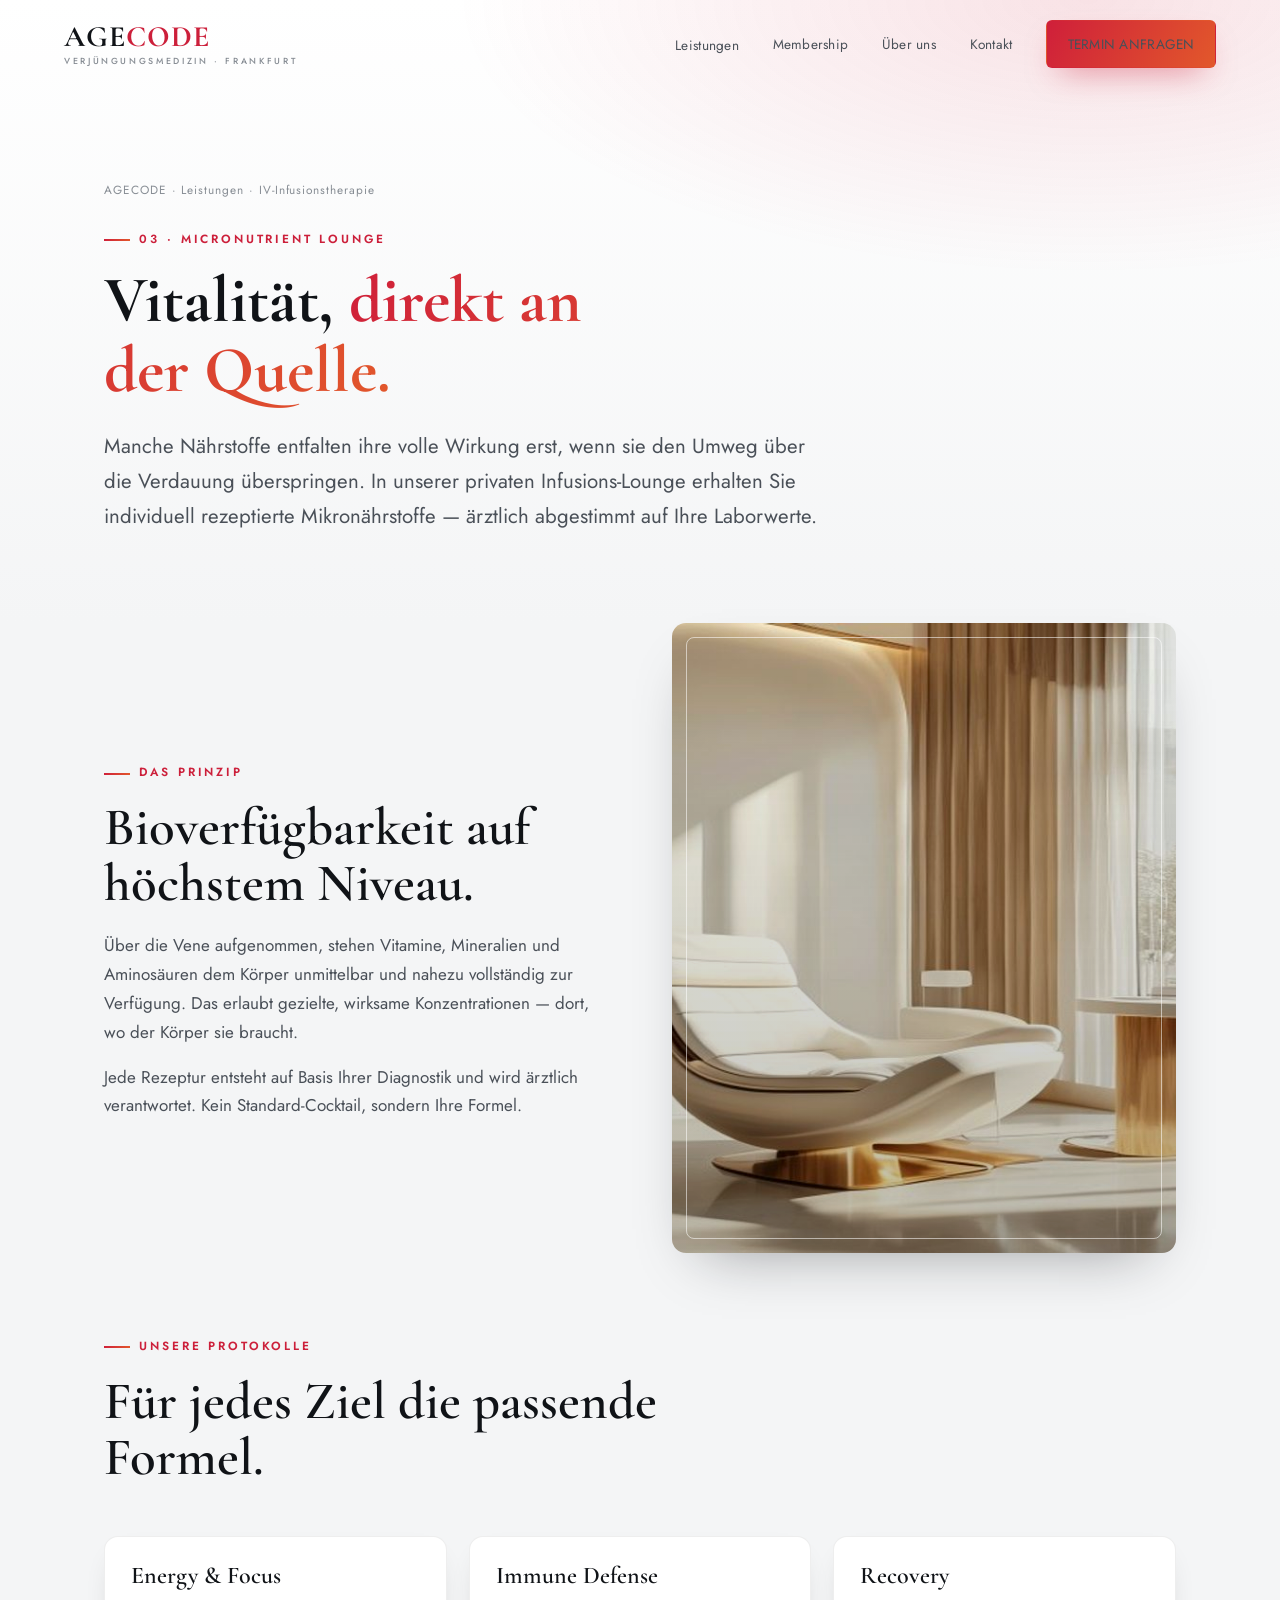
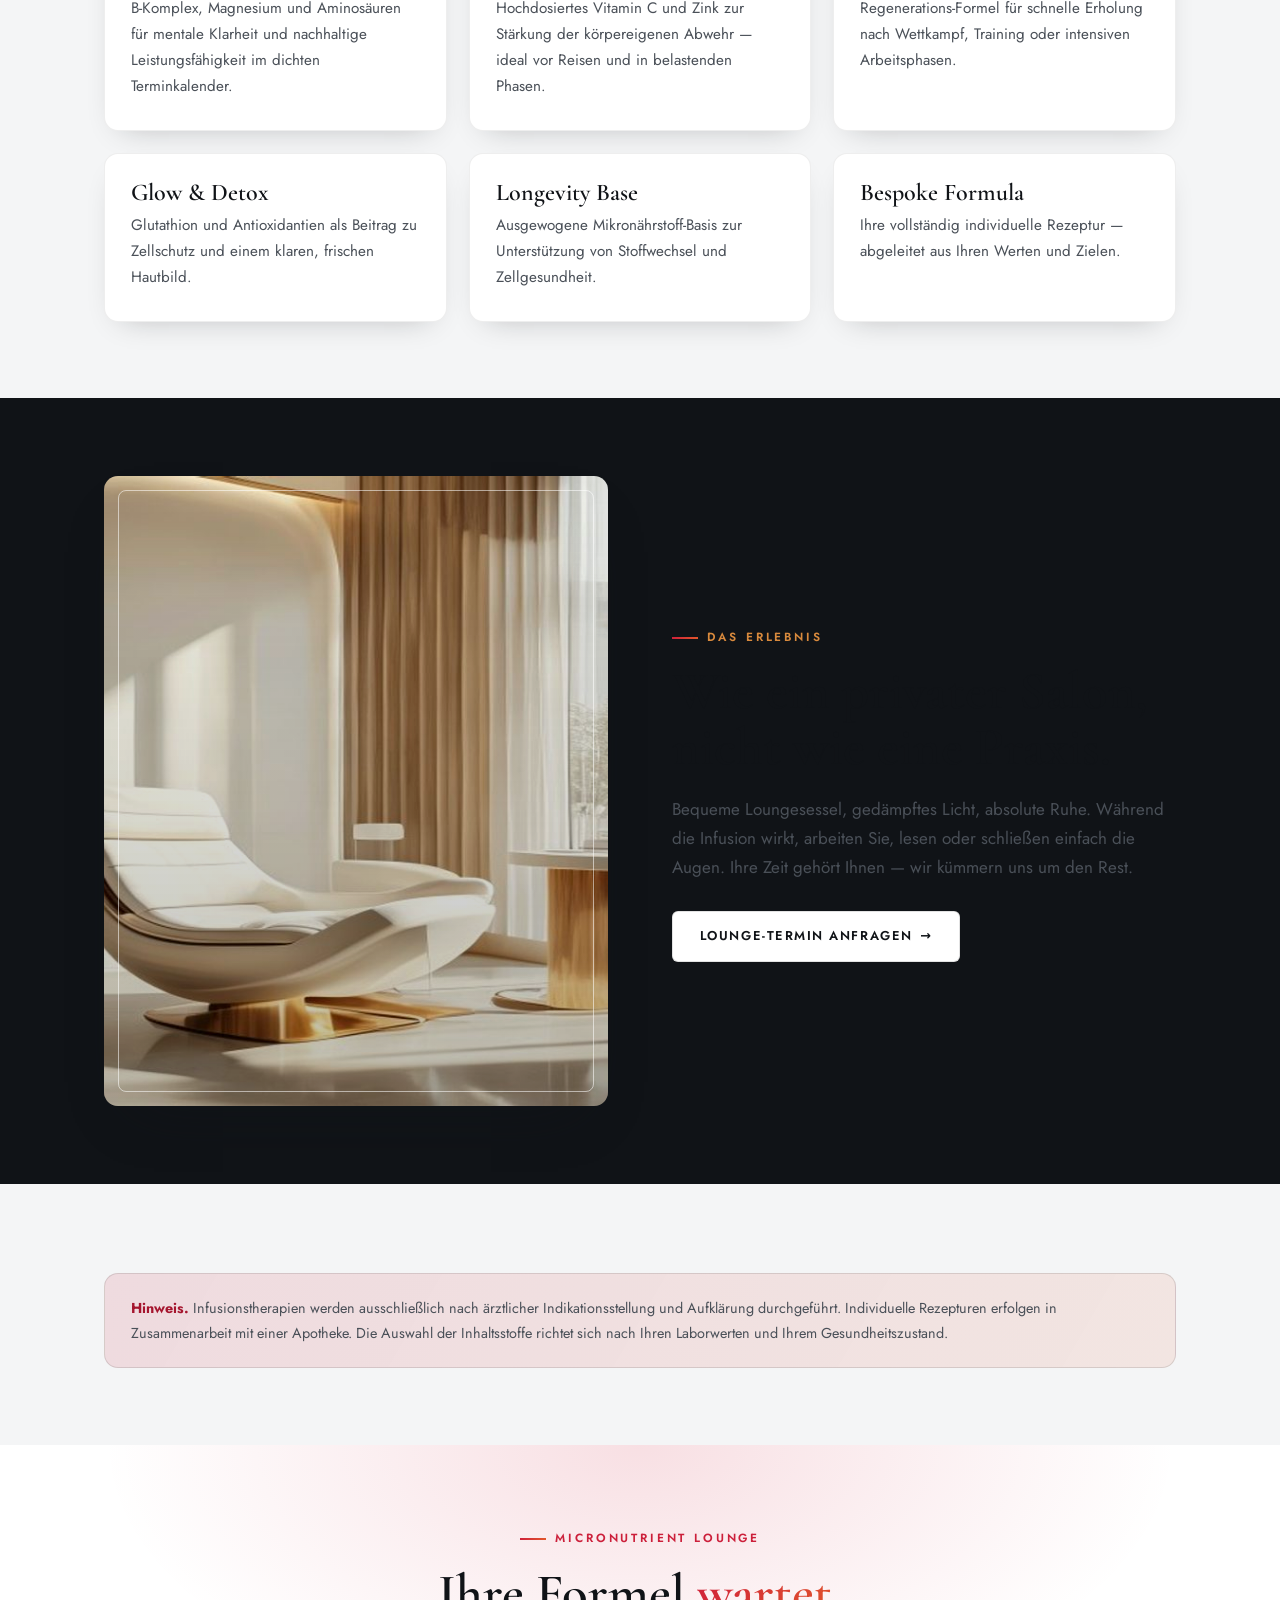
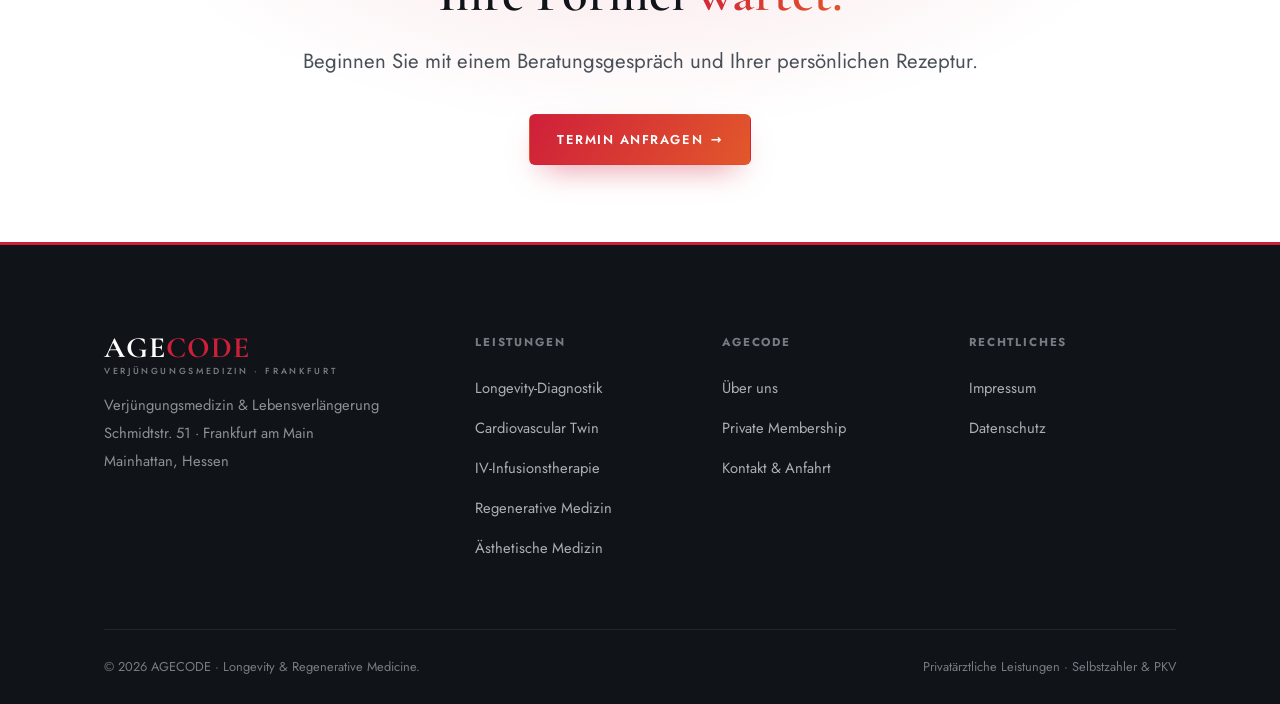
<file: infusionstherapie.html>
<!DOCTYPE html>
<html lang="de">
<head>
<meta charset="UTF-8">
<meta name="viewport" content="width=device-width, initial-scale=1">
<title>IV-Infusionstherapie Frankfurt · Micronutrient Lounge | AGECODE</title>
<meta name="description" content="Individuell rezeptierte IV-Infusionstherapie in Frankfurt: Mikronährstoffe, Vitamin C, Glutathion und mehr in der privaten Infusions-Lounge von AGECODE — für Energie, Immunität, Regeneration und Longevity.">
<meta name="keywords" content="IV Infusion Frankfurt, Vitamininfusion Frankfurt, Mikronährstoffinfusion, Vitamin C Hochdosis, Glutathion Infusion, Aufbaukur Privatpraxis Frankfurt">
<link rel="canonical" href="https://www.agecode.de/infusionstherapie.html">
<meta property="og:title" content="IV-Infusionstherapie · Micronutrient Lounge | AGECODE Frankfurt">
<meta property="og:description" content="Individuell rezeptierte Mikronährstoff-Infusionen in privater Atmosphäre.">
<link rel="preconnect" href="https://fonts.googleapis.com">
<link rel="preconnect" href="https://fonts.gstatic.com" crossorigin>
<link href="https://fonts.googleapis.com/css2?family=Cormorant+Garamond:wght@400;500;600;700&family=Jost:wght@300;400;500;600&display=swap" rel="stylesheet">
<link rel="stylesheet" href="styles.css">
</head>
<body>

<header class="hdr">
  <div class="hdr-in">
    <a class="brand" href="index.html"><b>AGE<span>CODE</span></b><small>Verjüngungsmedizin · Frankfurt</small></a>
    <nav class="nav" aria-label="Hauptnavigation">
      <div class="has-sub">
        <a href="index.html#leistungen">Leistungen</a>
        <div class="sub">
          <a href="diagnostik.html"><b>Longevity-Diagnostik</b><em>Biological Age & Deep Profiling</em></a>
          <a href="cardiovascular-twin.html"><b>Cardiovascular Twin</b><em>KI-Herz-Kreislauf-Analyse</em></a>
          <a href="infusionstherapie.html"><b>IV-Infusionstherapie</b><em>Micronutrient Lounge</em></a>
          <a href="regeneration.html"><b>Regenerative Medizin</b><em>NAD⁺, HBOT, Biohacking</em></a>
          <a href="aesthetik.html"><b>Ästhetische Medizin</b><em>Natural Aesthetics</em></a>
        </div>
      </div>
      <a href="membership.html">Membership</a>
      <a href="ueber-uns.html">Über uns</a>
      <a href="kontakt.html">Kontakt</a>
      <a class="btn btn-gold" href="kontakt.html">Termin anfragen</a>
    </nav>
    <button class="burger" aria-label="Menü"><span></span><span></span><span></span></button>
  </div>
</header>

<section class="phero">
  <div class="phero-bg"></div>
  <div class="wrap">
    <div class="crumbs reveal"><a href="index.html">AGECODE</a> · <a href="index.html#leistungen">Leistungen</a> · IV-Infusionstherapie</div>
    <span class="eyebrow reveal">03 · Micronutrient Lounge</span>
    <h1 class="reveal d1">Vitalität, <span class="gold-text">direkt an der Quelle.</span></h1>
    <p class="lead reveal d2">Manche Nährstoffe entfalten ihre volle Wirkung erst, wenn sie den Umweg über die Verdauung überspringen. In unserer privaten Infusions-Lounge erhalten Sie individuell rezeptierte Mikronährstoffe — ärztlich abgestimmt auf Ihre Laborwerte.</p>
  </div>
</section>

<section style="padding-top:0">
  <div class="wrap split">
    <div class="reveal">
      <span class="eyebrow">Das Prinzip</span>
      <h2>Bioverfügbarkeit auf höchstem Niveau.</h2>
      <p style="margin-top:1.2rem">Über die Vene aufgenommen, stehen Vitamine, Mineralien und Aminosäuren dem Körper unmittelbar und nahezu vollständig zur Verfügung. Das erlaubt gezielte, wirksame Konzentrationen — dort, wo der Körper sie braucht.</p>
      <p style="margin-top:1rem">Jede Rezeptur entsteht auf Basis Ihrer Diagnostik und wird ärztlich verantwortet. Kein Standard-Cocktail, sondern Ihre Formel.</p>
    </div>
    <div class="split-media reveal d1">
      <img src="assets/iv.jpg" alt="Private Infusions-Lounge Frankfurt">
      <span class="frame"></span>
    </div>
  </div>
</section>

<section style="padding-top:0">
  <div class="wrap">
    <div class="sec-head reveal"><span class="eyebrow">Unsere Protokolle</span><h2>Für jedes Ziel die passende Formel.</h2></div>
    <div class="grid grid-3">
      <div class="card reveal"><div class="card-body"><h3>Energy & Focus</h3><p>B-Komplex, Magnesium und Aminosäuren für mentale Klarheit und nachhaltige Leistungsfähigkeit im dichten Terminkalender.</p></div></div>
      <div class="card reveal d1"><div class="card-body"><h3>Immune Defense</h3><p>Hochdosiertes Vitamin C und Zink zur Stärkung der körpereigenen Abwehr — ideal vor Reisen und in belastenden Phasen.</p></div></div>
      <div class="card reveal d2"><div class="card-body"><h3>Recovery</h3><p>Regenerations-Formel für schnelle Erholung nach Wettkampf, Training oder intensiven Arbeitsphasen.</p></div></div>
      <div class="card reveal"><div class="card-body"><h3>Glow & Detox</h3><p>Glutathion und Antioxidantien als Beitrag zu Zellschutz und einem klaren, frischen Hautbild.</p></div></div>
      <div class="card reveal d1"><div class="card-body"><h3>Longevity Base</h3><p>Ausgewogene Mikronährstoff-Basis zur Unterstützung von Stoffwechsel und Zellgesundheit.</p></div></div>
      <div class="card reveal d2"><div class="card-body"><h3>Bespoke Formula</h3><p>Ihre vollständig individuelle Rezeptur — abgeleitet aus Ihren Werten und Zielen.</p></div></div>
    </div>
  </div>
</section>

<section class="band">
  <div class="wrap split rev">
    <div class="split-media reveal">
      <img src="assets/iv.jpg" alt="IV Therapie Ambiente">
      <span class="frame"></span>
    </div>
    <div class="reveal d1">
      <span class="eyebrow">Das Erlebnis</span>
      <h2>Wie ein privater Salon, nicht wie eine Praxis.</h2>
      <p style="margin-top:1.2rem">Bequeme Loungesessel, gedämpftes Licht, absolute Ruhe. Während die Infusion wirkt, arbeiten Sie, lesen oder schließen einfach die Augen. Ihre Zeit gehört Ihnen — wir kümmern uns um den Rest.</p>
      <a class="btn btn-ghost" style="margin-top:1.8rem" href="kontakt.html">Lounge-Termin anfragen <span class="arw">→</span></a>
    </div>
  </div>
</section>

<section style="padding-top:clamp(48px,7vw,90px)">
  <div class="wrap reveal">
    <div class="notice">
      <b>Hinweis.</b> Infusionstherapien werden ausschließlich nach ärztlicher Indikationsstellung und Aufklärung durchgeführt. Individuelle Rezepturen erfolgen in Zusammenarbeit mit einer Apotheke. Die Auswahl der Inhaltsstoffe richtet sich nach Ihren Laborwerten und Ihrem Gesundheitszustand.
    </div>
  </div>
</section>

<section class="cta">
  <div class="cta-bg"></div>
  <div class="wrap reveal">
    <span class="eyebrow">Micronutrient Lounge</span>
    <h2>Ihre Formel <span class="gold-text">wartet.</span></h2>
    <p class="lead" style="margin:0 auto 2.2rem">Beginnen Sie mit einem Beratungsgespräch und Ihrer persönlichen Rezeptur.</p>
    <a class="btn btn-gold" href="kontakt.html">Termin anfragen <span class="arw">→</span></a>
  </div>
</section>

<footer class="ftr">
  <div class="wrap">
    <div class="ftr-top">
      <div><a class="brand" href="index.html"><b>AGE<span>CODE</span></b><small>Verjüngungsmedizin · Frankfurt</small></a>
        <p class="addr">Verjüngungsmedizin & Lebensverlängerung<br>Schmidtstr. 51 · Frankfurt am Main<br>Mainhattan, Hessen</p></div>
      <div><h5>Leistungen</h5><ul>
        <li><a href="diagnostik.html">Longevity-Diagnostik</a></li>
        <li><a href="cardiovascular-twin.html">Cardiovascular Twin</a></li>
        <li><a href="infusionstherapie.html">IV-Infusionstherapie</a></li>
        <li><a href="regeneration.html">Regenerative Medizin</a></li>
        <li><a href="aesthetik.html">Ästhetische Medizin</a></li></ul></div>
      <div><h5>AGECODE</h5><ul>
        <li><a href="ueber-uns.html">Über uns</a></li>
        <li><a href="membership.html">Private Membership</a></li>
        <li><a href="kontakt.html">Kontakt & Anfahrt</a></li></ul></div>
      <div><h5>Rechtliches</h5><ul>
        <li><a href="impressum.html">Impressum</a></li>
        <li><a href="datenschutz.html">Datenschutz</a></li></ul></div>
    </div>
    <div class="ftr-bot">
      <span>© <span data-year>2026</span> AGECODE · Longevity & Regenerative Medicine.</span>
      <span>Privatärztliche Leistungen · Selbstzahler & PKV</span>
    </div>
  </div>
</footer>

<script src="script.js"></script>
</body>
</html>
</file>
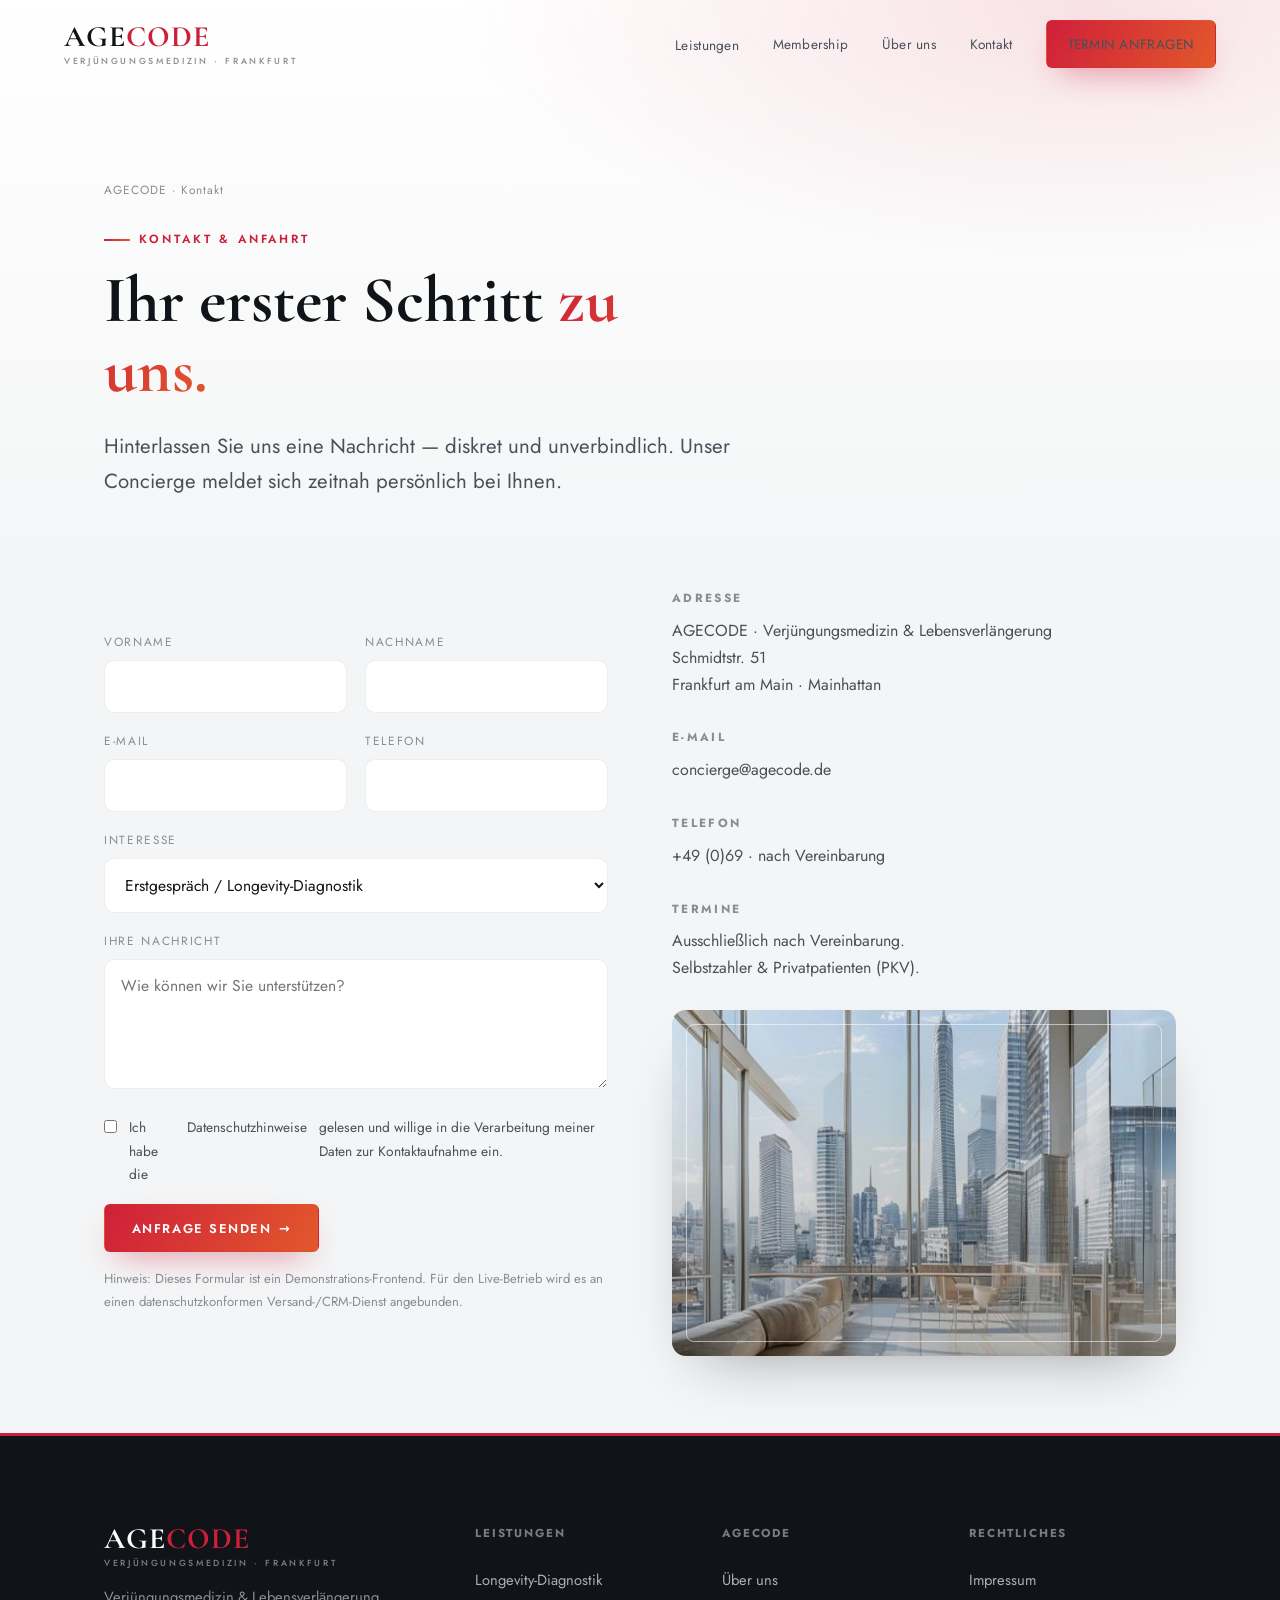
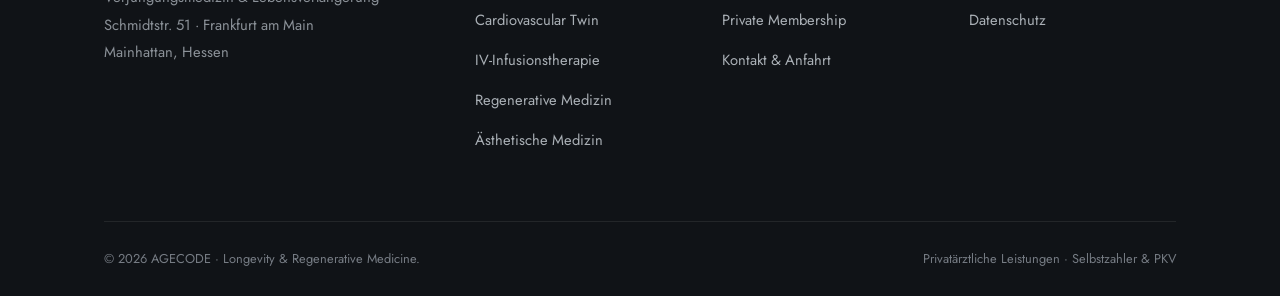
<file: kontakt.html>
<!DOCTYPE html>
<html lang="de">
<head>
<meta charset="UTF-8">
<meta name="viewport" content="width=device-width, initial-scale=1">
<title>Kontakt & Anfahrt · AGECODE Longevity Frankfurt · Schmidtstr. 51</title>
<meta name="description" content="Kontaktieren Sie AGECODE in Frankfurt am Main, Schmidtstr. 51. Vereinbaren Sie ein vertrauliches Erstgespräch für Longevity-Diagnostik, Cardiovascular Twin, IV-Therapie und regenerative Medizin.">
<meta name="keywords" content="AGECODE Kontakt, Longevity Frankfurt Termin, Privatpraxis Frankfurt Schmidtstraße, Anfahrt Longevity Center Frankfurt">
<link rel="canonical" href="https://www.agecode.de/kontakt.html">
<meta property="og:title" content="Kontakt & Anfahrt · AGECODE Frankfurt">
<meta property="og:description" content="Vereinbaren Sie Ihr vertrauliches Erstgespräch bei AGECODE.">
<link rel="preconnect" href="https://fonts.googleapis.com">
<link rel="preconnect" href="https://fonts.gstatic.com" crossorigin>
<link href="https://fonts.googleapis.com/css2?family=Cormorant+Garamond:wght@400;500;600;700&family=Jost:wght@300;400;500;600&display=swap" rel="stylesheet">
<link rel="stylesheet" href="styles.css">
<style>
  .form{display:grid;gap:18px}
  .form .row{display:grid;grid-template-columns:1fr 1fr;gap:18px}
  .field label{display:block;font-size:.74rem;letter-spacing:.14em;text-transform:uppercase;
    color:var(--ink-dim);margin-bottom:.5rem}
  .field input,.field select,.field textarea{
    width:100%;background:var(--bg-soft);border:1px solid var(--line-soft);color:var(--ink);
    border-radius:10px;padding:14px 16px;font-family:var(--sans);font-size:.98rem;transition:border-color .3s}
  .field input:focus,.field select:focus,.field textarea:focus{outline:none;border-color:var(--gold)}
  .field textarea{min-height:130px;resize:vertical}
  .consent{display:flex;gap:12px;align-items:flex-start;font-size:.86rem;color:var(--ink-mut)}
  .consent input{margin-top:4px;accent-color:var(--gold)}
  .contact-side .item{margin-bottom:1.8rem}
  .contact-side h5{font-family:var(--sans);font-size:.74rem;letter-spacing:.2em;text-transform:uppercase;color:var(--ink-dim);margin-bottom:.5rem}
  .contact-side p,.contact-side a{color:var(--ink-mut);font-size:1rem}
  .contact-side a:hover{color:var(--gold)}
  @media (max-width:760px){.form .row{grid-template-columns:1fr}}
</style>
</head>
<body>

<header class="hdr">
  <div class="hdr-in">
    <a class="brand" href="index.html"><b>AGE<span>CODE</span></b><small>Verjüngungsmedizin · Frankfurt</small></a>
    <nav class="nav" aria-label="Hauptnavigation">
      <div class="has-sub">
        <a href="index.html#leistungen">Leistungen</a>
        <div class="sub">
          <a href="diagnostik.html"><b>Longevity-Diagnostik</b><em>Biological Age & Deep Profiling</em></a>
          <a href="cardiovascular-twin.html"><b>Cardiovascular Twin</b><em>KI-Herz-Kreislauf-Analyse</em></a>
          <a href="infusionstherapie.html"><b>IV-Infusionstherapie</b><em>Micronutrient Lounge</em></a>
          <a href="regeneration.html"><b>Regenerative Medizin</b><em>NAD⁺, HBOT, Biohacking</em></a>
          <a href="aesthetik.html"><b>Ästhetische Medizin</b><em>Natural Aesthetics</em></a>
        </div>
      </div>
      <a href="membership.html">Membership</a>
      <a href="ueber-uns.html">Über uns</a>
      <a href="kontakt.html">Kontakt</a>
      <a class="btn btn-gold" href="kontakt.html">Termin anfragen</a>
    </nav>
    <button class="burger" aria-label="Menü"><span></span><span></span><span></span></button>
  </div>
</header>

<section class="phero">
  <div class="phero-bg"></div>
  <div class="wrap">
    <div class="crumbs reveal"><a href="index.html">AGECODE</a> · Kontakt</div>
    <span class="eyebrow reveal">Kontakt & Anfahrt</span>
    <h1 class="reveal d1">Ihr erster Schritt <span class="gold-text">zu uns.</span></h1>
    <p class="lead reveal d2">Hinterlassen Sie uns eine Nachricht — diskret und unverbindlich. Unser Concierge meldet sich zeitnah persönlich bei Ihnen.</p>
  </div>
</section>

<section style="padding-top:0">
  <div class="wrap split">
    <div class="reveal">
      <form class="form" onsubmit="return aurumSubmit(event)">
        <div class="row">
          <div class="field"><label for="fn">Vorname</label><input id="fn" name="fn" type="text" autocomplete="given-name" required></div>
          <div class="field"><label for="ln">Nachname</label><input id="ln" name="ln" type="text" autocomplete="family-name" required></div>
        </div>
        <div class="row">
          <div class="field"><label for="em">E-Mail</label><input id="em" name="em" type="email" autocomplete="email" required></div>
          <div class="field"><label for="ph">Telefon</label><input id="ph" name="ph" type="tel" autocomplete="tel"></div>
        </div>
        <div class="field"><label for="topic">Interesse</label>
          <select id="topic" name="topic">
            <option>Erstgespräch / Longevity-Diagnostik</option>
            <option>Cardiovascular Twin</option>
            <option>IV-Infusionstherapie</option>
            <option>Regenerative Medizin</option>
            <option>Ästhetische Medizin</option>
            <option>Private Membership</option>
          </select>
        </div>
        <div class="field"><label for="msg">Ihre Nachricht</label><textarea id="msg" name="msg" placeholder="Wie können wir Sie unterstützen?"></textarea></div>
        <label class="consent"><input type="checkbox" required> Ich habe die <a href="datenschutz.html">Datenschutzhinweise</a> gelesen und willige in die Verarbeitung meiner Daten zur Kontaktaufnahme ein.</label>
        <button class="btn btn-gold" type="submit" style="justify-self:start">Anfrage senden <span class="arw">→</span></button>
      </form>
      <p style="font-size:.82rem;color:var(--ink-dim);margin-top:1rem">Hinweis: Dieses Formular ist ein Demonstrations-Frontend. Für den Live-Betrieb wird es an einen datenschutzkonformen Versand-/CRM-Dienst angebunden.</p>
    </div>
    <div class="contact-side reveal d1">
      <div class="item"><h5>Adresse</h5><p>AGECODE · Verjüngungsmedizin & Lebensverlängerung<br>Schmidtstr. 51<br>Frankfurt am Main · Mainhattan</p></div>
      <div class="item"><h5>E-Mail</h5><a href="mailto:concierge@agecode.de">concierge@agecode.de</a></div>
      <div class="item"><h5>Telefon</h5><a href="tel:+4969000000">+49 (0)69 · nach Vereinbarung</a></div>
      <div class="item"><h5>Termine</h5><p>Ausschließlich nach Vereinbarung.<br>Selbstzahler & Privatpatienten (PKV).</p></div>
      <div class="split-media" style="aspect-ratio:16/11;margin-top:1rem"><img src="assets/frankfurt.jpg" alt="Lage in Frankfurt Mainhattan"><span class="frame"></span></div>
    </div>
  </div>
</section>

<footer class="ftr">
  <div class="wrap">
    <div class="ftr-top">
      <div><a class="brand" href="index.html"><b>AGE<span>CODE</span></b><small>Verjüngungsmedizin · Frankfurt</small></a>
        <p class="addr">Verjüngungsmedizin & Lebensverlängerung<br>Schmidtstr. 51 · Frankfurt am Main<br>Mainhattan, Hessen</p></div>
      <div><h5>Leistungen</h5><ul>
        <li><a href="diagnostik.html">Longevity-Diagnostik</a></li>
        <li><a href="cardiovascular-twin.html">Cardiovascular Twin</a></li>
        <li><a href="infusionstherapie.html">IV-Infusionstherapie</a></li>
        <li><a href="regeneration.html">Regenerative Medizin</a></li>
        <li><a href="aesthetik.html">Ästhetische Medizin</a></li></ul></div>
      <div><h5>AGECODE</h5><ul>
        <li><a href="ueber-uns.html">Über uns</a></li>
        <li><a href="membership.html">Private Membership</a></li>
        <li><a href="kontakt.html">Kontakt & Anfahrt</a></li></ul></div>
      <div><h5>Rechtliches</h5><ul>
        <li><a href="impressum.html">Impressum</a></li>
        <li><a href="datenschutz.html">Datenschutz</a></li></ul></div>
    </div>
    <div class="ftr-bot">
      <span>© <span data-year>2026</span> AGECODE · Longevity & Regenerative Medicine.</span>
      <span>Privatärztliche Leistungen · Selbstzahler & PKV</span>
    </div>
  </div>
</footer>

<script src="script.js"></script>
<script>
  function aurumSubmit(e){
    e.preventDefault();
    alert("Vielen Dank. Im Live-Betrieb wird Ihre Anfrage sicher an unseren Concierge übermittelt.");
    return false;
  }
</script>
</body>
</html>
</file>
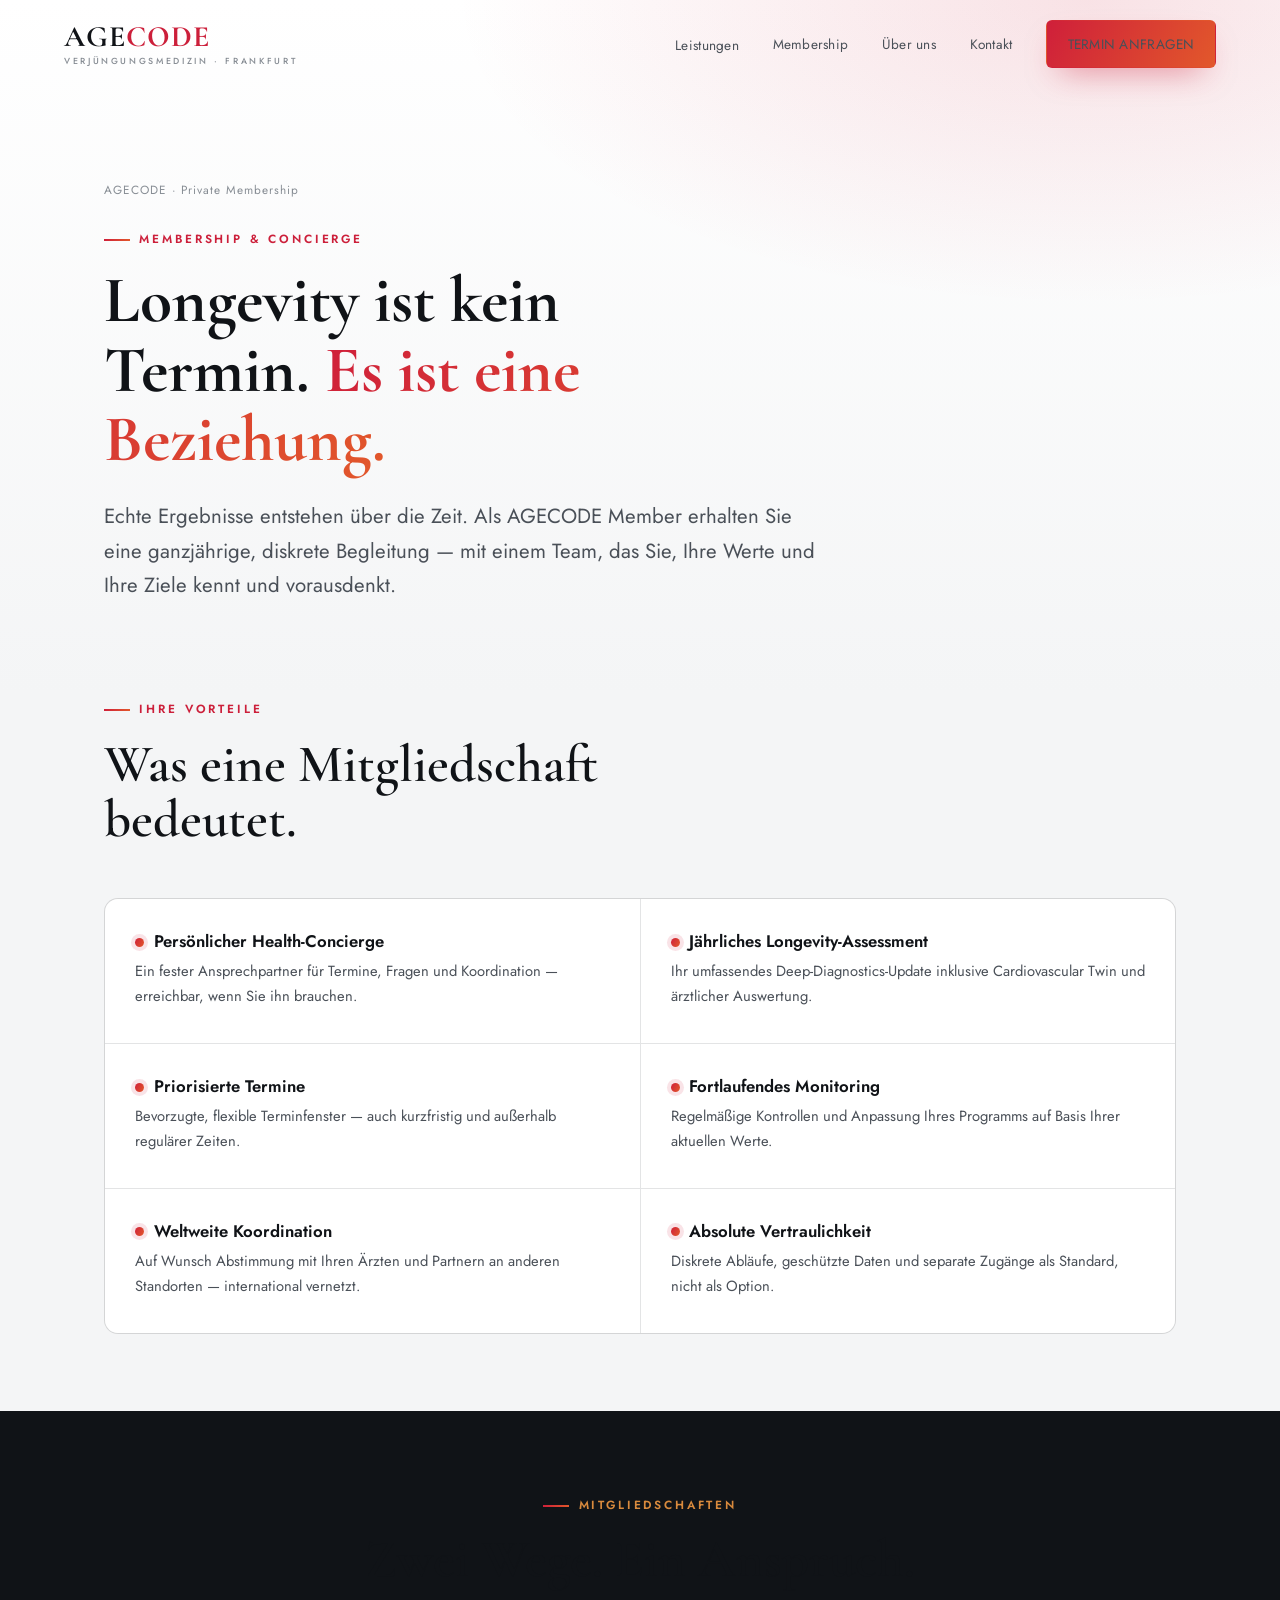
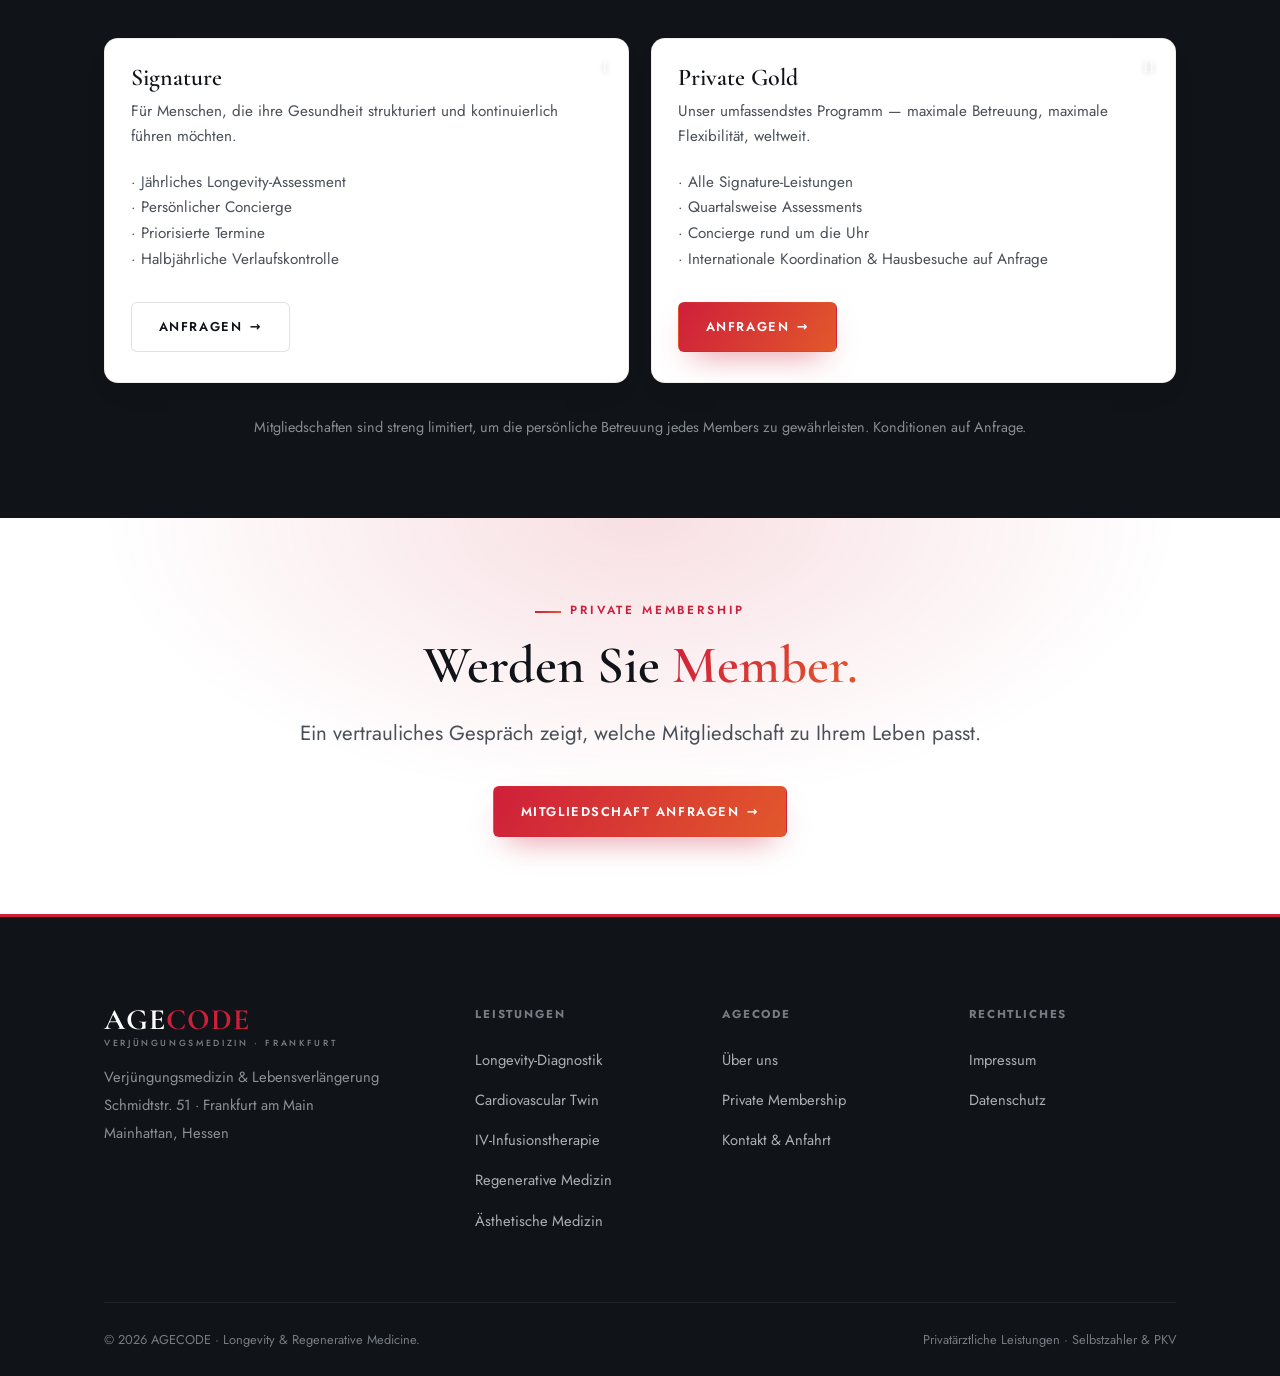
<file: membership.html>
<!DOCTYPE html>
<html lang="de">
<head>
<meta charset="UTF-8">
<meta name="viewport" content="width=device-width, initial-scale=1">
<title>Private Membership & Concierge Frankfurt | AGECODE Longevity</title>
<meta name="description" content="Die AGECODE Private Membership in Frankfurt: ganzjährige ärztliche Betreuung, priorisierte Termine, jährliches Longevity-Assessment und ein persönlicher Health-Concierge — auf Wunsch weltweit.">
<meta name="keywords" content="Longevity Membership Frankfurt, Concierge Medizin Frankfurt, Private Health Membership, exklusive Privatpraxis, Executive Health Programm">
<link rel="canonical" href="https://www.agecode.de/membership.html">
<meta property="og:title" content="Private Membership & Concierge | AGECODE Frankfurt">
<meta property="og:description" content="Ganzjährige, diskrete Longevity-Betreuung auf Mitgliedschaftsbasis.">
<link rel="preconnect" href="https://fonts.googleapis.com">
<link rel="preconnect" href="https://fonts.gstatic.com" crossorigin>
<link href="https://fonts.googleapis.com/css2?family=Cormorant+Garamond:wght@400;500;600;700&family=Jost:wght@300;400;500;600&display=swap" rel="stylesheet">
<link rel="stylesheet" href="styles.css">
</head>
<body>

<header class="hdr">
  <div class="hdr-in">
    <a class="brand" href="index.html"><b>AGE<span>CODE</span></b><small>Verjüngungsmedizin · Frankfurt</small></a>
    <nav class="nav" aria-label="Hauptnavigation">
      <div class="has-sub">
        <a href="index.html#leistungen">Leistungen</a>
        <div class="sub">
          <a href="diagnostik.html"><b>Longevity-Diagnostik</b><em>Biological Age & Deep Profiling</em></a>
          <a href="cardiovascular-twin.html"><b>Cardiovascular Twin</b><em>KI-Herz-Kreislauf-Analyse</em></a>
          <a href="infusionstherapie.html"><b>IV-Infusionstherapie</b><em>Micronutrient Lounge</em></a>
          <a href="regeneration.html"><b>Regenerative Medizin</b><em>NAD⁺, HBOT, Biohacking</em></a>
          <a href="aesthetik.html"><b>Ästhetische Medizin</b><em>Natural Aesthetics</em></a>
        </div>
      </div>
      <a href="membership.html">Membership</a>
      <a href="ueber-uns.html">Über uns</a>
      <a href="kontakt.html">Kontakt</a>
      <a class="btn btn-gold" href="kontakt.html">Termin anfragen</a>
    </nav>
    <button class="burger" aria-label="Menü"><span></span><span></span><span></span></button>
  </div>
</header>

<section class="phero">
  <div class="phero-bg"></div>
  <div class="wrap">
    <div class="crumbs reveal"><a href="index.html">AGECODE</a> · Private Membership</div>
    <span class="eyebrow reveal">Membership & Concierge</span>
    <h1 class="reveal d1">Longevity ist kein Termin. <span class="gold-text">Es ist eine Beziehung.</span></h1>
    <p class="lead reveal d2">Echte Ergebnisse entstehen über die Zeit. Als AGECODE Member erhalten Sie eine ganzjährige, diskrete Begleitung — mit einem Team, das Sie, Ihre Werte und Ihre Ziele kennt und vorausdenkt.</p>
  </div>
</section>

<section style="padding-top:0">
  <div class="wrap">
    <div class="sec-head reveal"><span class="eyebrow">Ihre Vorteile</span><h2>Was eine Mitgliedschaft bedeutet.</h2></div>
    <div class="feat reveal">
      <div><h4><span class="dot"></span>Persönlicher Health-Concierge</h4><p>Ein fester Ansprechpartner für Termine, Fragen und Koordination — erreichbar, wenn Sie ihn brauchen.</p></div>
      <div><h4><span class="dot"></span>Jährliches Longevity-Assessment</h4><p>Ihr umfassendes Deep-Diagnostics-Update inklusive Cardiovascular Twin und ärztlicher Auswertung.</p></div>
      <div><h4><span class="dot"></span>Priorisierte Termine</h4><p>Bevorzugte, flexible Terminfenster — auch kurzfristig und außerhalb regulärer Zeiten.</p></div>
      <div><h4><span class="dot"></span>Fortlaufendes Monitoring</h4><p>Regelmäßige Kontrollen und Anpassung Ihres Programms auf Basis Ihrer aktuellen Werte.</p></div>
      <div><h4><span class="dot"></span>Weltweite Koordination</h4><p>Auf Wunsch Abstimmung mit Ihren Ärzten und Partnern an anderen Standorten — international vernetzt.</p></div>
      <div><h4><span class="dot"></span>Absolute Vertraulichkeit</h4><p>Diskrete Abläufe, geschützte Daten und separate Zugänge als Standard, nicht als Option.</p></div>
    </div>
  </div>
</section>

<section class="band">
  <div class="wrap">
    <div class="sec-head center reveal"><span class="eyebrow">Mitgliedschaften</span><h2>Zwei Wege. Ein Anspruch.</h2></div>
    <div class="grid grid-2">
      <div class="card reveal"><div class="card-body">
        <span class="idx">I</span>
        <h3>Signature</h3>
        <p style="flex:none;margin-bottom:1.2rem">Für Menschen, die ihre Gesundheit strukturiert und kontinuierlich führen möchten.</p>
        <p style="margin:0">· Jährliches Longevity-Assessment<br>· Persönlicher Concierge<br>· Priorisierte Termine<br>· Halbjährliche Verlaufskontrolle</p>
        <a class="btn btn-ghost" style="margin-top:1.8rem;align-self:flex-start" href="kontakt.html">Anfragen <span class="arw">→</span></a>
      </div></div>
      <div class="card reveal d1"><div class="card-body">
        <span class="idx">II</span>
        <h3>Private Gold</h3>
        <p style="flex:none;margin-bottom:1.2rem">Unser umfassendstes Programm — maximale Betreuung, maximale Flexibilität, weltweit.</p>
        <p style="margin:0">· Alle Signature-Leistungen<br>· Quartalsweise Assessments<br>· Concierge rund um die Uhr<br>· Internationale Koordination & Hausbesuche auf Anfrage</p>
        <a class="btn btn-gold" style="margin-top:1.8rem;align-self:flex-start" href="kontakt.html">Anfragen <span class="arw">→</span></a>
      </div></div>
    </div>
    <p class="reveal" style="text-align:center;margin-top:2rem;font-size:.9rem;color:var(--ink-dim)">Mitgliedschaften sind streng limitiert, um die persönliche Betreuung jedes Members zu gewährleisten. Konditionen auf Anfrage.</p>
  </div>
</section>

<section class="cta">
  <div class="cta-bg"></div>
  <div class="wrap reveal">
    <span class="eyebrow">Private Membership</span>
    <h2>Werden Sie <span class="gold-text">Member.</span></h2>
    <p class="lead" style="margin:0 auto 2.2rem">Ein vertrauliches Gespräch zeigt, welche Mitgliedschaft zu Ihrem Leben passt.</p>
    <a class="btn btn-gold" href="kontakt.html">Mitgliedschaft anfragen <span class="arw">→</span></a>
  </div>
</section>

<footer class="ftr">
  <div class="wrap">
    <div class="ftr-top">
      <div><a class="brand" href="index.html"><b>AGE<span>CODE</span></b><small>Verjüngungsmedizin · Frankfurt</small></a>
        <p class="addr">Verjüngungsmedizin & Lebensverlängerung<br>Schmidtstr. 51 · Frankfurt am Main<br>Mainhattan, Hessen</p></div>
      <div><h5>Leistungen</h5><ul>
        <li><a href="diagnostik.html">Longevity-Diagnostik</a></li>
        <li><a href="cardiovascular-twin.html">Cardiovascular Twin</a></li>
        <li><a href="infusionstherapie.html">IV-Infusionstherapie</a></li>
        <li><a href="regeneration.html">Regenerative Medizin</a></li>
        <li><a href="aesthetik.html">Ästhetische Medizin</a></li></ul></div>
      <div><h5>AGECODE</h5><ul>
        <li><a href="ueber-uns.html">Über uns</a></li>
        <li><a href="membership.html">Private Membership</a></li>
        <li><a href="kontakt.html">Kontakt & Anfahrt</a></li></ul></div>
      <div><h5>Rechtliches</h5><ul>
        <li><a href="impressum.html">Impressum</a></li>
        <li><a href="datenschutz.html">Datenschutz</a></li></ul></div>
    </div>
    <div class="ftr-bot">
      <span>© <span data-year>2026</span> AGECODE · Longevity & Regenerative Medicine.</span>
      <span>Privatärztliche Leistungen · Selbstzahler & PKV</span>
    </div>
  </div>
</footer>

<script src="script.js"></script>
</body>
</html>
</file>
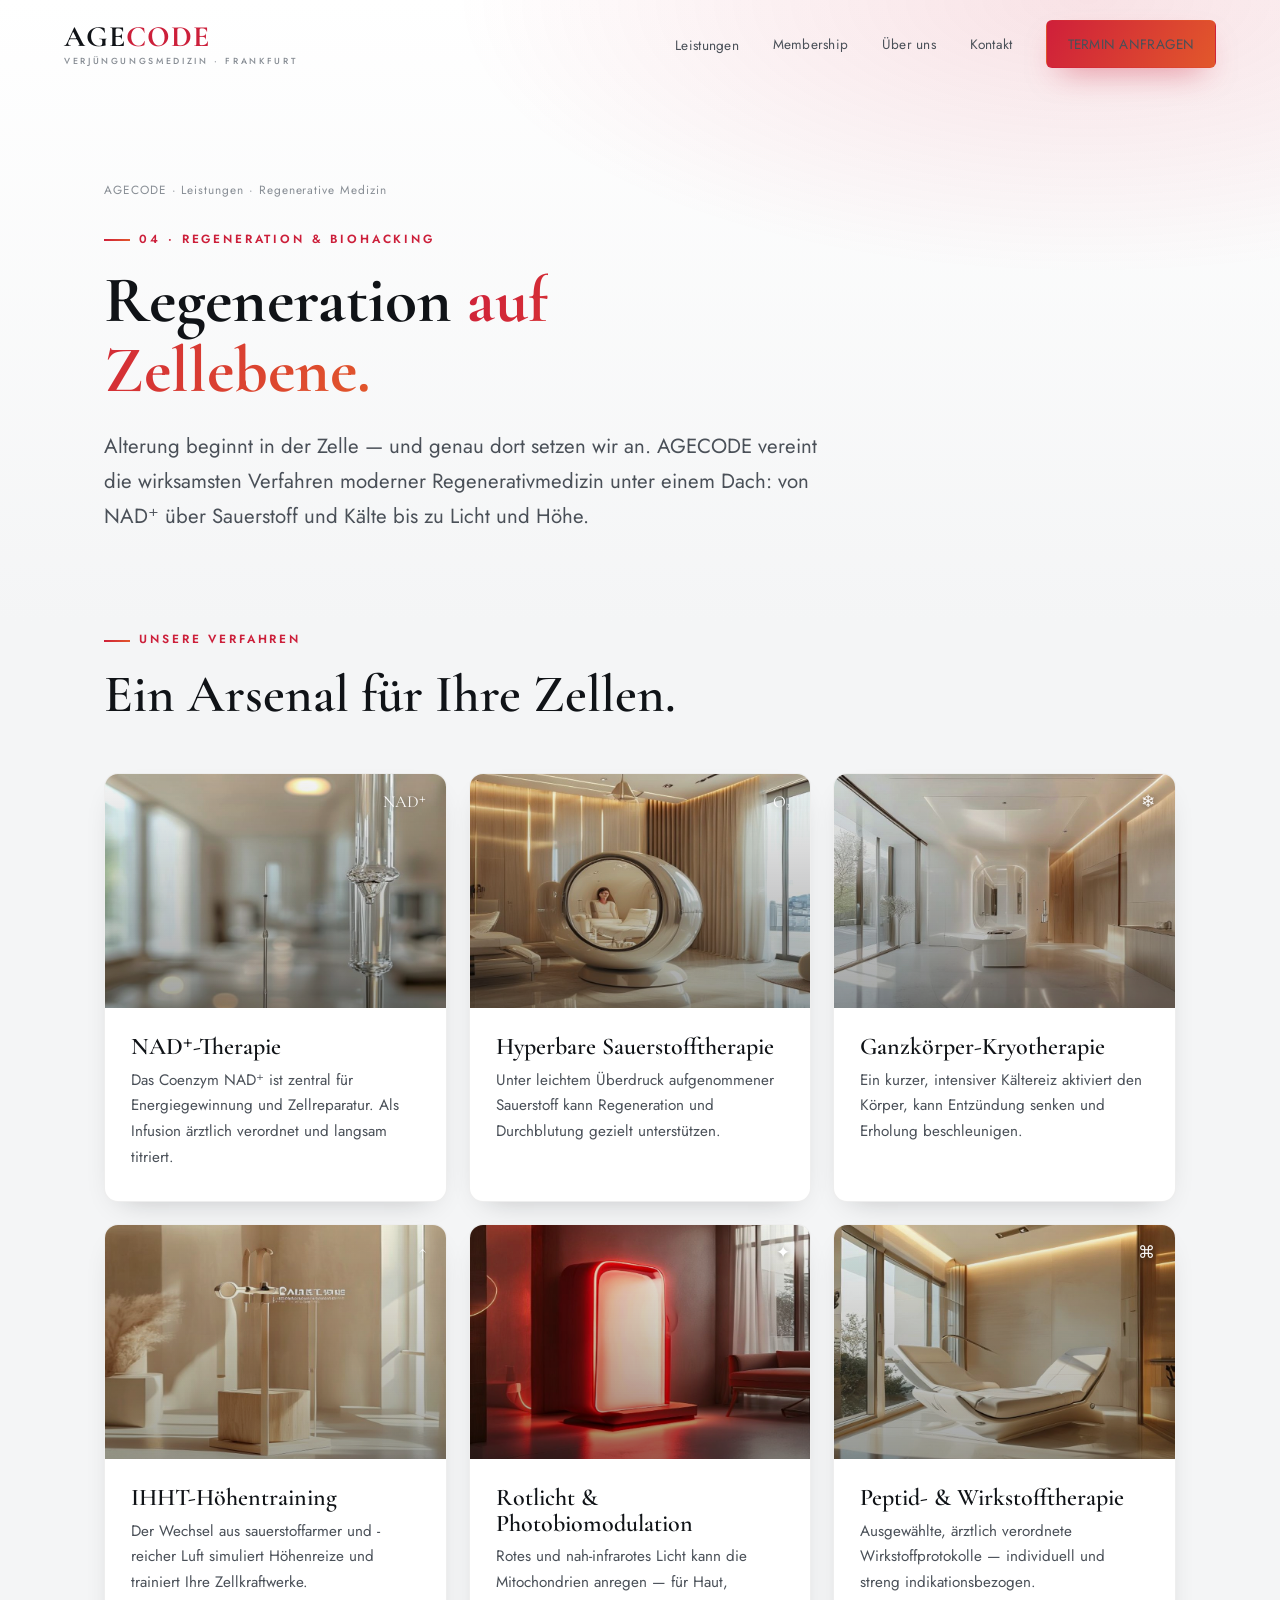
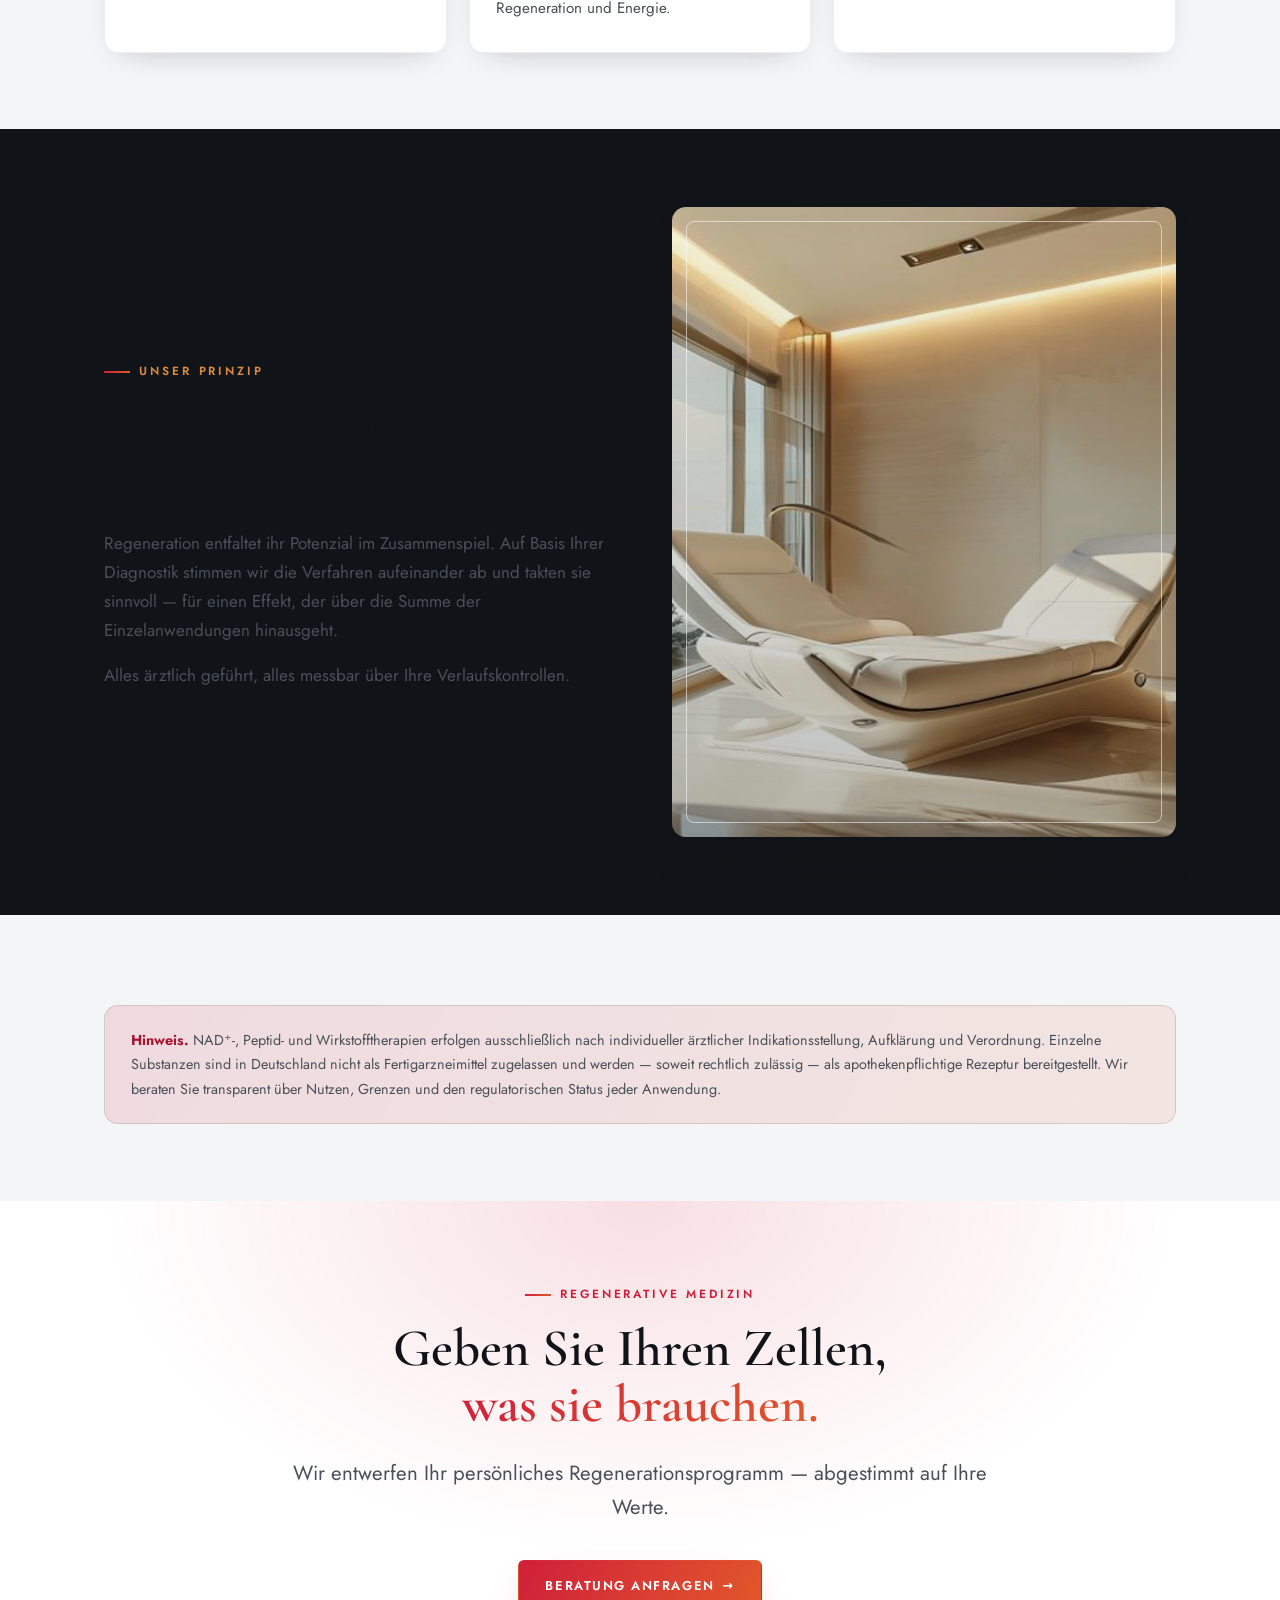
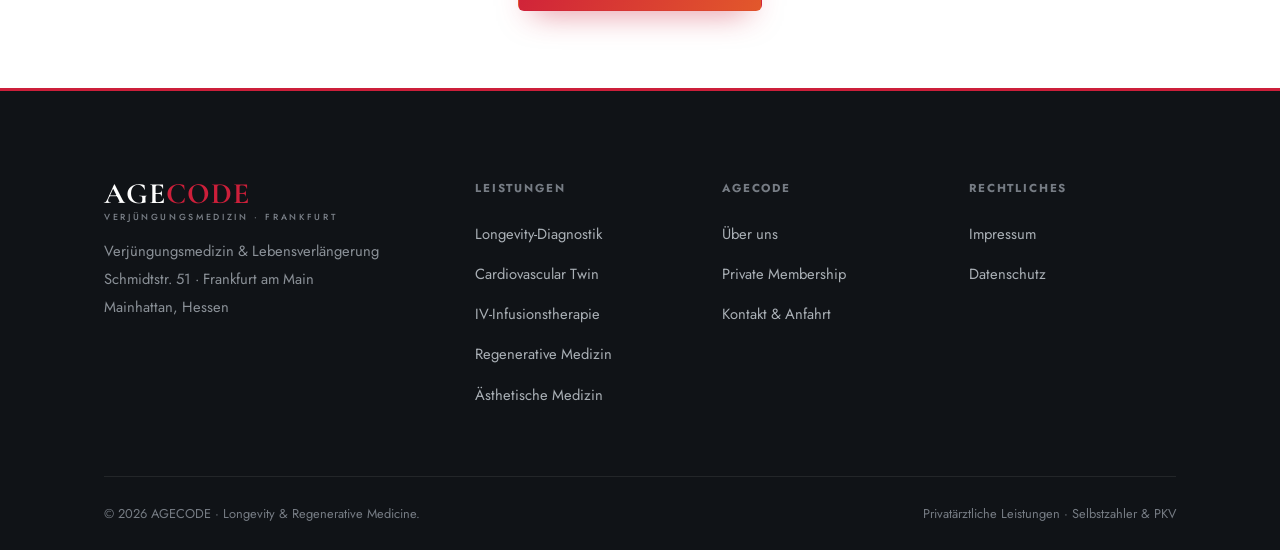
<file: regeneration.html>
<!DOCTYPE html>
<html lang="de">
<head>
<meta charset="UTF-8">
<meta name="viewport" content="width=device-width, initial-scale=1">
<title>Regenerative Medizin & Biohacking Frankfurt · NAD⁺, HBOT | AGECODE</title>
<meta name="description" content="Regenerative Medizin bei AGECODE Frankfurt: NAD⁺-Therapie, hyperbare Sauerstofftherapie (HBOT), Ganzkörper-Kryotherapie, IHHT-Höhentraining und Rotlichttherapie — evidenzorientierte Zellregeneration für Performance und Longevity.">
<meta name="keywords" content="NAD Infusion Frankfurt, hyperbare Sauerstofftherapie Frankfurt, Kryotherapie Frankfurt, IHHT Frankfurt, Rotlichttherapie, Biohacking Frankfurt, Regeneration Longevity">
<link rel="canonical" href="https://www.agecode.de/regeneration.html">
<meta property="og:title" content="Regenerative Medizin & Biohacking | AGECODE Frankfurt">
<meta property="og:description" content="Zellregeneration auf Spitzenniveau — NAD⁺, Sauerstoff, Kälte, Licht und Höhe.">
<link rel="preconnect" href="https://fonts.googleapis.com">
<link rel="preconnect" href="https://fonts.gstatic.com" crossorigin>
<link href="https://fonts.googleapis.com/css2?family=Cormorant+Garamond:wght@400;500;600;700&family=Jost:wght@300;400;500;600&display=swap" rel="stylesheet">
<link rel="stylesheet" href="styles.css">
</head>
<body>

<header class="hdr">
  <div class="hdr-in">
    <a class="brand" href="index.html"><b>AGE<span>CODE</span></b><small>Verjüngungsmedizin · Frankfurt</small></a>
    <nav class="nav" aria-label="Hauptnavigation">
      <div class="has-sub">
        <a href="index.html#leistungen">Leistungen</a>
        <div class="sub">
          <a href="diagnostik.html"><b>Longevity-Diagnostik</b><em>Biological Age & Deep Profiling</em></a>
          <a href="cardiovascular-twin.html"><b>Cardiovascular Twin</b><em>KI-Herz-Kreislauf-Analyse</em></a>
          <a href="infusionstherapie.html"><b>IV-Infusionstherapie</b><em>Micronutrient Lounge</em></a>
          <a href="regeneration.html"><b>Regenerative Medizin</b><em>NAD⁺, HBOT, Biohacking</em></a>
          <a href="aesthetik.html"><b>Ästhetische Medizin</b><em>Natural Aesthetics</em></a>
        </div>
      </div>
      <a href="membership.html">Membership</a>
      <a href="ueber-uns.html">Über uns</a>
      <a href="kontakt.html">Kontakt</a>
      <a class="btn btn-gold" href="kontakt.html">Termin anfragen</a>
    </nav>
    <button class="burger" aria-label="Menü"><span></span><span></span><span></span></button>
  </div>
</header>

<section class="phero">
  <div class="phero-bg"></div>
  <div class="wrap">
    <div class="crumbs reveal"><a href="index.html">AGECODE</a> · <a href="index.html#leistungen">Leistungen</a> · Regenerative Medizin</div>
    <span class="eyebrow reveal">04 · Regeneration & Biohacking</span>
    <h1 class="reveal d1">Regeneration <span class="gold-text">auf Zellebene.</span></h1>
    <p class="lead reveal d2">Alterung beginnt in der Zelle — und genau dort setzen wir an. AGECODE vereint die wirksamsten Verfahren moderner Regenerativmedizin unter einem Dach: von NAD⁺ über Sauerstoff und Kälte bis zu Licht und Höhe.</p>
  </div>
</section>

<section style="padding-top:0">
  <div class="wrap">
    <div class="sec-head reveal"><span class="eyebrow">Unsere Verfahren</span><h2>Ein Arsenal für Ihre Zellen.</h2></div>
    <div class="grid grid-3">
      <div class="card reveal"><span class="idx">NAD⁺</span><div class="card-img"><img src="assets/nad.jpg" alt="NAD Therapie" loading="lazy"></div><div class="card-body"><h3>NAD⁺-Therapie</h3><p>Das Coenzym NAD⁺ ist zentral für Energiegewinnung und Zellreparatur. Als Infusion ärztlich verordnet und langsam titriert.</p></div></div>
      <div class="card reveal d1"><span class="idx">O₂</span><div class="card-img"><img src="assets/hbot.jpg" alt="Hyperbare Sauerstofftherapie" loading="lazy"></div><div class="card-body"><h3>Hyperbare Sauerstofftherapie</h3><p>Unter leichtem Überdruck aufgenommener Sauerstoff kann Regeneration und Durchblutung gezielt unterstützen.</p></div></div>
      <div class="card reveal d2"><span class="idx">❄</span><div class="card-img"><img src="assets/cryo.jpg" alt="Kryotherapie" loading="lazy"></div><div class="card-body"><h3>Ganzkörper-Kryotherapie</h3><p>Ein kurzer, intensiver Kältereiz aktiviert den Körper, kann Entzündung senken und Erholung beschleunigen.</p></div></div>
      <div class="card reveal"><span class="idx">↑</span><div class="card-img"><img src="assets/ihht.jpg" alt="IHHT Höhentraining" loading="lazy"></div><div class="card-body"><h3>IHHT-Höhentraining</h3><p>Der Wechsel aus sauerstoffarmer und -reicher Luft simuliert Höhenreize und trainiert Ihre Zellkraftwerke.</p></div></div>
      <div class="card reveal d1"><span class="idx">✦</span><div class="card-img"><img src="assets/redlight.jpg" alt="Rotlichttherapie" loading="lazy"></div><div class="card-body"><h3>Rotlicht & Photobiomodulation</h3><p>Rotes und nah-infrarotes Licht kann die Mitochondrien anregen — für Haut, Regeneration und Energie.</p></div></div>
      <div class="card reveal d2"><span class="idx">⌘</span><div class="card-img"><img src="assets/regeneration.jpg" alt="Peptid- und Wirkstofftherapie" loading="lazy"></div><div class="card-body"><h3>Peptid- & Wirkstofftherapie</h3><p>Ausgewählte, ärztlich verordnete Wirkstoffprotokolle — individuell und streng indikationsbezogen.</p></div></div>
    </div>
  </div>
</section>

<section class="band">
  <div class="wrap split">
    <div class="reveal">
      <span class="eyebrow">Unser Prinzip</span>
      <h2>Kombiniert wirkt mehr als einzeln.</h2>
      <p style="margin-top:1.2rem">Regeneration entfaltet ihr Potenzial im Zusammenspiel. Auf Basis Ihrer Diagnostik stimmen wir die Verfahren aufeinander ab und takten sie sinnvoll — für einen Effekt, der über die Summe der Einzelanwendungen hinausgeht.</p>
      <p style="margin-top:1rem">Alles ärztlich geführt, alles messbar über Ihre Verlaufskontrollen.</p>
    </div>
    <div class="split-media reveal d1">
      <img src="assets/regeneration.jpg" alt="Regenerative Medizin Suite">
      <span class="frame"></span>
    </div>
  </div>
</section>

<section style="padding-top:clamp(48px,7vw,90px)">
  <div class="wrap reveal">
    <div class="notice">
      <b>Hinweis.</b> NAD⁺-, Peptid- und Wirkstofftherapien erfolgen ausschließlich nach individueller ärztlicher Indikationsstellung, Aufklärung und Verordnung. Einzelne Substanzen sind in Deutschland nicht als Fertigarzneimittel zugelassen und werden — soweit rechtlich zulässig — als apothekenpflichtige Rezeptur bereitgestellt. Wir beraten Sie transparent über Nutzen, Grenzen und den regulatorischen Status jeder Anwendung.
    </div>
  </div>
</section>

<section class="cta">
  <div class="cta-bg"></div>
  <div class="wrap reveal">
    <span class="eyebrow">Regenerative Medizin</span>
    <h2>Geben Sie Ihren Zellen, <span class="gold-text">was sie brauchen.</span></h2>
    <p class="lead" style="margin:0 auto 2.2rem">Wir entwerfen Ihr persönliches Regenerationsprogramm — abgestimmt auf Ihre Werte.</p>
    <a class="btn btn-gold" href="kontakt.html">Beratung anfragen <span class="arw">→</span></a>
  </div>
</section>

<footer class="ftr">
  <div class="wrap">
    <div class="ftr-top">
      <div><a class="brand" href="index.html"><b>AGE<span>CODE</span></b><small>Verjüngungsmedizin · Frankfurt</small></a>
        <p class="addr">Verjüngungsmedizin & Lebensverlängerung<br>Schmidtstr. 51 · Frankfurt am Main<br>Mainhattan, Hessen</p></div>
      <div><h5>Leistungen</h5><ul>
        <li><a href="diagnostik.html">Longevity-Diagnostik</a></li>
        <li><a href="cardiovascular-twin.html">Cardiovascular Twin</a></li>
        <li><a href="infusionstherapie.html">IV-Infusionstherapie</a></li>
        <li><a href="regeneration.html">Regenerative Medizin</a></li>
        <li><a href="aesthetik.html">Ästhetische Medizin</a></li></ul></div>
      <div><h5>AGECODE</h5><ul>
        <li><a href="ueber-uns.html">Über uns</a></li>
        <li><a href="membership.html">Private Membership</a></li>
        <li><a href="kontakt.html">Kontakt & Anfahrt</a></li></ul></div>
      <div><h5>Rechtliches</h5><ul>
        <li><a href="impressum.html">Impressum</a></li>
        <li><a href="datenschutz.html">Datenschutz</a></li></ul></div>
    </div>
    <div class="ftr-bot">
      <span>© <span data-year>2026</span> AGECODE · Longevity & Regenerative Medicine.</span>
      <span>Privatärztliche Leistungen · Selbstzahler & PKV</span>
    </div>
  </div>
</footer>

<script src="script.js"></script>
</body>
</html>
</file>
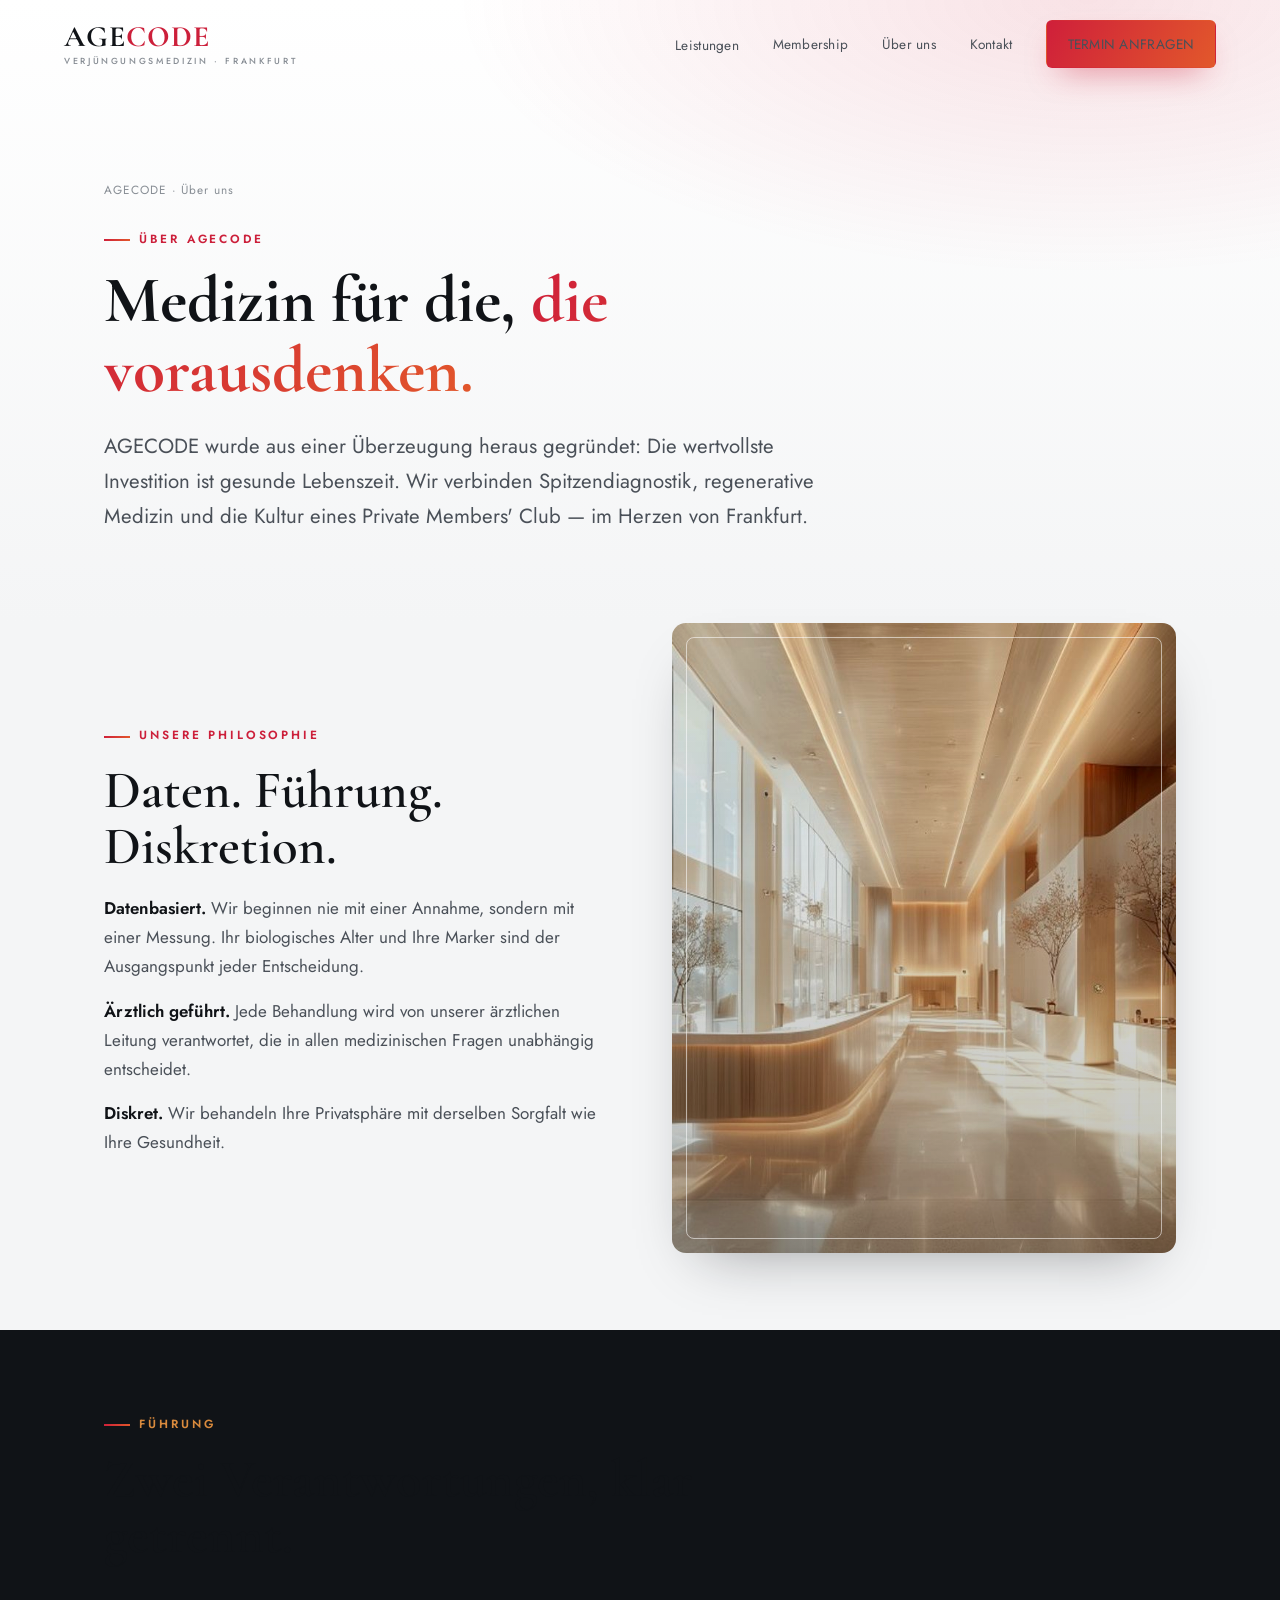
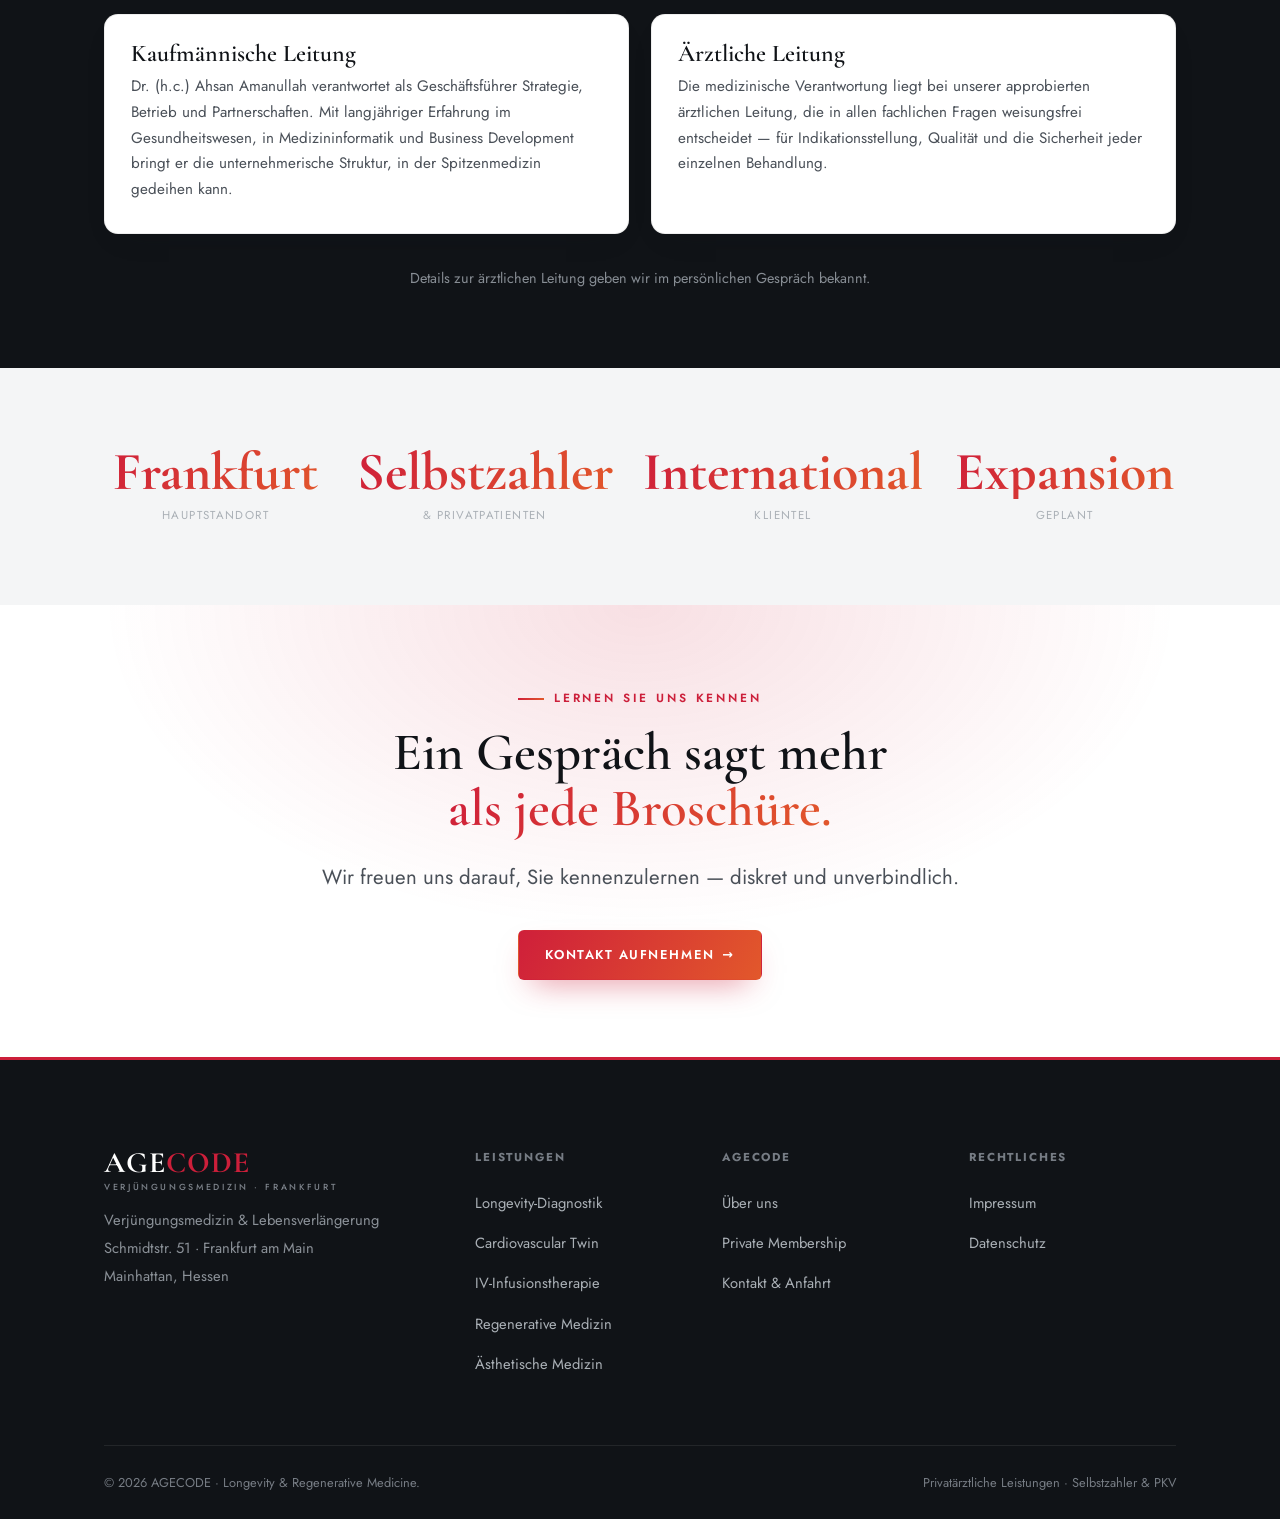
<file: ueber-uns.html>
<!DOCTYPE html>
<html lang="de">
<head>
<meta charset="UTF-8">
<meta name="viewport" content="width=device-width, initial-scale=1">
<title>Über AGECODE · Longevity-Philosophie & Team | Frankfurt</title>
<meta name="description" content="Über AGECODE in Frankfurt: unsere Philosophie einer datenbasierten, ärztlich geführten und diskreten Longevity-Medizin für höchste Ansprüche — im Herzen von Mainhattan.">
<meta name="keywords" content="AGECODE Frankfurt, Longevity Philosophie, Präventionsmedizin Team Frankfurt, ärztliche Leitung Privatpraxis">
<link rel="canonical" href="https://www.agecode.de/ueber-uns.html">
<meta property="og:title" content="Über AGECODE · Longevity in Frankfurt">
<meta property="og:description" content="Datenbasiert, ärztlich geführt, diskret. Unsere Philosophie.">
<link rel="preconnect" href="https://fonts.googleapis.com">
<link rel="preconnect" href="https://fonts.gstatic.com" crossorigin>
<link href="https://fonts.googleapis.com/css2?family=Cormorant+Garamond:wght@400;500;600;700&family=Jost:wght@300;400;500;600&display=swap" rel="stylesheet">
<link rel="stylesheet" href="styles.css">
</head>
<body>

<header class="hdr">
  <div class="hdr-in">
    <a class="brand" href="index.html"><b>AGE<span>CODE</span></b><small>Verjüngungsmedizin · Frankfurt</small></a>
    <nav class="nav" aria-label="Hauptnavigation">
      <div class="has-sub">
        <a href="index.html#leistungen">Leistungen</a>
        <div class="sub">
          <a href="diagnostik.html"><b>Longevity-Diagnostik</b><em>Biological Age & Deep Profiling</em></a>
          <a href="cardiovascular-twin.html"><b>Cardiovascular Twin</b><em>KI-Herz-Kreislauf-Analyse</em></a>
          <a href="infusionstherapie.html"><b>IV-Infusionstherapie</b><em>Micronutrient Lounge</em></a>
          <a href="regeneration.html"><b>Regenerative Medizin</b><em>NAD⁺, HBOT, Biohacking</em></a>
          <a href="aesthetik.html"><b>Ästhetische Medizin</b><em>Natural Aesthetics</em></a>
        </div>
      </div>
      <a href="membership.html">Membership</a>
      <a href="ueber-uns.html">Über uns</a>
      <a href="kontakt.html">Kontakt</a>
      <a class="btn btn-gold" href="kontakt.html">Termin anfragen</a>
    </nav>
    <button class="burger" aria-label="Menü"><span></span><span></span><span></span></button>
  </div>
</header>

<section class="phero">
  <div class="phero-bg"></div>
  <div class="wrap">
    <div class="crumbs reveal"><a href="index.html">AGECODE</a> · Über uns</div>
    <span class="eyebrow reveal">Über AGECODE</span>
    <h1 class="reveal d1">Medizin für die, <span class="gold-text">die vorausdenken.</span></h1>
    <p class="lead reveal d2">AGECODE wurde aus einer Überzeugung heraus gegründet: Die wertvollste Investition ist gesunde Lebenszeit. Wir verbinden Spitzendiagnostik, regenerative Medizin und die Kultur eines Private Members' Club — im Herzen von Frankfurt.</p>
  </div>
</section>

<section style="padding-top:0">
  <div class="wrap split">
    <div class="reveal">
      <span class="eyebrow">Unsere Philosophie</span>
      <h2>Daten. Führung. Diskretion.</h2>
      <p style="margin-top:1.2rem"><strong>Datenbasiert.</strong> Wir beginnen nie mit einer Annahme, sondern mit einer Messung. Ihr biologisches Alter und Ihre Marker sind der Ausgangspunkt jeder Entscheidung.</p>
      <p style="margin-top:1rem"><strong>Ärztlich geführt.</strong> Jede Behandlung wird von unserer ärztlichen Leitung verantwortet, die in allen medizinischen Fragen unabhängig entscheidet.</p>
      <p style="margin-top:1rem"><strong>Diskret.</strong> Wir behandeln Ihre Privatsphäre mit derselben Sorgfalt wie Ihre Gesundheit.</p>
    </div>
    <div class="split-media reveal d1">
      <img src="assets/about.jpg" alt="AGECODE Interieur Frankfurt">
      <span class="frame"></span>
    </div>
  </div>
</section>

<section class="band">
  <div class="wrap">
    <div class="sec-head reveal"><span class="eyebrow">Führung</span><h2>Zwei Verantwortungen, klar getrennt.</h2></div>
    <div class="grid grid-2">
      <div class="card reveal"><div class="card-body">
        <h3>Kaufmännische Leitung</h3>
        <p>Dr. (h.c.) Ahsan Amanullah verantwortet als Geschäftsführer Strategie, Betrieb und Partnerschaften. Mit langjähriger Erfahrung im Gesundheitswesen, in Medizininformatik und Business Development bringt er die unternehmerische Struktur, in der Spitzenmedizin gedeihen kann.</p>
      </div></div>
      <div class="card reveal d1"><div class="card-body">
        <h3>Ärztliche Leitung</h3>
        <p>Die medizinische Verantwortung liegt bei unserer approbierten ärztlichen Leitung, die in allen fachlichen Fragen weisungsfrei entscheidet — für Indikationsstellung, Qualität und die Sicherheit jeder einzelnen Behandlung.</p>
      </div></div>
    </div>
    <p class="reveal" style="text-align:center;margin-top:2rem;font-size:.9rem;color:var(--ink-dim)">Details zur ärztlichen Leitung geben wir im persönlichen Gespräch bekannt.</p>
  </div>
</section>

<section>
  <div class="wrap">
    <div class="stats">
      <div class="reveal"><b>Frankfurt</b><span>Hauptstandort</span></div>
      <div class="reveal d1"><b>Selbstzahler</b><span>& Privatpatienten</span></div>
      <div class="reveal d2"><b>International</b><span>Klientel</span></div>
      <div class="reveal d3"><b>Expansion</b><span>geplant</span></div>
    </div>
  </div>
</section>

<section class="cta">
  <div class="cta-bg"></div>
  <div class="wrap reveal">
    <span class="eyebrow">Lernen Sie uns kennen</span>
    <h2>Ein Gespräch sagt mehr <span class="gold-text">als jede Broschüre.</span></h2>
    <p class="lead" style="margin:0 auto 2.2rem">Wir freuen uns darauf, Sie kennenzulernen — diskret und unverbindlich.</p>
    <a class="btn btn-gold" href="kontakt.html">Kontakt aufnehmen <span class="arw">→</span></a>
  </div>
</section>

<footer class="ftr">
  <div class="wrap">
    <div class="ftr-top">
      <div><a class="brand" href="index.html"><b>AGE<span>CODE</span></b><small>Verjüngungsmedizin · Frankfurt</small></a>
        <p class="addr">Verjüngungsmedizin & Lebensverlängerung<br>Schmidtstr. 51 · Frankfurt am Main<br>Mainhattan, Hessen</p></div>
      <div><h5>Leistungen</h5><ul>
        <li><a href="diagnostik.html">Longevity-Diagnostik</a></li>
        <li><a href="cardiovascular-twin.html">Cardiovascular Twin</a></li>
        <li><a href="infusionstherapie.html">IV-Infusionstherapie</a></li>
        <li><a href="regeneration.html">Regenerative Medizin</a></li>
        <li><a href="aesthetik.html">Ästhetische Medizin</a></li></ul></div>
      <div><h5>AGECODE</h5><ul>
        <li><a href="ueber-uns.html">Über uns</a></li>
        <li><a href="membership.html">Private Membership</a></li>
        <li><a href="kontakt.html">Kontakt & Anfahrt</a></li></ul></div>
      <div><h5>Rechtliches</h5><ul>
        <li><a href="impressum.html">Impressum</a></li>
        <li><a href="datenschutz.html">Datenschutz</a></li></ul></div>
    </div>
    <div class="ftr-bot">
      <span>© <span data-year>2026</span> AGECODE · Longevity & Regenerative Medicine.</span>
      <span>Privatärztliche Leistungen · Selbstzahler & PKV</span>
    </div>
  </div>
</footer>

<script src="script.js"></script>
</body>
</html>
</file>
<file: styles.css>
/* ============================================================
   AGECODE · Longevity Clinic · Frankfurt
   Design System — CLINICAL: crisp white/graphite + vital crimson.
   Verjüngung & Lebensverlängerung. No wellness, no calm, no blue/green.
   Cormorant Garamond (display) + Jost (sans).
   (Variablennamen beibehalten: --gold* = Akzent)
   ============================================================ */

:root{
  --bg:            #f4f5f6;
  --bg-soft:       #ffffff;
  --bg-elev:       #ffffff;
  --line:          rgba(16,19,23,.12);
  --line-soft:     rgba(16,19,23,.07);
  --ink:           #101317;
  --ink-mut:       #4a5058;
  --ink-dim:       #878d94;
  --gold:          #cc1f3a;   /* accent primary — vital crimson */
  --gold-2:        #8a1030;   /* deep garnet */
  --gold-deep:     #a5152e;
  --vital:         #d98a3d;   /* warm amber micro-accent */
  --grad-gold:     linear-gradient(120deg,#cf1f3a 0%,#e2582b 100%);
  --grad-soft:     linear-gradient(120deg,rgba(204,31,58,.12),rgba(226,88,43,.10));
  --shadow:        0 26px 58px -30px rgba(16,19,23,.42);
  --shadow-sm:     0 12px 30px -18px rgba(16,19,23,.3);
  --maxw:          1200px;
  --pad:           clamp(20px,5vw,64px);
  --r:             14px;
  --serif:         "Cormorant Garamond", Georgia, "Times New Roman", serif;
  --sans:          "Jost", system-ui, -apple-system, "Segoe UI", sans-serif;
  --mono:          "Jost", system-ui, sans-serif;
  --ease:          cubic-bezier(.22,.61,.36,1);
}

*{box-sizing:border-box;margin:0;padding:0}
html{scroll-behavior:smooth}
body{
  background:var(--bg);
  color:var(--ink);
  font-family:var(--sans);
  font-size:17px;
  font-weight:400;
  line-height:1.7;
  -webkit-font-smoothing:antialiased;
  overflow-x:hidden;
}
img{max-width:100%;display:block}
a{color:inherit;text-decoration:none;transition:color .3s var(--ease)}
::selection{background:var(--gold);color:#fff}

/* ---------- Typography ---------- */
h1,h2,h3,h4{font-family:var(--serif);font-weight:600;line-height:1.06;letter-spacing:0;color:var(--ink)}
h1{font-size:clamp(2.7rem,6.3vw,5.1rem);font-weight:700}
h2{font-size:clamp(2rem,4.3vw,3.3rem)}
h3{font-size:clamp(1.35rem,2.3vw,1.9rem)}
.eyebrow{
  font-family:var(--sans);font-size:.74rem;font-weight:600;
  letter-spacing:.24em;text-transform:uppercase;color:var(--gold);
  display:inline-block;margin-bottom:1.1rem;
}
.eyebrow::before{content:"";display:inline-block;width:26px;height:2px;background:var(--grad-gold);
  vertical-align:middle;margin-right:.8em}
.lead{font-size:clamp(1.06rem,1.6vw,1.28rem);color:var(--ink-mut);font-weight:400;max-width:60ch}
.gold-text{background:var(--grad-gold);-webkit-background-clip:text;background-clip:text;color:transparent}
p{color:var(--ink-mut);font-weight:400}
p strong{color:var(--ink);font-weight:600}

/* ---------- Layout ---------- */
.wrap{max-width:var(--maxw);margin:0 auto;padding-inline:var(--pad)}
section{padding-block:clamp(40px,6vw,84px)}
.divider{height:1px;background:linear-gradient(90deg,transparent,var(--line),transparent);border:0}

/* ---------- Buttons ---------- */
.btn{
  display:inline-flex;align-items:center;gap:.6em;
  font-family:var(--sans);font-size:.8rem;font-weight:600;letter-spacing:.12em;
  text-transform:uppercase;padding:1.05em 2.1em;border-radius:6px;
  cursor:pointer;border:1px solid transparent;transition:all .35s var(--ease);
}
.btn-gold{background:var(--grad-gold);color:#fff;box-shadow:0 14px 32px -14px rgba(204,31,58,.6)}
.btn-gold:hover{transform:translateY(-2px);box-shadow:0 20px 44px -14px rgba(204,31,58,.78)}
.btn-ghost{border-color:var(--line);color:var(--ink);background:var(--bg-soft)}
.btn-ghost:hover{border-color:var(--gold);color:var(--gold)}
.btn .arw{transition:transform .35s var(--ease)}
.btn:hover .arw{transform:translateX(4px)}

/* ---------- Header ---------- */
.hdr{position:fixed;inset:0 0 auto 0;z-index:100;transition:all .4s var(--ease)}
.hdr-in{display:flex;align-items:center;justify-content:space-between;
  padding:20px var(--pad);transition:padding .4s var(--ease)}
.hdr.scrolled{background:rgba(255,255,255,.9);backdrop-filter:blur(14px);border-bottom:1px solid var(--line-soft)}
.hdr.scrolled .hdr-in{padding:13px var(--pad)}
.brand{display:flex;flex-direction:column;line-height:1}
.brand b{font-family:var(--serif);font-size:1.85rem;font-weight:700;letter-spacing:1px}
.brand b span{color:var(--gold)}
.brand small{font-family:var(--sans);font-size:.55rem;font-weight:500;letter-spacing:.3em;text-transform:uppercase;color:var(--ink-dim);margin-top:5px}
.nav{display:flex;align-items:center;gap:2.1rem}
.nav a{font-size:.85rem;font-weight:400;letter-spacing:.02em;color:var(--ink-mut)}
.nav a:hover{color:var(--gold)}
.nav .has-sub{position:relative}
.nav .sub{
  position:absolute;top:calc(100% + 18px);left:50%;transform:translateX(-50%) translateY(8px);
  background:var(--bg-elev);border:1px solid var(--line-soft);border-radius:12px;
  padding:10px;min-width:264px;opacity:0;visibility:hidden;transition:all .3s var(--ease);
  box-shadow:var(--shadow)}
.nav .has-sub:hover .sub{opacity:1;visibility:visible;transform:translateX(-50%) translateY(0)}
.nav .sub a{display:block;padding:11px 14px;border-radius:8px;color:var(--ink-mut)}
.nav .sub a:hover{background:var(--grad-soft);color:var(--gold)}
.nav .sub a b{display:block;font-family:var(--sans);font-weight:600;font-size:.9rem;color:var(--ink)}
.nav .sub a:hover b{color:var(--gold)}
.nav .sub a em{font-style:normal;font-family:var(--sans);font-size:.72rem;letter-spacing:.03em;color:var(--ink-dim)}
.hdr .btn{padding:.85em 1.5em}
.burger{display:none;flex-direction:column;gap:5px;background:none;border:0;cursor:pointer;padding:8px}
.burger span{width:26px;height:2px;background:var(--ink);transition:all .3s var(--ease)}

/* ---------- Hero ---------- */
.hero{position:relative;min-height:100svh;display:flex;align-items:center;
  padding-top:120px;overflow:hidden}
.hero-bg{position:absolute;inset:0;z-index:-2;
  background:radial-gradient(120% 90% at 82% 8%,rgba(204,31,58,.12),transparent 55%),
  linear-gradient(180deg,#ffffff,var(--bg))}
.hero h1{max-width:16ch}
.hero .lead{margin:1.7rem 0 2.5rem}
.hero-cta{display:flex;gap:1rem;flex-wrap:wrap}
.hero-meta{display:flex;gap:2.8rem;margin-top:3.6rem;flex-wrap:wrap}
.hero-meta div b{font-family:var(--serif);font-size:2.4rem;font-weight:700;color:var(--ink);display:block;line-height:1}
.hero-meta div b span{color:var(--gold)}
.hero-meta div span{font-family:var(--sans);font-size:.72rem;font-weight:500;letter-spacing:.12em;text-transform:uppercase;color:var(--ink-dim)}

/* Full-bleed clinical hero photo */
.hero--photo .hero-photo{position:absolute;inset:0;z-index:-4;overflow:hidden}
.hero--photo .hero-photo img{width:100%;height:100%;object-fit:cover;
  filter:saturate(1.03) contrast(1.05);transform:scale(1.02)}
.hero--photo .hero-photo-ov{position:absolute;inset:0;z-index:-3;
  background:
    linear-gradient(100deg,rgba(255,255,255,.96) 0%,rgba(255,255,255,.86) 40%,rgba(255,255,255,.4) 72%,rgba(244,245,246,.14) 100%),
    linear-gradient(0deg,rgba(244,245,246,.9),transparent 42%)}
@media (max-width:760px){
  .hero--photo .hero-photo-ov{background:linear-gradient(180deg,rgba(255,255,255,.82) 0%,rgba(255,255,255,.9) 55%,rgba(244,245,246,.97) 100%)}
}

/* ---------- Reveal animation ---------- */
.reveal{opacity:0;transform:translateY(28px);transition:opacity .9s var(--ease),transform .9s var(--ease)}
.reveal.in{opacity:1;transform:none}
.reveal.d1{transition-delay:.1s}.reveal.d2{transition-delay:.2s}
.reveal.d3{transition-delay:.3s}.reveal.d4{transition-delay:.4s}
@media (prefers-reduced-motion:reduce){.reveal{opacity:1;transform:none;transition:none}}

/* ---------- Section head ---------- */
.sec-head{max-width:64ch;margin-bottom:clamp(28px,4vw,50px)}
.sec-head.center{margin-inline:auto;text-align:center}
.sec-head.center .lead{margin-inline:auto}

/* ---------- Service / cards ---------- */
.grid{display:grid;gap:22px}
.grid-3{grid-template-columns:repeat(3,1fr)}
.grid-2{grid-template-columns:repeat(2,1fr)}
.card{
  position:relative;background:var(--bg-soft);border:1px solid var(--line-soft);
  border-radius:var(--r);overflow:hidden;transition:all .45s var(--ease);
  display:flex;flex-direction:column;box-shadow:var(--shadow-sm)}
.card:hover{border-color:rgba(204,31,58,.45);transform:translateY(-6px);box-shadow:var(--shadow)}
.card-img{aspect-ratio:16/11;overflow:hidden;position:relative}
.card-img::after{content:"";position:absolute;inset:0;
  background:linear-gradient(180deg,rgba(16,19,23,.04),rgba(16,19,23,.4));mix-blend-mode:multiply}
.card-img img{width:100%;height:100%;object-fit:cover;
  filter:saturate(1.03) contrast(1.04);transition:transform .8s var(--ease)}
.card:hover .card-img img{transform:scale(1.06)}
.card-body{padding:26px 26px 30px;flex:1;display:flex;flex-direction:column}
.card h3{font-size:1.5rem;margin-bottom:.5rem}
.card p{font-size:.95rem;flex:1}
.card .more{margin-top:1.2rem;font-family:var(--sans);font-size:.72rem;letter-spacing:.14em;text-transform:uppercase;
  color:var(--gold);font-weight:600}
.card .idx{position:absolute;top:14px;right:20px;font-family:var(--serif);
  font-size:1.05rem;color:#fff;opacity:.95;z-index:2;text-shadow:0 1px 6px rgba(0,0,0,.4)}

/* ---------- Feature list ---------- */
.feat{display:grid;grid-template-columns:repeat(2,1fr);gap:1px;background:var(--line-soft);
  border:1px solid var(--line-soft);border-radius:var(--r);overflow:hidden}
.feat > div{background:var(--bg-soft);padding:34px 30px}
.feat h4{font-family:var(--sans);font-weight:600;font-size:1.05rem;letter-spacing:0;
  margin-bottom:.5rem;color:var(--ink);display:flex;align-items:center;gap:.6rem}
.feat h4 .dot{width:9px;height:9px;border-radius:50%;background:var(--grad-gold);flex:none;box-shadow:0 0 0 4px rgba(204,31,58,.12)}
.feat p{font-size:.92rem}

/* ---------- Split / media ---------- */
.split{display:grid;grid-template-columns:1fr 1fr;gap:clamp(30px,5vw,72px);align-items:center}
.split.rev .split-media{order:-1}
.split-media{border-radius:var(--r);overflow:hidden;position:relative;aspect-ratio:4/5;box-shadow:var(--shadow)}
.split-media img{width:100%;height:100%;object-fit:cover;filter:saturate(1.03) contrast(1.04)}
.split-media::after{content:"";position:absolute;inset:0;background:linear-gradient(180deg,rgba(16,19,23,.04),rgba(16,19,23,.28));mix-blend-mode:multiply}
.split-media .frame{position:absolute;inset:14px;border:1px solid rgba(255,255,255,.55);border-radius:8px;pointer-events:none;z-index:2}

/* ---------- Steps ---------- */
.steps{counter-reset:s;display:grid;gap:1px;background:var(--line-soft);border-radius:var(--r);overflow:hidden;border:1px solid var(--line-soft)}
.step{background:var(--bg-soft);padding:30px 34px;display:flex;gap:24px;align-items:flex-start}
.step::before{counter-increment:s;content:counter(s,decimal-leading-zero);font-family:var(--serif);
  font-size:2rem;font-weight:700;color:var(--gold);flex:none;min-width:52px;line-height:1.1}
.step h4{font-family:var(--sans);font-size:1.08rem;font-weight:600;margin-bottom:.35rem}
.step p{font-size:.93rem}

/* ---------- Stats band ---------- */
.band{background:var(--ink);border-block:1px solid var(--ink)}
.band .eyebrow{color:var(--vital)}
.stats{display:grid;grid-template-columns:repeat(4,1fr);gap:30px;text-align:center}
.stats b{font-family:var(--serif);font-weight:700;font-size:clamp(2.6rem,4.2vw,3.6rem);
  background:var(--grad-gold);-webkit-background-clip:text;background-clip:text;color:transparent;display:block;line-height:1}
.stats span{font-family:var(--sans);font-size:.72rem;letter-spacing:.12em;text-transform:uppercase;color:#aab0b6}

/* ---------- Clientele / quote ---------- */
.quote{max-width:24ch;font-family:var(--serif);font-weight:600;font-size:clamp(2rem,3.6vw,3.1rem);line-height:1.12;color:var(--ink)}
.pill{display:inline-flex;align-items:center;gap:.5em;padding:.5em 1.1em;border:1px solid var(--line);
  border-radius:100px;font-size:.8rem;letter-spacing:.02em;color:var(--ink-mut);margin:.25rem;background:var(--bg-soft)}
.pill .dot{width:6px;height:6px;border-radius:50%;background:var(--grad-gold)}

/* ---------- Page hero (subpages) ---------- */
.phero{position:relative;padding-top:180px;padding-bottom:clamp(50px,7vw,90px);overflow:hidden}
.phero-bg{position:absolute;inset:0;z-index:-1;
  background:radial-gradient(90% 80% at 85% 0%,rgba(204,31,58,.13),transparent 55%),
  linear-gradient(180deg,#ffffff,var(--bg))}
.phero .crumbs{font-family:var(--sans);font-size:.74rem;letter-spacing:.08em;color:var(--ink-dim);margin-bottom:1.4rem}
.phero .crumbs a:hover{color:var(--gold)}
.phero h1{font-size:clamp(2.5rem,5.2vw,4.1rem);max-width:18ch}
.phero .lead{margin-top:1.5rem}

/* ---------- Notice / legal callout ---------- */
.notice{border:1px solid var(--line);background:var(--grad-soft);border-radius:var(--r);
  padding:22px 26px;font-size:.9rem;color:var(--ink-mut)}
.notice b{color:var(--gold-deep)}

/* ---------- CTA band ---------- */
.cta{position:relative;text-align:center;overflow:hidden}
.cta-bg{position:absolute;inset:0;z-index:-1;background:
  radial-gradient(70% 120% at 50% 0%,rgba(204,31,58,.14),transparent 60%),var(--bg-soft)}
.cta h2{max-width:20ch;margin:0 auto 1.4rem}

/* ---------- Carousel ---------- */
.carousel{position:relative}
.car-head{display:flex;justify-content:space-between;align-items:flex-end;gap:24px;
  margin-bottom:36px;flex-wrap:wrap}
.car-head h2{margin-top:.2rem}
.car-nav{display:flex;gap:12px}
.car-btn{width:54px;height:54px;border-radius:50%;border:1px solid var(--line);
  background:var(--bg-soft);color:var(--ink);cursor:pointer;font-size:1.15rem;
  display:grid;place-items:center;transition:all .3s var(--ease);box-shadow:var(--shadow-sm)}
.car-btn:hover:not(:disabled){border-color:var(--gold);color:var(--gold);transform:translateY(-2px)}
.car-btn:disabled{opacity:.3;cursor:default}
.car-viewport{overflow:hidden;margin-inline:calc(-1 * var(--pad));padding-inline:var(--pad)}
.carousel-track{display:flex;gap:22px;overflow-x:auto;scroll-snap-type:x mandatory;
  scroll-behavior:smooth;padding:4px 0 14px;scrollbar-width:none;-ms-overflow-style:none}
.carousel-track::-webkit-scrollbar{display:none}
.ccard{flex:0 0 clamp(258px,78vw,330px);scroll-snap-align:start;background:var(--bg-soft);
  border:1px solid var(--line-soft);border-radius:var(--r);overflow:hidden;
  box-shadow:var(--shadow-sm);display:flex;flex-direction:column;
  transition:transform .4s var(--ease),border-color .4s var(--ease)}
.ccard:hover{transform:translateY(-6px);border-color:rgba(204,31,58,.45);box-shadow:var(--shadow)}
.ccard-img{aspect-ratio:4/3;position:relative;overflow:hidden}
.ccard-img::after{content:"";position:absolute;inset:0;
  background:linear-gradient(180deg,rgba(16,19,23,.05),rgba(16,19,23,.4));mix-blend-mode:multiply}
.ccard-img img{width:100%;height:100%;object-fit:cover;
  filter:saturate(1.03) contrast(1.04);transition:transform .8s var(--ease)}
.ccard:hover .ccard-img img{transform:scale(1.07)}
.ccard-tag{position:absolute;top:12px;left:12px;z-index:2;font-family:var(--sans);
  font-size:.62rem;font-weight:600;letter-spacing:.12em;text-transform:uppercase;color:#fff;
  background:var(--grad-gold);padding:5px 12px;border-radius:6px}
.ccard-body{padding:20px 22px 24px;display:flex;flex-direction:column;flex:1}
.ccard-body h3{font-size:1.32rem;margin-bottom:.4rem}
.ccard-body p{font-size:.9rem;flex:1}
.ccard-body .more{margin-top:1rem;font-family:var(--sans);font-size:.68rem;
  letter-spacing:.14em;text-transform:uppercase;color:var(--gold);font-weight:600}

/* ---------- Footer ---------- */
.ftr{background:#101317;color:#c2c7cc;border-top:3px solid var(--gold);padding-top:clamp(56px,7vw,88px)}
.ftr .brand b{color:#fff;font-family:var(--serif)}
.ftr .brand small{color:#7c828a}
.ftr-top{display:grid;grid-template-columns:1.6fr 1fr 1fr 1fr;gap:40px;padding-bottom:56px}
.ftr h5{font-family:var(--sans);font-size:.72rem;letter-spacing:.16em;text-transform:uppercase;
  color:#767c84;margin-bottom:1.3rem}
.ftr ul{list-style:none}
.ftr li{margin-bottom:.7rem}
.ftr a{color:#aab0b6;font-size:.92rem}
.ftr a:hover{color:var(--gold)}
.ftr .brand{margin-bottom:1rem}
.ftr .addr{font-size:.92rem;color:#8b9198;line-height:1.9}
.ftr-bot{border-top:1px solid rgba(255,255,255,.08);padding-block:26px;display:flex;
  justify-content:space-between;gap:20px;flex-wrap:wrap;font-size:.8rem;color:#767c84}
.ftr-bot a{color:#767c84}.ftr-bot a:hover{color:var(--gold)}

/* ---------- Responsive ---------- */
@media (max-width:960px){
  .grid-3{grid-template-columns:1fr 1fr}
  .stats{grid-template-columns:1fr 1fr}
  .ftr-top{grid-template-columns:1fr 1fr}
  .split{grid-template-columns:1fr}
  .split.rev .split-media{order:0}
  .split-media{aspect-ratio:16/10}
}
@media (max-width:760px){
  body{font-size:16px}
  .nav{position:fixed;inset:0 0 0 auto;width:min(84vw,360px);flex-direction:column;
    align-items:flex-start;justify-content:center;gap:1.6rem;padding:40px;
    background:var(--bg-elev);border-left:1px solid var(--line-soft);
    transform:translateX(100%);transition:transform .45s var(--ease);z-index:90;box-shadow:var(--shadow)}
  .nav.open{transform:none}
  .nav .sub{position:static;opacity:1;visibility:visible;transform:none;background:none;
    border:0;box-shadow:none;padding:8px 0 0;min-width:0}
  .nav .has-sub{width:100%}
  .burger{display:flex;z-index:95}
  .hdr .btn{display:none}
  .grid-3,.grid-2,.feat{grid-template-columns:1fr}
  .stats{grid-template-columns:1fr 1fr;gap:24px}
  .hero-meta{gap:1.8rem}
}
</file>
